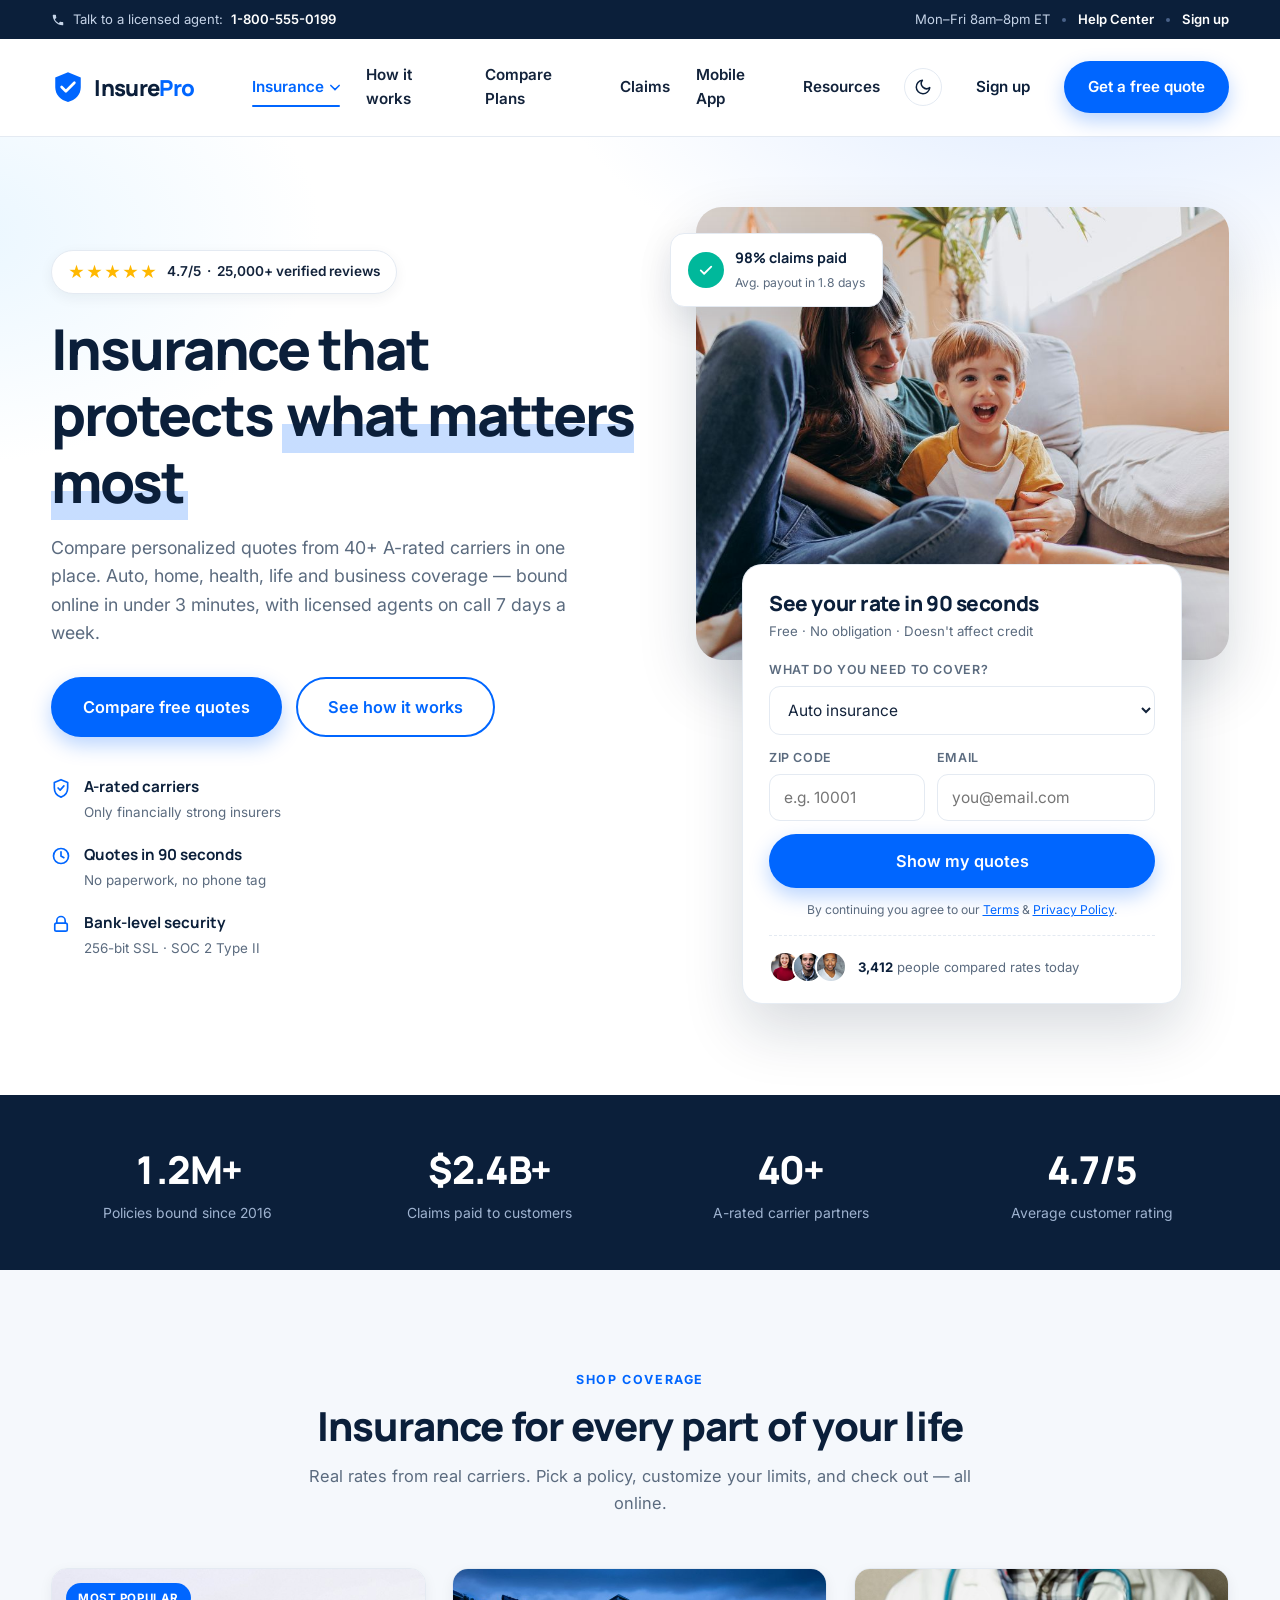
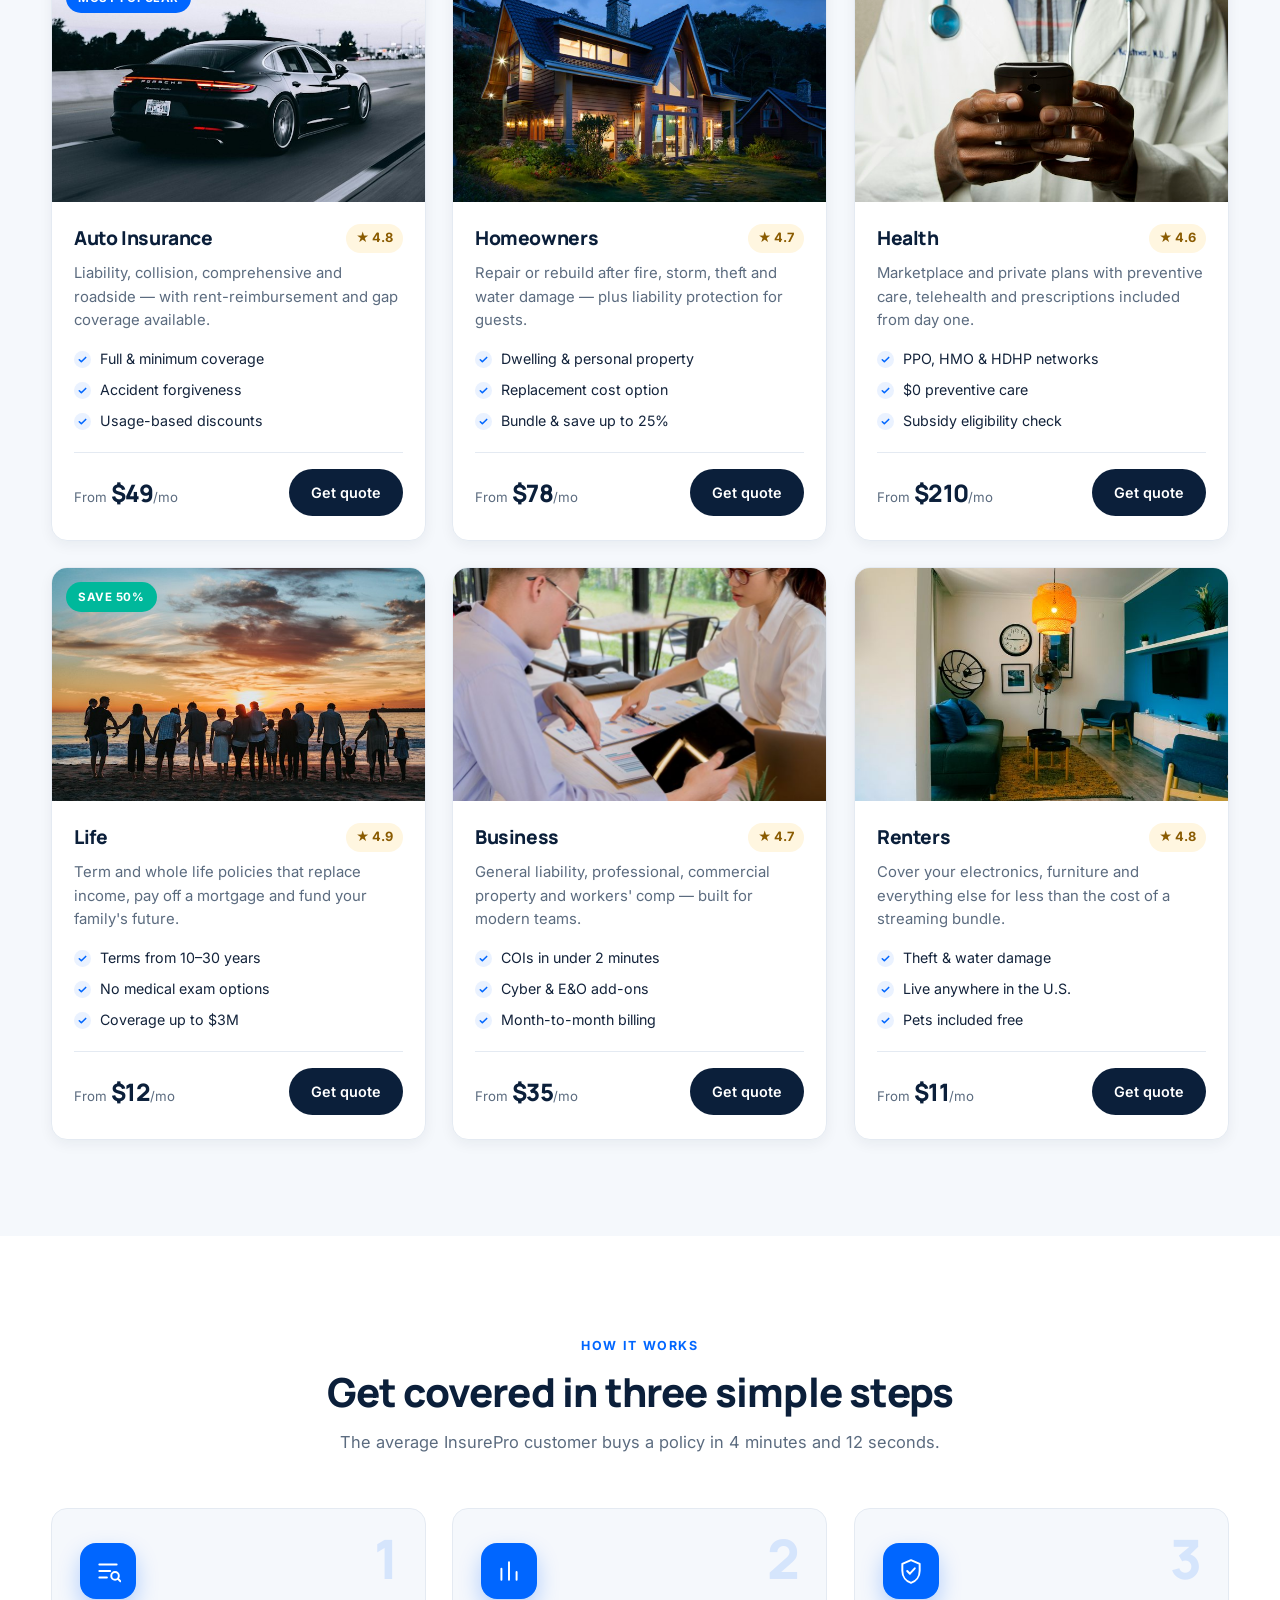
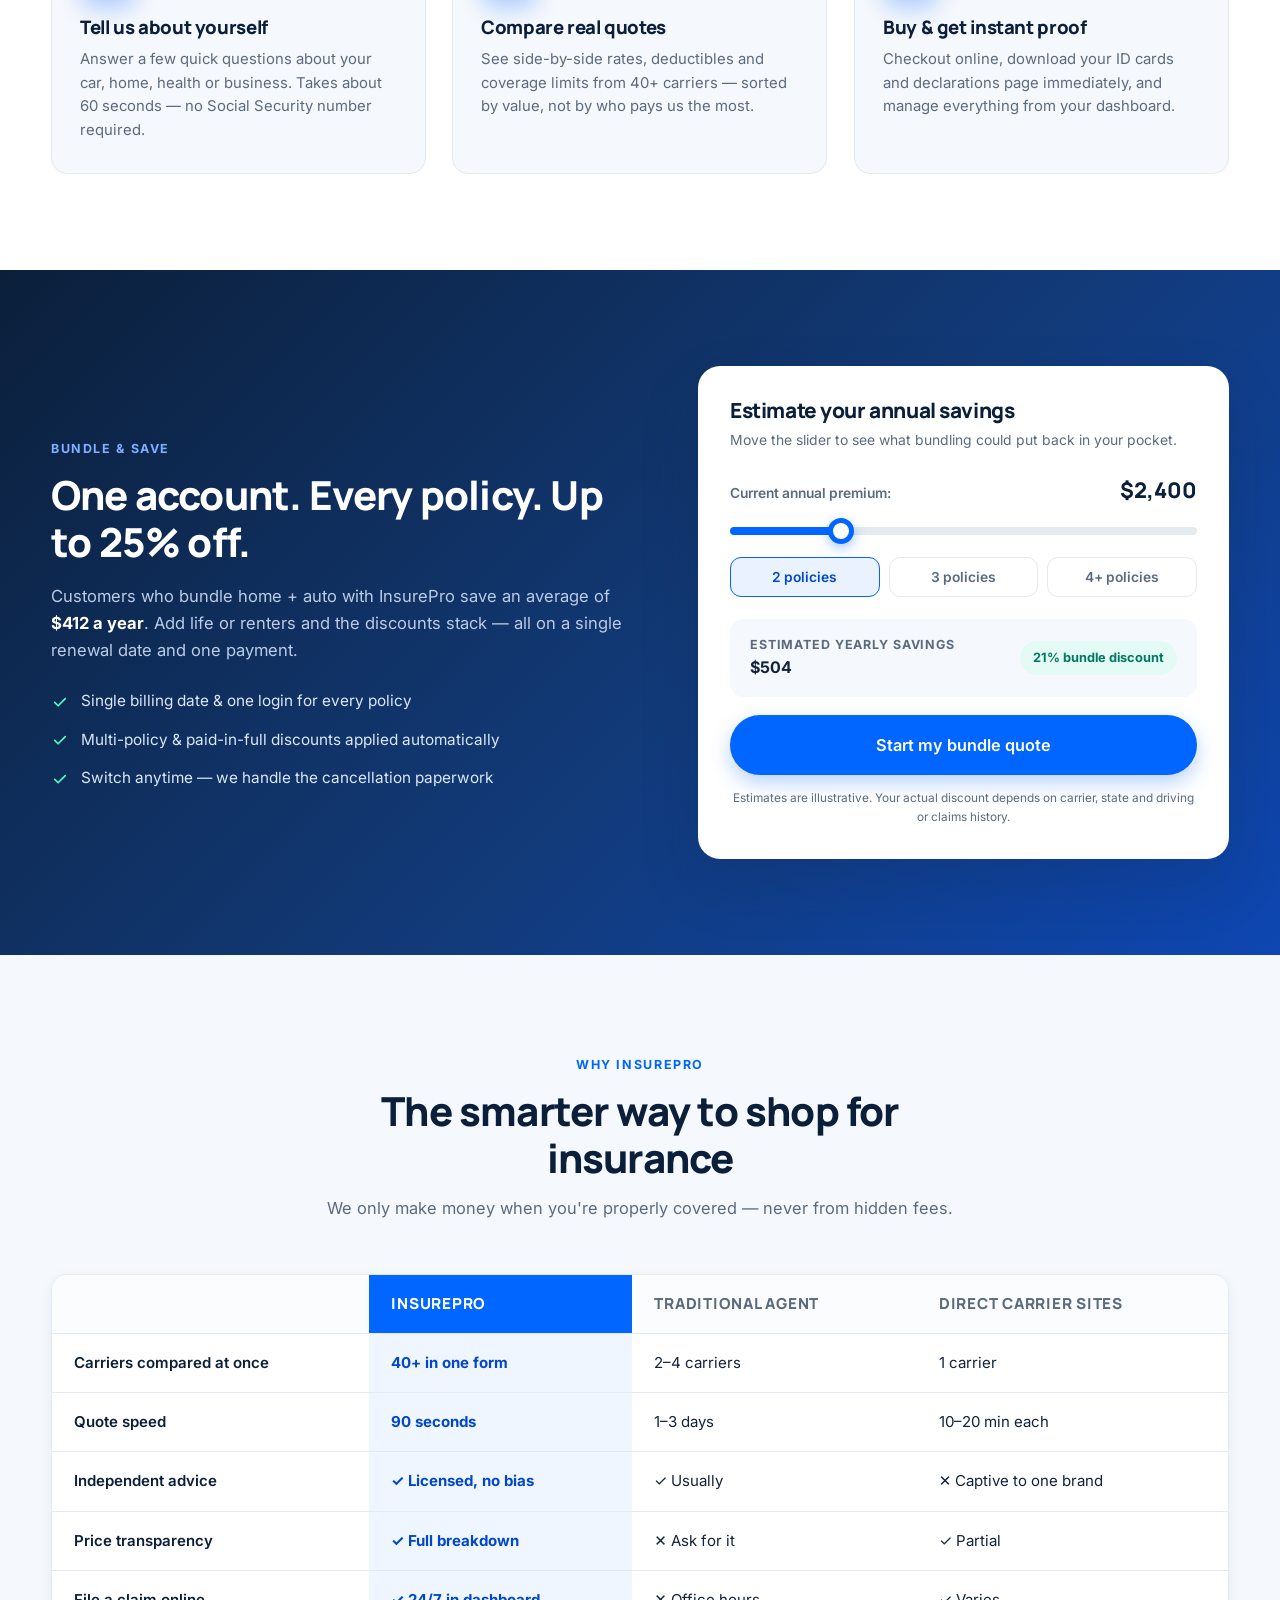
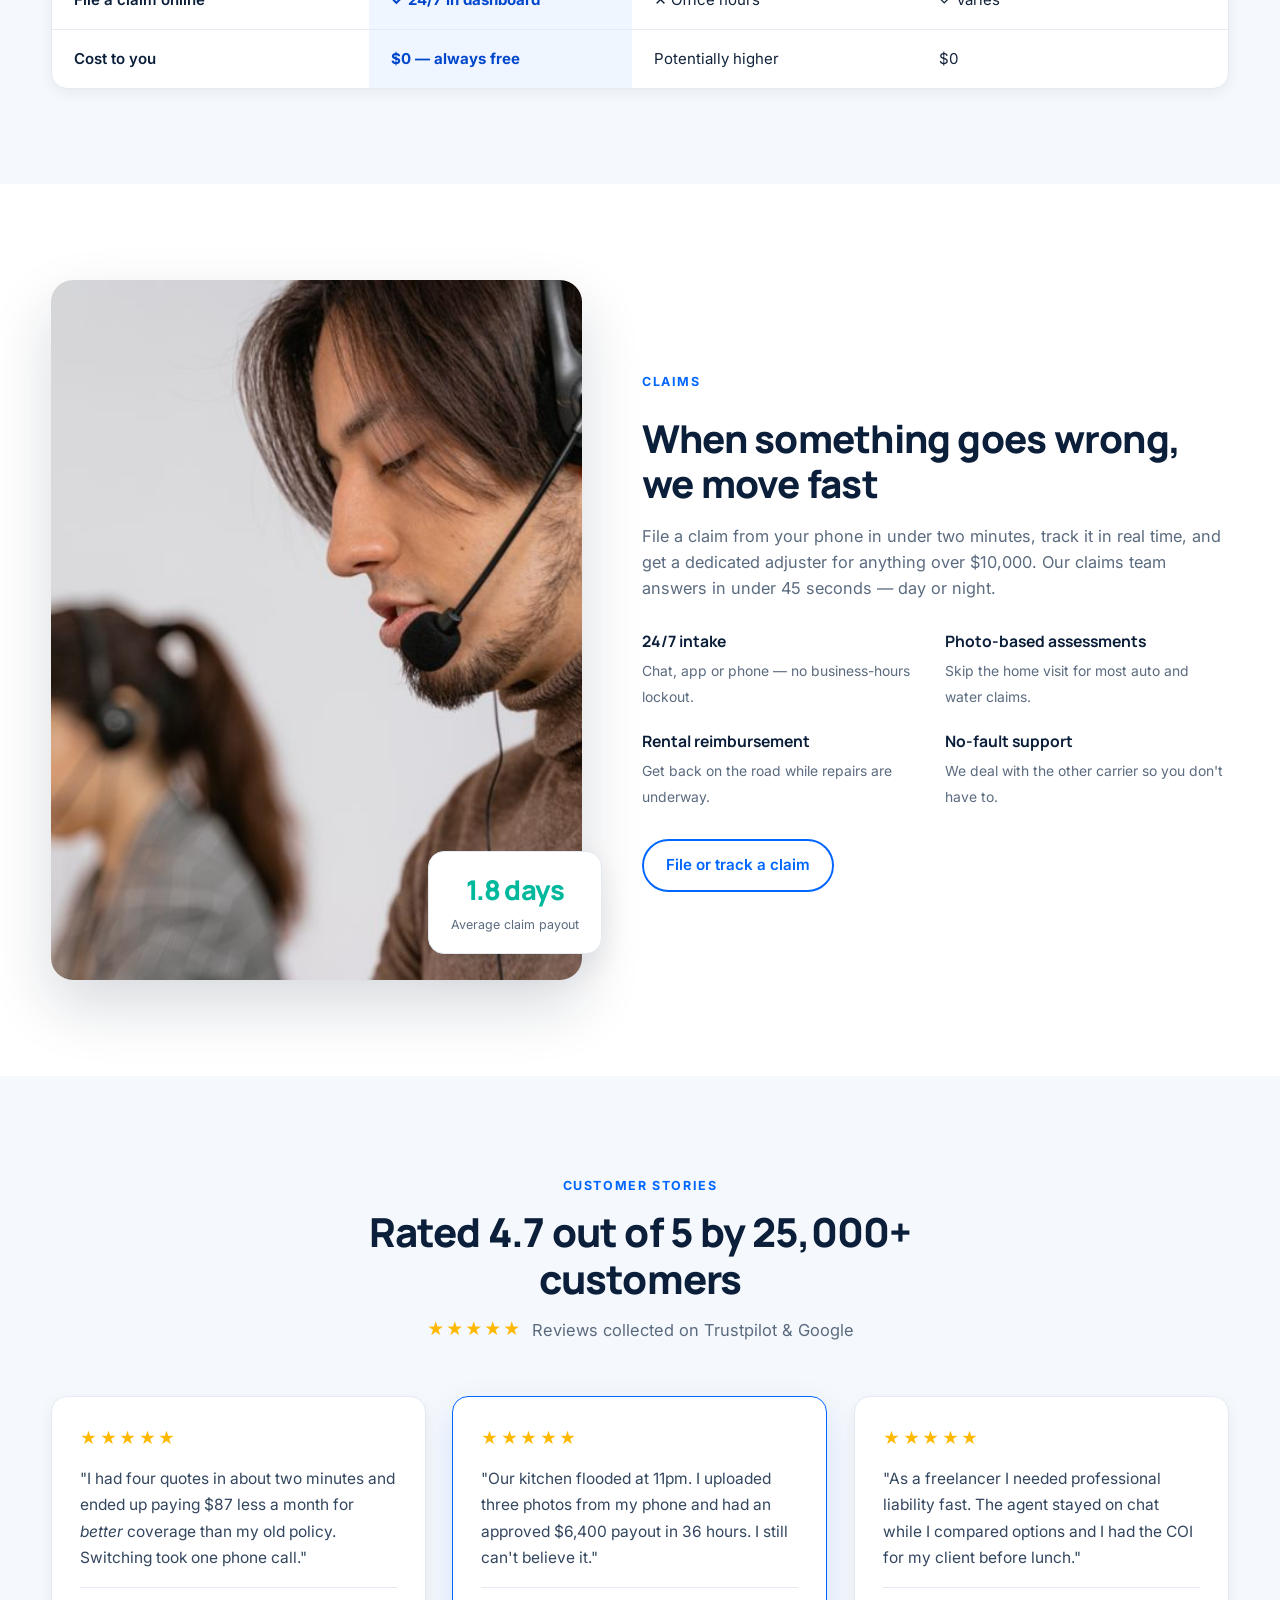
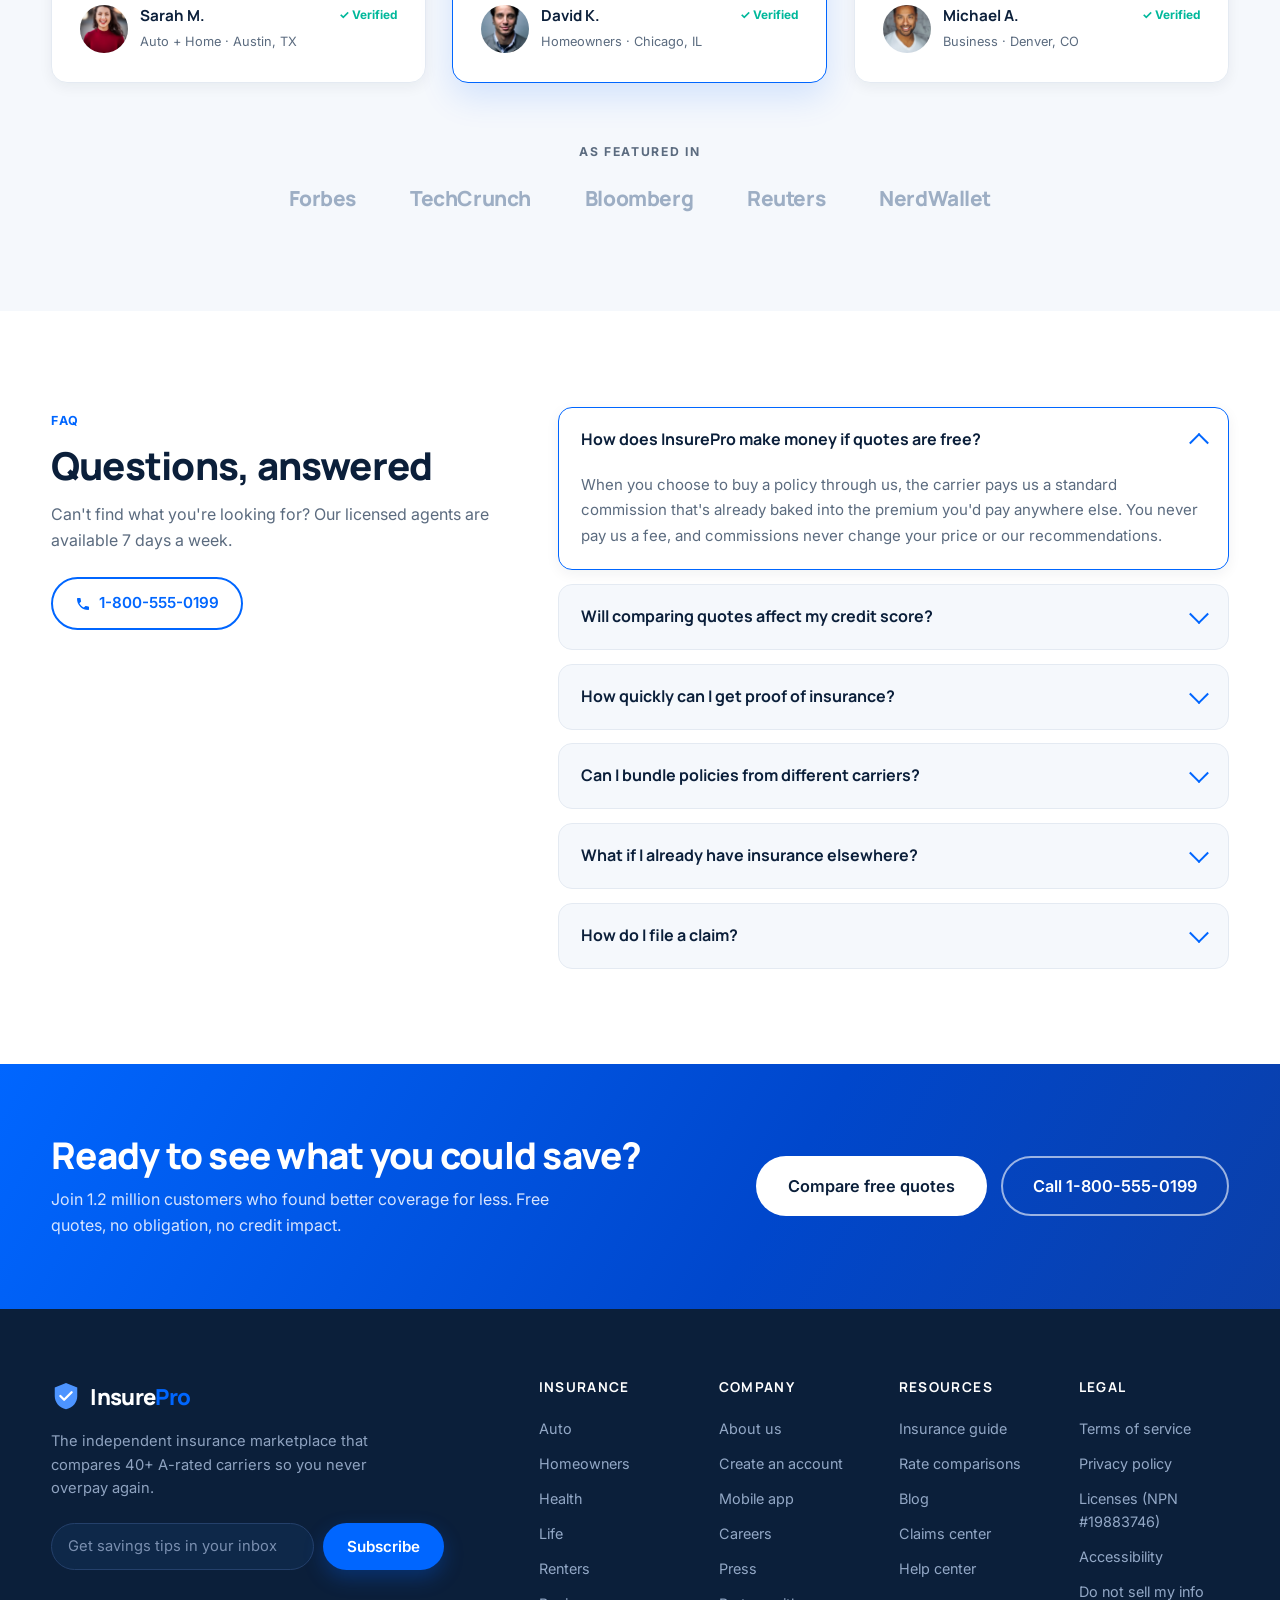
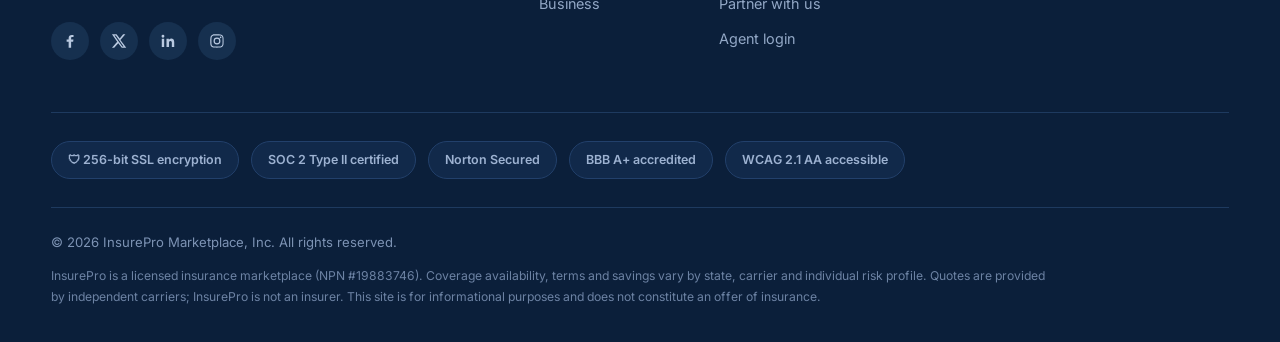
<file: index.html>
<!DOCTYPE html>
<html lang="en">
<head>
    <meta charset="UTF-8">
    <meta name="viewport" content="width=device-width, initial-scale=1.0">

    <!-- SEO -->
    <title>InsurePro | Compare &amp; Buy Insurance Online in Minutes</title>
    <meta name="description" content="Compare personalized quotes from 40+ A-rated insurance carriers. Auto, home, health, life, renters and business insurance — bound online in minutes with licensed agent support.">
    <meta name="theme-color" content="#0B1F3A">
    <meta property="og:title" content="InsurePro | Compare &amp; Buy Insurance Online in Minutes">
    <meta property="og:description" content="One marketplace. 40+ top-rated carriers. Get covered in under 3 minutes.">
    <meta property="og:type" content="website">

    <!-- Favicon (inline shield) -->
    <link rel="icon" href="data:image/svg+xml,%3Csvg xmlns='http://www.w3.org/2000/svg' viewBox='0 0 32 32'%3E%3Cpath d='M16 2 4 7v9c0 7.5 5.1 12.4 12 14 6.9-1.6 12-6.5 12-14V7L16 2z' fill='%230066FF'/%3E%3Cpath d='m10 16 4 4 8-8' stroke='white' stroke-width='2.5' fill='none' stroke-linecap='round' stroke-linejoin='round'/%3E%3C/svg%3E">

    <!-- Fonts -->
    <link rel="preconnect" href="https://fonts.googleapis.com">
    <link rel="preconnect" href="https://fonts.gstatic.com" crossorigin>
    <link href="https://fonts.googleapis.com/css2?family=Inter:wght@400;500;600;700&family=Manrope:wght@600;700;800&display=swap" rel="stylesheet">

    <link rel="stylesheet" href="main.css">
    <script>
        document.documentElement.classList.add('js');
        // Apply saved theme before first paint (no flash)
        try {
            var t = localStorage.getItem('ip-theme');
            if (!t) t = window.matchMedia('(prefers-color-scheme: dark)').matches ? 'dark' : 'light';
            document.documentElement.setAttribute('data-theme', t);
        } catch (e) { document.documentElement.setAttribute('data-theme', 'light'); }
    </script>
</head>
<body>

<a class="skip-link" href="#main">Skip to main content</a>

<!-- ============ TOP UTILITY BAR ============ -->
<div class="topbar">
    <div class="container topbar-inner">
        <p class="topbar-item">
            <svg viewBox="0 0 24 24" width="14" height="14" aria-hidden="true"><path fill="currentColor" d="M6.6 10.8c1.4 2.8 3.8 5.1 6.6 6.6l2.2-2.2c.3-.3.7-.4 1-.2 1.1.4 2.3.6 3.6.6.6 0 1 .4 1 1V20c0 .6-.4 1-1 1C10.6 21 3 13.4 3 4c0-.6.4-1 1-1h3.5c.6 0 1 .4 1 1 0 1.2.2 2.4.6 3.6.1.3 0 .7-.2 1l-2.3 2.2z"/></svg>
            Talk to a licensed agent: <a href="tel:18005550199">1-800-555-0199</a>
        </p>
        <p class="topbar-item topbar-right">
            <span>Mon–Fri 8am–8pm ET</span>
            <span class="dot" aria-hidden="true"></span>
            <a href="#faq">Help Center</a>
            <span class="dot" aria-hidden="true"></span>
            <a href="signup.html">Sign up</a>
        </p>
    </div>
</div>

<!-- ============ HEADER ============ -->
<header class="site-header" id="top">
    <nav class="navbar container" aria-label="Main navigation">
        <a class="logo" href="#top" aria-label="InsurePro home">
            <svg class="logo-mark" viewBox="0 0 32 32" width="34" height="34" aria-hidden="true">
                <path d="M16 2 4 7v9c0 7.5 5.1 12.4 12 14 6.9-1.6 12-6.5 12-14V7L16 2z" fill="#0066FF"/>
                <path d="m10 16 4 4 8-8" stroke="#fff" stroke-width="2.5" fill="none" stroke-linecap="round" stroke-linejoin="round"/>
            </svg>
            <span>Insure<em>Pro</em></span>
        </a>

        <button
            class="nav-toggle"
            id="nav-toggle"
            type="button"
            aria-expanded="false"
            aria-controls="nav-menu"
            aria-label="Open menu">
            <span class="nav-toggle-bar"></span>
            <span class="nav-toggle-bar"></span>
            <span class="nav-toggle-bar"></span>
        </button>

        <div class="nav-menu" id="nav-menu">
            <ul class="nav-links">
                <li class="has-dropdown">
                    <a href="#products">Insurance <svg class="chev" viewBox="0 0 12 8" width="10" height="7" aria-hidden="true"><path d="M1 1.5 6 6.5l5-5" stroke="currentColor" stroke-width="1.8" fill="none" stroke-linecap="round"/></svg></a>
                    <ul class="dropdown">
                        <li><a href="#products">Auto Insurance</a></li>
                        <li><a href="#products">Homeowners Insurance</a></li>
                        <li><a href="#products">Health Insurance</a></li>
                        <li><a href="#products">Life Insurance</a></li>
                        <li><a href="#products">Renters Insurance</a></li>
                        <li><a href="#products">Business Insurance</a></li>
                    </ul>
                </li>
                <li><a href="#how">How it works</a></li>
                <li><a href="#compare">Compare Plans</a></li>
                <li><a href="#claims">Claims</a></li>
                <li><a href="app.html">Mobile App</a></li>
                <li><a href="#faq">Resources</a></li>
            </ul>

            <div class="nav-actions">
                <button class="theme-toggle" id="theme-toggle" type="button" aria-label="Switch to dark mode" title="Toggle dark mode">
                    <svg class="theme-icon-moon" viewBox="0 0 24 24" fill="none" stroke="currentColor" stroke-width="2" stroke-linecap="round" stroke-linejoin="round" aria-hidden="true"><path d="M21 12.8A9 9 0 1 1 11.2 3a7 7 0 0 0 9.8 9.8z"/></svg>
                    <svg class="theme-icon-sun" viewBox="0 0 24 24" fill="none" stroke="currentColor" stroke-width="2" stroke-linecap="round" stroke-linejoin="round" aria-hidden="true"><circle cx="12" cy="12" r="4"/><path d="M12 2v2m0 16v2M4.9 4.9l1.4 1.4m11.4 11.4 1.4 1.4M2 12h2m16 0h2M4.9 19.1l1.4-1.4m11.4-11.4 1.4-1.4"/></svg>
                </button>
                <a href="signup.html" class="btn btn-ghost">Sign up</a>
                <a href="#quote" class="btn btn-primary">Get a free quote</a>
            </div>
        </div>
    </nav>
    <div class="nav-backdrop" id="nav-backdrop" hidden></div>
</header>

<main id="main">

<!-- ============ HERO ============ -->
<section class="hero">
    <div class="container hero-grid">
        <div class="hero-copy">
            <span class="pill" data-reveal>
                <span class="stars" aria-hidden="true">★★★★★</span>
                4.7/5 &nbsp;·&nbsp; 25,000+ verified reviews
            </span>

            <h1 data-reveal>Insurance that protects <span class="hl">what matters most</span></h1>

            <p class="lead" data-reveal>
                Compare personalized quotes from 40+ A-rated carriers in one place.
                Auto, home, health, life and business coverage — bound online in under
                3 minutes, with licensed agents on call 7 days a week.
            </p>

            <div class="hero-cta" data-reveal>
                <a href="#quote" class="btn btn-primary btn-lg">Compare free quotes</a>
                <a href="#how" class="btn btn-outline btn-lg">See how it works</a>
            </div>

            <ul class="hero-proof" data-reveal>
                <li>
                    <svg viewBox="0 0 24 24" width="20" height="20" aria-hidden="true"><path fill="none" stroke="#0066FF" stroke-width="2" stroke-linecap="round" stroke-linejoin="round" d="M12 2 4 5.5v6.2C4 17.4 7.5 21.6 12 23c4.5-1.4 8-5.6 8-11.3V5.5L12 2z"/><path fill="none" stroke="#0066FF" stroke-width="2" stroke-linecap="round" stroke-linejoin="round" d="m8.5 12 2.5 2.5 4.5-5"/></svg>
                    <div><strong>A-rated carriers</strong><span>Only financially strong insurers</span></div>
                </li>
                <li>
                    <svg viewBox="0 0 24 24" width="20" height="20" aria-hidden="true"><circle cx="12" cy="12" r="9" fill="none" stroke="#0066FF" stroke-width="2"/><path fill="none" stroke="#0066FF" stroke-width="2" stroke-linecap="round" d="M12 7v5l3.5 2"/></svg>
                    <div><strong>Quotes in 90 seconds</strong><span>No paperwork, no phone tag</span></div>
                </li>
                <li>
                    <svg viewBox="0 0 24 24" width="20" height="20" aria-hidden="true"><path fill="none" stroke="#0066FF" stroke-width="2" stroke-linecap="round" stroke-linejoin="round" d="M7 11V8a5 5 0 0 1 10 0v3"/><rect x="4.5" y="11" width="15" height="9.5" rx="2" fill="none" stroke="#0066FF" stroke-width="2"/></svg>
                    <div><strong>Bank-level security</strong><span>256-bit SSL · SOC 2 Type II</span></div>
                </li>
            </ul>
        </div>

        <!-- Hero visual + floating quote card -->
        <div class="hero-visual">
            <div class="hero-img-wrap" data-reveal>
                <img src="images/hero-family.jpg"
                     alt="Mother and young child laughing together on the sofa at home"
                     width="1100" height="733" fetchpriority="high"
                     onerror="this.onerror=null;this.src='https://picsum.photos/seed/insurepro-family/1100/733';">
            </div>

            <div class="quote-card" id="quote" data-reveal>
                <h2>See your rate in 90 seconds</h2>
                <p class="quote-sub">Free · No obligation · Doesn't affect credit</p>

                <form id="quote-form" novalidate>
                    <label class="field">
                        <span>What do you need to cover?</span>
                        <select name="coverage">
                            <option value="auto">Auto insurance</option>
                            <option value="home">Homeowners insurance</option>
                            <option value="health">Health insurance</option>
                            <option value="life">Life insurance</option>
                            <option value="renters">Renters insurance</option>
                            <option value="business">Business insurance</option>
                        </select>
                    </label>

                    <div class="field-row">
                        <label class="field">
                            <span>ZIP code</span>
                            <input type="text" name="zip" inputmode="numeric" maxlength="5"
                                   placeholder="e.g. 10001" autocomplete="postal-code" aria-label="ZIP code">
                        </label>
                        <label class="field">
                            <span>Email</span>
                            <input id="quote-email" name="email" type="email"
                                   placeholder="you@email.com" autocomplete="email"
                                   aria-describedby="quote-status" required>
                        </label>
                    </div>

                    <button type="submit" class="btn btn-primary btn-block btn-lg">Show my quotes</button>
                    <p class="form-status" id="quote-status" role="status" aria-live="polite" hidden></p>
                    <p class="form-note">By continuing you agree to our <a href="#">Terms</a> &amp; <a href="#">Privacy Policy</a>.</p>
                </form>

                <div class="quote-card-foot">
                    <span class="avatar-stack" aria-hidden="true">
                        <img src="images/avatar1.jpg" alt="" width="32" height="32">
                        <img src="images/avatar2.jpg" alt="" width="32" height="32">
                        <img src="images/avatar3.jpg" alt="" width="32" height="32">
                    </span>
                    <span><strong>3,412</strong> people compared rates today</span>
                </div>
            </div>

            <div class="float-badge float-badge-claims">
                <span class="badge-icon badge-icon-green" aria-hidden="true">
                    <svg viewBox="0 0 24 24" width="18" height="18"><path fill="none" stroke="#fff" stroke-width="2.4" stroke-linecap="round" stroke-linejoin="round" d="m5 12.5 4.5 4.5L19 7.5"/></svg>
                </span>
                <div><strong>98% claims paid</strong><span>Avg. payout in 1.8 days</span></div>
            </div>
        </div>
    </div>
</section>

<!-- ============ STATS ============ -->
<section class="stats">
    <div class="container stats-grid">
        <div data-reveal><strong data-count="1200000" data-suffix="+">1.2M+</strong><span>Policies bound since 2016</span></div>
        <div data-reveal><strong>$2.4B+</strong><span>Claims paid to customers</span></div>
        <div data-reveal><strong data-count="40" data-suffix="+">40+</strong><span>A-rated carrier partners</span></div>
        <div data-reveal><strong>4.7/5</strong><span>Average customer rating</span></div>
    </div>
</section>

<!-- ============ PRODUCTS ============ -->
<section class="products" id="products">
    <div class="container">
        <div class="section-head" data-reveal>
            <span class="eyebrow">Shop coverage</span>
            <h2>Insurance for every part of your life</h2>
            <p>Real rates from real carriers. Pick a policy, customize your limits, and check out — all online.</p>
        </div>

        <div class="product-grid">

            <article class="product-card" data-reveal>
                <div class="product-media">
                    <img src="images/auto.jpg"
                         alt="Black sports car driving on an open highway" width="700" height="440" loading="lazy"
                         onerror="this.onerror=null;this.src='https://picsum.photos/seed/insurepro-auto/700/440';">
                    <span class="tag">Most popular</span>
                </div>
                <div class="product-body">
                    <div class="product-top">
                        <h3>Auto Insurance</h3>
                        <span class="rating" aria-label="Rated 4.8 out of 5">★ 4.8</span>
                    </div>
                    <p>Liability, collision, comprehensive and roadside — with rent-reimbursement and gap coverage available.</p>
                    <ul class="ticks">
                        <li>Full &amp; minimum coverage</li>
                        <li>Accident forgiveness</li>
                        <li>Usage-based discounts</li>
                    </ul>
                    <div class="price-row">
                        <span class="price">From <strong>$49</strong>/mo</span>
                        <a href="#quote" class="btn btn-dark">Get quote</a>
                    </div>
                </div>
            </article>

            <article class="product-card" data-reveal>
                <div class="product-media">
                    <img src="images/home.jpg"
                         alt="Family house glowing warmly at dusk" width="700" height="440" loading="lazy"
                         onerror="this.onerror=null;this.src='https://picsum.photos/seed/insurepro-home/700/440';">
                </div>
                <div class="product-body">
                    <div class="product-top">
                        <h3>Homeowners</h3>
                        <span class="rating" aria-label="Rated 4.7 out of 5">★ 4.7</span>
                    </div>
                    <p>Repair or rebuild after fire, storm, theft and water damage — plus liability protection for guests.</p>
                    <ul class="ticks">
                        <li>Dwelling &amp; personal property</li>
                        <li>Replacement cost option</li>
                        <li>Bundle &amp; save up to 25%</li>
                    </ul>
                    <div class="price-row">
                        <span class="price">From <strong>$78</strong>/mo</span>
                        <a href="#quote" class="btn btn-dark">Get quote</a>
                    </div>
                </div>
            </article>

            <article class="product-card" data-reveal>
                <div class="product-media">
                    <img src="images/health.jpg"
                         alt="Doctor in a white coat using a smartphone" width="700" height="440" loading="lazy"
                         onerror="this.onerror=null;this.src='https://picsum.photos/seed/insurepro-health/700/440';">
                </div>
                <div class="product-body">
                    <div class="product-top">
                        <h3>Health</h3>
                        <span class="rating" aria-label="Rated 4.6 out of 5">★ 4.6</span>
                    </div>
                    <p>Marketplace and private plans with preventive care, telehealth and prescriptions included from day one.</p>
                    <ul class="ticks">
                        <li>PPO, HMO &amp; HDHP networks</li>
                        <li>$0 preventive care</li>
                        <li>Subsidy eligibility check</li>
                    </ul>
                    <div class="price-row">
                        <span class="price">From <strong>$210</strong>/mo</span>
                        <a href="#quote" class="btn btn-dark">Get quote</a>
                    </div>
                </div>
            </article>

            <article class="product-card" data-reveal>
                <div class="product-media">
                    <img src="images/life.jpg"
                         alt="Extended family holding hands together at sunset" width="700" height="440" loading="lazy"
                         onerror="this.onerror=null;this.src='https://picsum.photos/seed/insurepro-life/700/440';">
                    <span class="tag tag-teal">Save 50%</span>
                </div>
                <div class="product-body">
                    <div class="product-top">
                        <h3>Life</h3>
                        <span class="rating" aria-label="Rated 4.9 out of 5">★ 4.9</span>
                    </div>
                    <p>Term and whole life policies that replace income, pay off a mortgage and fund your family's future.</p>
                    <ul class="ticks">
                        <li>Terms from 10–30 years</li>
                        <li>No medical exam options</li>
                        <li>Coverage up to $3M</li>
                    </ul>
                    <div class="price-row">
                        <span class="price">From <strong>$12</strong>/mo</span>
                        <a href="#quote" class="btn btn-dark">Get quote</a>
                    </div>
                </div>
            </article>

            <article class="product-card" data-reveal>
                <div class="product-media">
                    <img src="images/business.jpg"
                         alt="Two colleagues reviewing business finances and charts" width="700" height="440" loading="lazy"
                         onerror="this.onerror=null;this.src='https://picsum.photos/seed/insurepro-biz/700/440';">
                </div>
                <div class="product-body">
                    <div class="product-top">
                        <h3>Business</h3>
                        <span class="rating" aria-label="Rated 4.7 out of 5">★ 4.7</span>
                    </div>
                    <p>General liability, professional, commercial property and workers' comp — built for modern teams.</p>
                    <ul class="ticks">
                        <li>COIs in under 2 minutes</li>
                        <li>Cyber &amp; E&amp;O add-ons</li>
                        <li>Month-to-month billing</li>
                    </ul>
                    <div class="price-row">
                        <span class="price">From <strong>$35</strong>/mo</span>
                        <a href="#quote" class="btn btn-dark">Get quote</a>
                    </div>
                </div>
            </article>

            <article class="product-card" data-reveal>
                <div class="product-media">
                    <img src="images/renters.jpg"
                         alt="Bright, furnished apartment living room" width="700" height="440" loading="lazy"
                         onerror="this.onerror=null;this.src='https://picsum.photos/seed/insurepro-renters/700/440';">
                </div>
                <div class="product-body">
                    <div class="product-top">
                        <h3>Renters</h3>
                        <span class="rating" aria-label="Rated 4.8 out of 5">★ 4.8</span>
                    </div>
                    <p>Cover your electronics, furniture and everything else for less than the cost of a streaming bundle.</p>
                    <ul class="ticks">
                        <li>Theft &amp; water damage</li>
                        <li>Live anywhere in the U.S.</li>
                        <li>Pets included free</li>
                    </ul>
                    <div class="price-row">
                        <span class="price">From <strong>$11</strong>/mo</span>
                        <a href="#quote" class="btn btn-dark">Get quote</a>
                    </div>
                </div>
            </article>

        </div>
    </div>
</section>

<!-- ============ HOW IT WORKS ============ -->
<section class="how" id="how">
    <div class="container">
        <div class="section-head" data-reveal>
            <span class="eyebrow">How it works</span>
            <h2>Get covered in three simple steps</h2>
            <p>The average InsurePro customer buys a policy in 4 minutes and 12 seconds.</p>
        </div>

        <ol class="steps">
            <li class="step" data-reveal>
                <span class="step-num">1</span>
                <span class="step-icon" aria-hidden="true">
                    <svg viewBox="0 0 24 24" width="26" height="26"><path fill="none" stroke="currentColor" stroke-width="1.8" stroke-linecap="round" stroke-linejoin="round" d="M4 6h16M4 12h10M4 18h7"/><circle cx="18.5" cy="16.5" r="3.5" fill="none" stroke="currentColor" stroke-width="1.8"/><path fill="none" stroke="currentColor" stroke-width="1.8" stroke-linecap="round" d="m21.2 19.2 2.3 2.3"/></svg>
                </span>
                <h3>Tell us about yourself</h3>
                <p>Answer a few quick questions about your car, home, health or business. Takes about 60 seconds — no Social Security number required.</p>
            </li>
            <li class="step" data-reveal>
                <span class="step-num">2</span>
                <span class="step-icon" aria-hidden="true">
                    <svg viewBox="0 0 24 24" width="26" height="26"><path fill="none" stroke="currentColor" stroke-width="1.8" stroke-linecap="round" stroke-linejoin="round" d="M5 20V10M12 20V4M19 20v-7"/></svg>
                </span>
                <h3>Compare real quotes</h3>
                <p>See side-by-side rates, deductibles and coverage limits from 40+ carriers — sorted by value, not by who pays us the most.</p>
            </li>
            <li class="step" data-reveal>
                <span class="step-num">3</span>
                <span class="step-icon" aria-hidden="true">
                    <svg viewBox="0 0 24 24" width="26" height="26"><path fill="none" stroke="currentColor" stroke-width="1.8" stroke-linecap="round" stroke-linejoin="round" d="M12 2 4 5.5v6.2C4 17.4 7.5 21.6 12 23c4.5-1.4 8-5.6 8-11.3V5.5L12 2z"/><path fill="none" stroke="currentColor" stroke-width="1.8" stroke-linecap="round" stroke-linejoin="round" d="m8.5 12 2.5 2.5 4.5-5"/></svg>
                </span>
                <h3>Buy &amp; get instant proof</h3>
                <p>Checkout online, download your ID cards and declarations page immediately, and manage everything from your dashboard.</p>
            </li>
        </ol>
    </div>
</section>

<!-- ============ BUNDLE & SAVE ============ -->
<section class="bundle" id="bundle">
    <div class="container bundle-grid">
        <div class="bundle-copy" data-reveal>
            <span class="eyebrow eyebrow-light">Bundle &amp; save</span>
            <h2>One account. Every policy. Up to 25% off.</h2>
            <p>Customers who bundle home + auto with InsurePro save an average of <strong>$412 a year</strong>. Add life or renters and the discounts stack — all on a single renewal date and one payment.</p>

            <ul class="bundle-perks">
                <li>
                    <svg viewBox="0 0 24 24" width="18" height="18" aria-hidden="true"><path fill="none" stroke="currentColor" stroke-width="2.2" stroke-linecap="round" stroke-linejoin="round" d="m5 12.5 4.5 4.5L19 7.5"/></svg>
                    Single billing date &amp; one login for every policy
                </li>
                <li>
                    <svg viewBox="0 0 24 24" width="18" height="18" aria-hidden="true"><path fill="none" stroke="currentColor" stroke-width="2.2" stroke-linecap="round" stroke-linejoin="round" d="m5 12.5 4.5 4.5L19 7.5"/></svg>
                    Multi-policy &amp; paid-in-full discounts applied automatically
                </li>
                <li>
                    <svg viewBox="0 0 24 24" width="18" height="18" aria-hidden="true"><path fill="none" stroke="currentColor" stroke-width="2.2" stroke-linecap="round" stroke-linejoin="round" d="m5 12.5 4.5 4.5L19 7.5"/></svg>
                    Switch anytime — we handle the cancellation paperwork
                </li>
            </ul>
        </div>

        <div class="calculator" data-reveal>
            <h3>Estimate your annual savings</h3>
            <p class="calc-sub">Move the slider to see what bundling could put back in your pocket.</p>

            <label class="calc-label" for="bundle-premium">
                Current annual premium: <output id="premium-out" for="bundle-premium">$2,400</output>
            </label>
            <input type="range" id="bundle-premium" min="800" max="8000" step="100" value="2400"
                   aria-label="Current annual premium in dollars">

            <div class="calc-toggle" role="group" aria-label="Policies in your bundle">
                <button type="button" class="toggle-btn is-active" data-policies="2" aria-pressed="true">2 policies</button>
                <button type="button" class="toggle-btn" data-policies="3" aria-pressed="false">3 policies</button>
                <button type="button" class="toggle-btn" data-policies="4" aria-pressed="false">4+ policies</button>
            </div>

            <div class="calc-result">
                <div>
                    <span class="calc-label-sm">Estimated yearly savings</span>
                    <strong id="savings-out">$504</strong>
                </div>
                <span class="calc-rate" id="rate-out">21% bundle discount</span>
            </div>

            <a href="#quote" class="btn btn-primary btn-block btn-lg">Start my bundle quote</a>
            <p class="calc-note">Estimates are illustrative. Your actual discount depends on carrier, state and driving or claims history.</p>
        </div>
    </div>
</section>

<!-- ============ COMPARE ============ -->
<section class="compare" id="compare">
    <div class="container">
        <div class="section-head" data-reveal>
            <span class="eyebrow">Why InsurePro</span>
            <h2>The smarter way to shop for insurance</h2>
            <p>We only make money when you're properly covered — never from hidden fees.</p>
        </div>

        <div class="table-wrap" data-reveal>
            <table class="compare-table">
                <caption class="sr-only">Comparison of InsurePro, traditional agents and direct carriers</caption>
                <thead>
                    <tr>
                        <th scope="col" class="col-feature">&nbsp;</th>
                        <th scope="col" class="col-brand">InsurePro</th>
                        <th scope="col">Traditional agent</th>
                        <th scope="col">Direct carrier sites</th>
                    </tr>
                </thead>
                <tbody>
                    <tr>
                        <th scope="row">Carriers compared at once</th>
                        <td class="col-brand"><span class="yes">40+ in one form</span></td>
                        <td>2–4 carriers</td>
                        <td>1 carrier</td>
                    </tr>
                    <tr>
                        <th scope="row">Quote speed</th>
                        <td class="col-brand"><span class="yes">90 seconds</span></td>
                        <td>1–3 days</td>
                        <td>10–20 min each</td>
                    </tr>
                    <tr>
                        <th scope="row">Independent advice</th>
                        <td class="col-brand"><span class="yes">✓ Licensed, no bias</span></td>
                        <td>✓ Usually</td>
                        <td>✕ Captive to one brand</td>
                    </tr>
                    <tr>
                        <th scope="row">Price transparency</th>
                        <td class="col-brand"><span class="yes">✓ Full breakdown</span></td>
                        <td>✕ Ask for it</td>
                        <td>✓ Partial</td>
                    </tr>
                    <tr>
                        <th scope="row">File a claim online</th>
                        <td class="col-brand"><span class="yes">✓ 24/7 in dashboard</span></td>
                        <td>✕ Office hours</td>
                        <td>✓ Varies</td>
                    </tr>
                    <tr>
                        <th scope="row">Cost to you</th>
                        <td class="col-brand"><span class="yes">$0 — always free</span></td>
                        <td>Potentially higher</td>
                        <td>$0</td>
                    </tr>
                </tbody>
            </table>
        </div>
    </div>
</section>

<!-- ============ CLAIMS ============ -->
<section class="claims" id="claims">
    <div class="container claims-grid">
        <div class="claims-media" data-reveal>
            <img src="images/claims.jpg"
                 alt="Licensed insurance specialists answering claims calls" width="900" height="700" loading="lazy"
                 onerror="this.onerror=null;this.src='https://picsum.photos/seed/insurepro-claims/900/700';">
            <div class="claims-stat">
                <strong>1.8 days</strong>
                <span>Average claim payout</span>
            </div>
        </div>

        <div class="claims-copy" data-reveal>
            <span class="eyebrow">Claims</span>
            <h2>When something goes wrong, we move fast</h2>
            <p>File a claim from your phone in under two minutes, track it in real time, and get a dedicated adjuster for anything over $10,000. Our claims team answers in under 45 seconds — day or night.</p>

            <div class="claim-features">
                <div>
                    <strong>24/7 intake</strong>
                    <span>Chat, app or phone — no business-hours lockout.</span>
                </div>
                <div>
                    <strong>Photo-based assessments</strong>
                    <span>Skip the home visit for most auto and water claims.</span>
                </div>
                <div>
                    <strong>Rental reimbursement</strong>
                    <span>Get back on the road while repairs are underway.</span>
                </div>
                <div>
                    <strong>No-fault support</strong>
                    <span>We deal with the other carrier so you don't have to.</span>
                </div>
            </div>

            <a href="#quote" class="btn btn-outline">File or track a claim</a>
        </div>
    </div>
</section>

<!-- ============ TESTIMONIALS ============ -->
<section class="testimonials" id="testimonials">
    <div class="container">
        <div class="section-head" data-reveal>
            <span class="eyebrow">Customer stories</span>
            <h2>Rated 4.7 out of 5 by 25,000+ customers</h2>
            <p class="tp-line"><span class="tp-stars" aria-hidden="true">★★★★★</span> Reviews collected on Trustpilot &amp; Google</p>
        </div>

        <div class="testimonial-grid">
            <figure class="testimonial-card" data-reveal>
                <div class="stars" aria-label="5 out of 5 stars">★★★★★</div>
                <blockquote>
                    "I had four quotes in about two minutes and ended up paying $87 less a month for
                    <em>better</em> coverage than my old policy. Switching took one phone call."
                </blockquote>
                <figcaption>
                    <img src="images/avatar1.jpg" alt="" width="48" height="48" loading="lazy">
                    <div>
                        <strong>Sarah M.</strong>
                        <span>Auto + Home · Austin, TX</span>
                    </div>
                    <span class="verified">✓ Verified</span>
                </figcaption>
            </figure>

            <figure class="testimonial-card featured" data-reveal>
                <div class="stars" aria-label="5 out of 5 stars">★★★★★</div>
                <blockquote>
                    "Our kitchen flooded at 11pm. I uploaded three photos from my phone and had an
                    approved $6,400 payout in 36 hours. I still can't believe it."
                </blockquote>
                <figcaption>
                    <img src="images/avatar2.jpg" alt="" width="48" height="48" loading="lazy">
                    <div>
                        <strong>David K.</strong>
                        <span>Homeowners · Chicago, IL</span>
                    </div>
                    <span class="verified">✓ Verified</span>
                </figcaption>
            </figure>

            <figure class="testimonial-card" data-reveal>
                <div class="stars" aria-label="5 out of 5 stars">★★★★★</div>
                <blockquote>
                    "As a freelancer I needed professional liability fast. The agent stayed on chat
                    while I compared options and I had the COI for my client before lunch."
                </blockquote>
                <figcaption>
                    <img src="images/avatar3.jpg" alt="" width="48" height="48" loading="lazy">
                    <div>
                        <strong>Michael A.</strong>
                        <span>Business · Denver, CO</span>
                    </div>
                    <span class="verified">✓ Verified</span>
                </figcaption>
            </figure>
        </div>

        <div class="press" data-reveal>
            <span class="press-label">As featured in</span>
            <ul>
                <li>Forbes</li>
                <li>TechCrunch</li>
                <li>Bloomberg</li>
                <li>Reuters</li>
                <li>NerdWallet</li>
            </ul>
        </div>
    </div>
</section>

<!-- ============ FAQ ============ -->
<section class="faq" id="faq">
    <div class="container faq-grid">
        <div class="faq-intro" data-reveal>
            <span class="eyebrow">FAQ</span>
            <h2>Questions, answered</h2>
            <p>Can't find what you're looking for? Our licensed agents are available 7 days a week.</p>
            <a href="tel:18005550199" class="btn btn-outline">
                <svg viewBox="0 0 24 24" width="16" height="16" aria-hidden="true"><path fill="currentColor" d="M6.6 10.8c1.4 2.8 3.8 5.1 6.6 6.6l2.2-2.2c.3-.3.7-.4 1-.2 1.1.4 2.3.6 3.6.6.6 0 1 .4 1 1V20c0 .6-.4 1-1 1C10.6 21 3 13.4 3 4c0-.6.4-1 1-1h3.5c.6 0 1 .4 1 1 0 1.2.2 2.4.6 3.6.1.3 0 .7-.2 1l-2.3 2.2z"/></svg>
                1-800-555-0199
            </a>
        </div>

        <div class="faq-list">
            <details open data-reveal>
                <summary>How does InsurePro make money if quotes are free?</summary>
                <p>When you choose to buy a policy through us, the carrier pays us a standard commission that's already baked into the premium you'd pay anywhere else. You never pay us a fee, and commissions never change your price or our recommendations.</p>
            </details>
            <details data-reveal>
                <summary>Will comparing quotes affect my credit score?</summary>
                <p>No. Browsing and running quotes uses a soft inquiry only. A hard credit check happens later — and only in states where insurers are permitted to use credit as a rating factor — right before you purchase.</p>
            </details>
            <details data-reveal>
                <summary>How quickly can I get proof of insurance?</summary>
                <p>Immediately. The moment your payment is approved, your ID cards and declarations page appear in your dashboard and land in your email. Digital cards are accepted by police and lenders in all 50 states.</p>
            </details>
            <details data-reveal>
                <summary>Can I bundle policies from different carriers?</summary>
                <p>Yes. Bundle discounts usually require policies with the same carrier, so we first show you matched bundles — and if another carrier beats the bundled price, we'll show you that too.</p>
            </details>
            <details data-reveal>
                <summary>What if I already have insurance elsewhere?</summary>
                <p>We'll pull your current coverage details, flag gaps and over-insured areas, and calculate your cancellation date so you never pay for overlapping days. Most switches take under 10 minutes.</p>
            </details>
            <details data-reveal>
                <summary>How do I file a claim?</summary>
                <p>Sign in, pick the policy, describe what happened and upload photos — most auto and property claims need nothing more. You'll get a claim number, an adjuster assignment and status updates in real time.</p>
            </details>
        </div>
    </div>
</section>

<!-- ============ FINAL CTA ============ -->
<section class="final-cta">
    <div class="container final-inner" data-reveal>
        <div>
            <h2>Ready to see what you could save?</h2>
            <p>Join 1.2 million customers who found better coverage for less. Free quotes, no obligation, no credit impact.</p>
        </div>
        <div class="final-actions">
            <a href="#quote" class="btn btn-light btn-lg">Compare free quotes</a>
            <a href="tel:18005550199" class="btn btn-outline-light btn-lg">Call 1-800-555-0199</a>
        </div>
    </div>
</section>

</main>

<!-- ============ FOOTER ============ -->
<footer id="footer">
    <div class="container">
        <div class="footer-top">
            <div class="footer-brand">
                <a class="logo logo-light" href="#top" aria-label="InsurePro home">
                    <svg class="logo-mark" viewBox="0 0 32 32" width="30" height="30" aria-hidden="true">
                        <path d="M16 2 4 7v9c0 7.5 5.1 12.4 12 14 6.9-1.6 12-6.5 12-14V7L16 2z" fill="#4D94FF"/>
                        <path d="m10 16 4 4 8-8" stroke="#fff" stroke-width="2.5" fill="none" stroke-linecap="round" stroke-linejoin="round"/>
                    </svg>
                    <span>Insure<em>Pro</em></span>
                </a>
                <p>The independent insurance marketplace that compares 40+ A-rated carriers so you never overpay again.</p>

                <form class="newsletter" id="newsletter-form" novalidate>
                    <label class="sr-only" for="newsletter-email">Email address</label>
                    <input type="email" id="newsletter-email" name="email"
                           placeholder="Get savings tips in your inbox" autocomplete="email" required>
                    <button type="submit" class="btn btn-primary">Subscribe</button>
                </form>
                <p class="nl-note" id="newsletter-note" role="status" aria-live="polite"></p>

                <ul class="social">
                    <li><a href="#" aria-label="Facebook"><svg viewBox="0 0 24 24" width="18" height="18"><path fill="currentColor" d="M13.5 21v-8h2.7l.4-3h-3.1V8.1c0-.9.3-1.5 1.6-1.5H16.7V4c-.3 0-1.3-.1-2.4-.1-2.4 0-4.1 1.5-4.1 4.2V10H7.5v3h2.7v8h3.3z"/></svg></a></li>
                    <li><a href="#" aria-label="X"><svg viewBox="0 0 24 24" width="18" height="18"><path fill="currentColor" d="M17.5 3h3l-6.6 7.5L21.7 21h-6l-4.7-6.1L5.6 21h-3l7-8L2.6 3h6.1l4.3 5.6L17.5 3zm-1.1 16.2h1.7L7.7 4.7H5.9l10.5 14.5z"/></svg></a></li>
                    <li><a href="#" aria-label="LinkedIn"><svg viewBox="0 0 24 24" width="18" height="18"><path fill="currentColor" d="M6.9 20H3.7V9h3.2v11zM5.3 7.6A1.9 1.9 0 1 1 5.3 3.8a1.9 1.9 0 0 1 0 3.8zM20.3 20h-3.2v-5.6c0-1.5-.5-2.5-1.8-2.5-1 0-1.6.7-1.8 1.3-.1.2-.1.6-.1.9V20H10V9h3.2v1.5c.4-.7 1.2-1.8 3.1-1.8 2.3 0 4 1.5 4 4.7V20z"/></svg></a></li>
                    <li><a href="#" aria-label="Instagram"><svg viewBox="0 0 24 24" width="18" height="18"><path fill="currentColor" d="M12 4.6c2.4 0 2.7 0 3.6.1.9 0 1.4.2 1.7.3.4.2.7.4 1 .7.3.3.5.6.7 1 .1.3.3.8.3 1.7.1.9.1 1.2.1 3.6s0 2.7-.1 3.6c0 .9-.2 1.4-.3 1.7-.2.4-.4.7-.7 1-.3.3-.6.5-1 .7-.3.1-.8.3-1.7.3-.9.1-1.2.1-3.6.1s-2.7 0-3.6-.1c-.9 0-1.4-.2-1.7-.3-.4-.2-.7-.4-1-.7-.3-.3-.5-.6-.7-1-.1-.3-.3-.8-.3-1.7-.1-.9-.1-1.2-.1-3.6s0-2.7.1-3.6c0-.9.2-1.4.3-1.7.2-.4.4-.7.7-1 .3-.3.6-.5 1-.7.3-.1.8-.3 1.7-.3.9-.1 1.2-.1 3.6-.1M12 3c-2.4 0-2.8 0-3.7.1-.9 0-1.6.2-2.1.4-.6.2-1.1.5-1.6 1-.5.5-.8 1-1 1.6-.2.5-.4 1.2-.4 2.1C3 9.2 3 9.6 3 12s0 2.8.1 3.7c0 .9.2 1.6.4 2.1.2.6.5 1.1 1 1.6.5.5 1 .8 1.6 1 .5.2 1.2.4 2.1.4.9.1 1.3.1 3.7.1s2.8 0 3.7-.1c.9 0 1.6-.2 2.1-.4.6-.2 1.1-.5 1.6-1 .5-.5.8-1 1-1.6.2-.5.4-1.2.4-2.1.1-.9.1-1.3.1-3.7s0-2.8-.1-3.7c0-.9-.2-1.6-.4-2.1-.2-.6-.5-1.1-1-1.6-.5-.5-1-.8-1.6-1-.5-.2-1.2-.4-2.1-.4C14.8 3 14.4 3 12 3zm0 4.4a4.6 4.6 0 1 0 0 9.2 4.6 4.6 0 0 0 0-9.2zm0 7.6a3 3 0 1 1 0-6 3 3 0 0 1 0 6zm5.9-7.8a1.1 1.1 0 1 1-2.2 0 1.1 1.1 0 0 1 2.2 0z"/></svg></a></li>
                </ul>
            </div>

            <nav class="footer-cols" aria-label="Footer">
                <div>
                    <h4>Insurance</h4>
                    <a href="#products">Auto</a>
                    <a href="#products">Homeowners</a>
                    <a href="#products">Health</a>
                    <a href="#products">Life</a>
                    <a href="#products">Renters</a>
                    <a href="#products">Business</a>
                </div>
                <div>
                    <h4>Company</h4>
                    <a href="#">About us</a>
                    <a href="signup.html">Create an account</a>
                    <a href="app.html">Mobile app</a>
                    <a href="#">Careers</a>
                    <a href="#">Press</a>
                    <a href="#">Partner with us</a>
                    <a href="login.html?role=admin">Agent login</a>
                </div>
                <div>
                    <h4>Resources</h4>
                    <a href="#">Insurance guide</a>
                    <a href="#">Rate comparisons</a>
                    <a href="#">Blog</a>
                    <a href="#claims">Claims center</a>
                    <a href="#faq">Help center</a>
                </div>
                <div>
                    <h4>Legal</h4>
                    <a href="#">Terms of service</a>
                    <a href="#">Privacy policy</a>
                    <a href="#">Licenses (NPN #19883746)</a>
                    <a href="#">Accessibility</a>
                    <a href="#">Do not sell my info</a>
                </div>
            </nav>
        </div>

        <div class="footer-badges">
            <span>🛡 256-bit SSL encryption</span>
            <span>SOC 2 Type II certified</span>
            <span>Norton Secured</span>
            <span>BBB A+ accredited</span>
            <span>WCAG 2.1 AA accessible</span>
        </div>

        <div class="footer-bottom">
            <p>© <span id="footer-year">2026</span> InsurePro Marketplace, Inc. All rights reserved.</p>
            <p class="disclaimer">
                InsurePro is a licensed insurance marketplace (NPN #19883746). Coverage availability, terms and
                savings vary by state, carrier and individual risk profile. Quotes are provided by independent
                carriers; InsurePro is not an insurer. This site is for informational purposes and does not
                constitute an offer of insurance.
            </p>
        </div>
    </div>
</footer>

<!-- ============ QUOTE PRINT MODAL ============ -->
<div class="quote-modal" id="quote-modal" role="dialog" aria-modal="true" aria-labelledby="quote-modal-title" hidden>
    <div class="quote-modal-card">
        <button class="quote-modal-close" id="quote-modal-close" type="button" aria-label="Close">&times;</button>
        <h2 id="quote-modal-title">Your quotes are ready</h2>
        <p class="quote-modal-sub" id="quote-modal-sub">Personalized rates based on your details.</p>

        <div class="quote-sent">
            <svg viewBox="0 0 24 24" width="17" height="17" fill="none" stroke="currentColor" stroke-width="2" stroke-linecap="round" stroke-linejoin="round" aria-hidden="true"><path d="M4 6h16v12H4z"/><path d="m4 7 8 6 8-6"/></svg>
            <span id="quote-sent-text">A copy has been sent to your email.</span>
        </div>

        <div id="quote-lines"></div>

        <div class="quote-total">
            <span>Estimated annual savings</span>
            <strong id="quote-savings">$0</strong>
        </div>

        <div class="quote-modal-actions">
            <button class="btn btn-primary" id="quote-print" type="button">
                <svg viewBox="0 0 24 24" width="16" height="16" fill="none" stroke="currentColor" stroke-width="2" stroke-linecap="round" stroke-linejoin="round" aria-hidden="true"><path d="M6 9V3h12v6"/><path d="M6 18H4a2 2 0 0 1-2-2v-4a2 2 0 0 1 2-2h16a2 2 0 0 1 2 2v4a2 2 0 0 1-2 2h-2"/><path d="M6 14h12v7H6z"/></svg>
                Print this quote
            </button>
            <button class="btn btn-outline" id="quote-done" type="button">Done</button>
        </div>
        <p class="quote-modal-fine">Rates are estimates from licensed carriers and are not a contract of insurance. Final price is confirmed after underwriting.</p>
    </div>
</div>

<script src="script.js" defer></script>
</body>
</html>
</file>
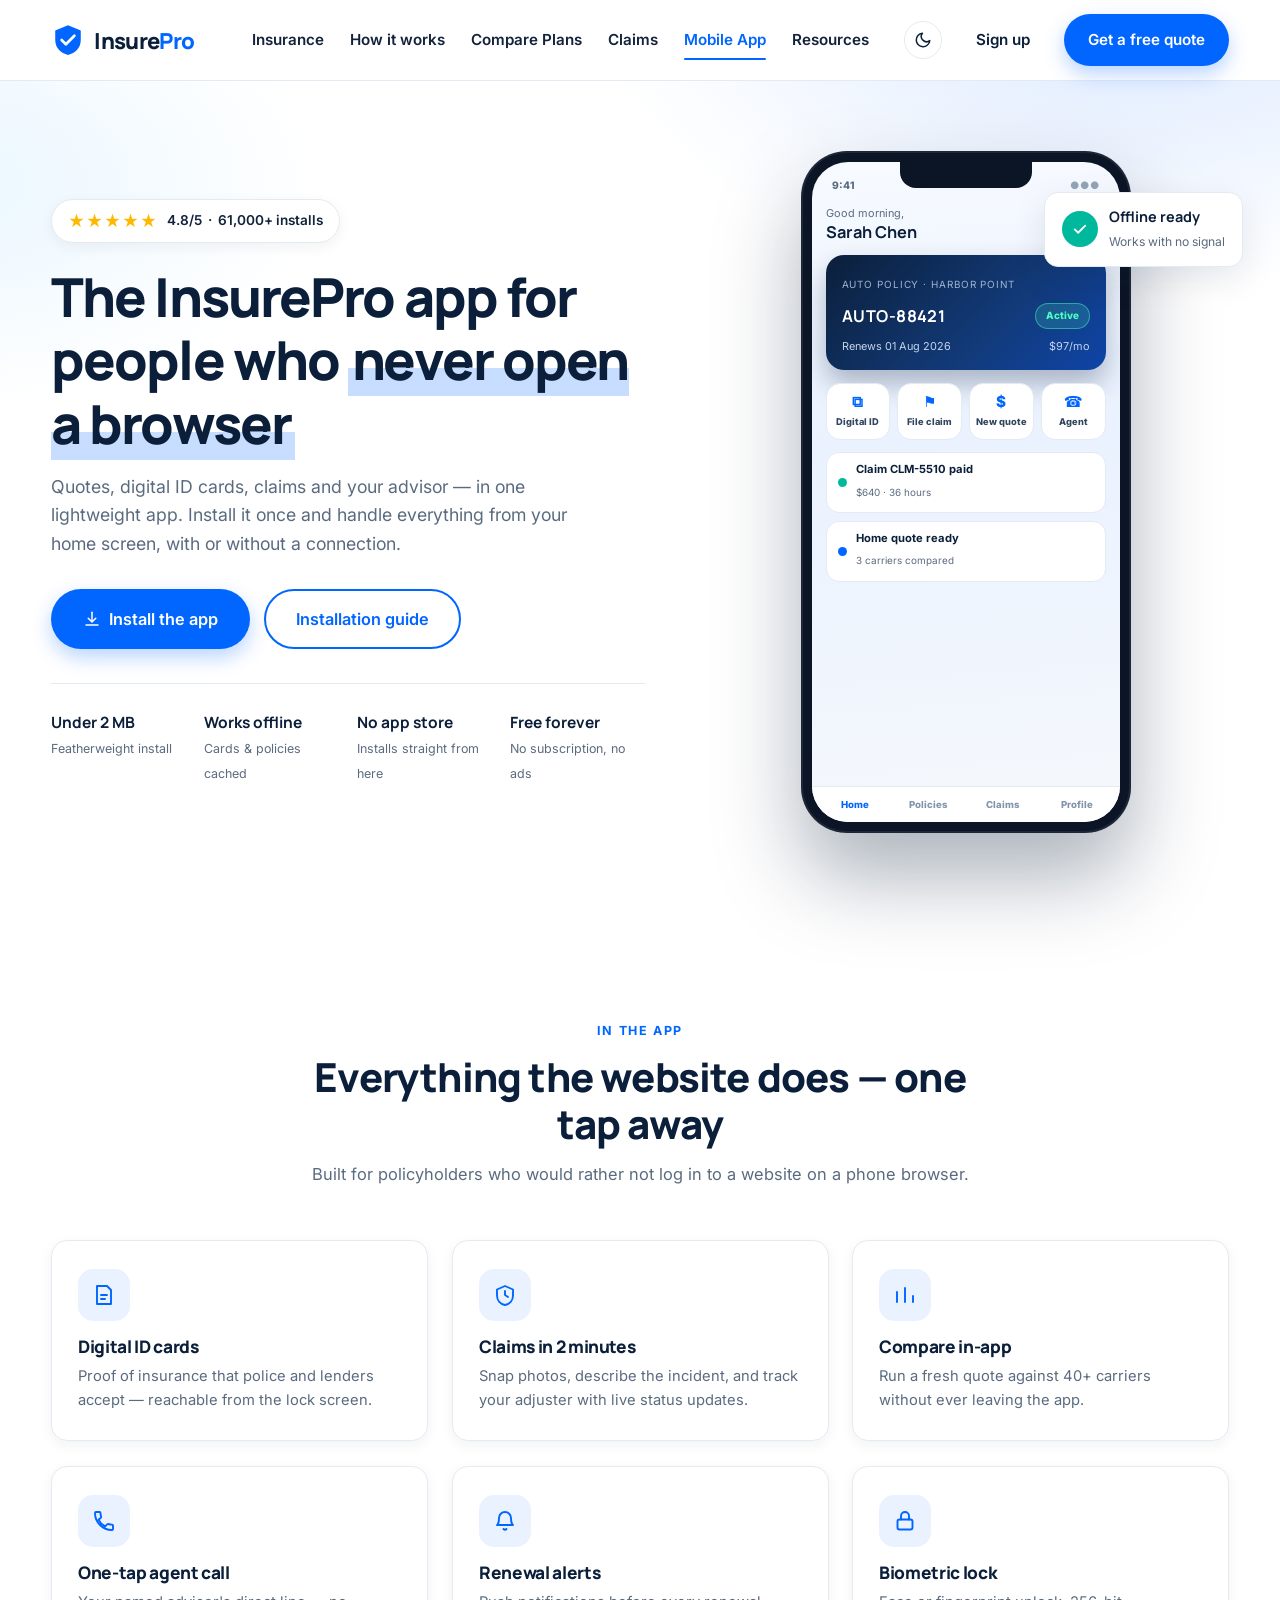
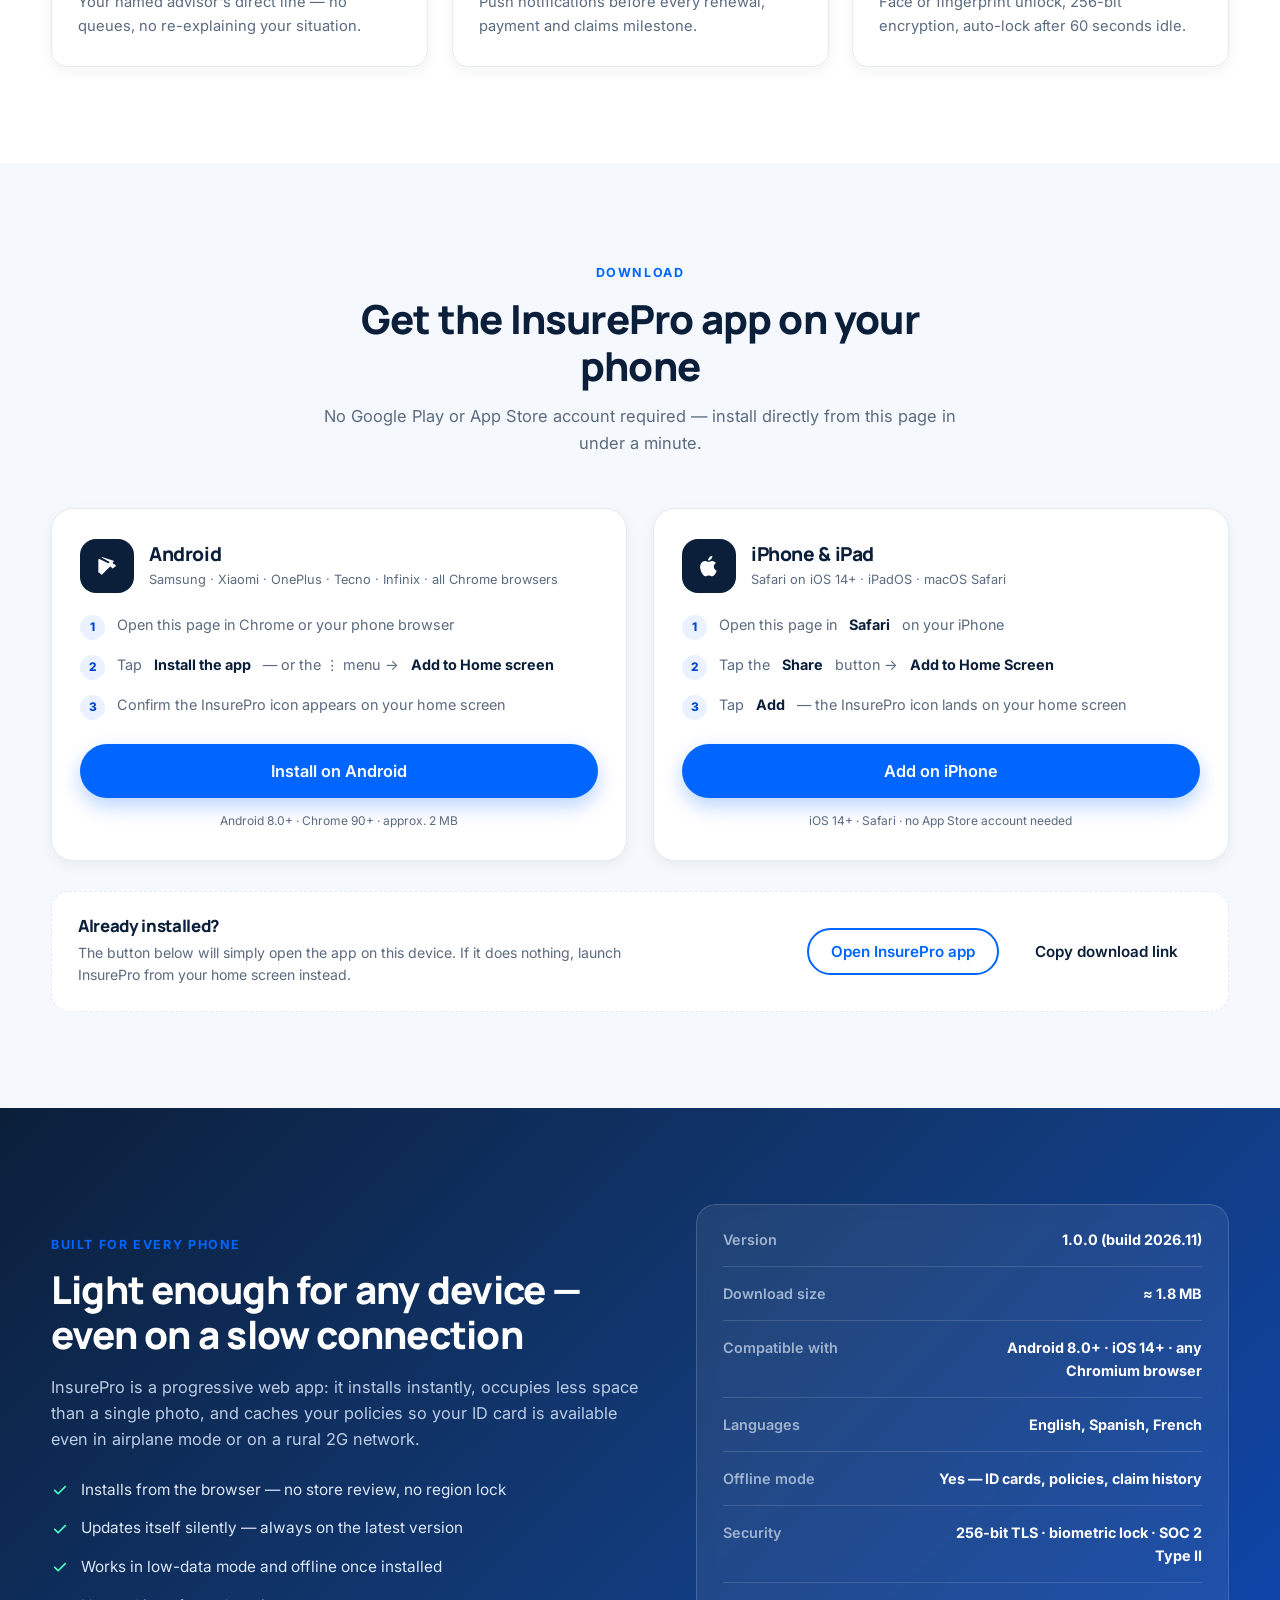
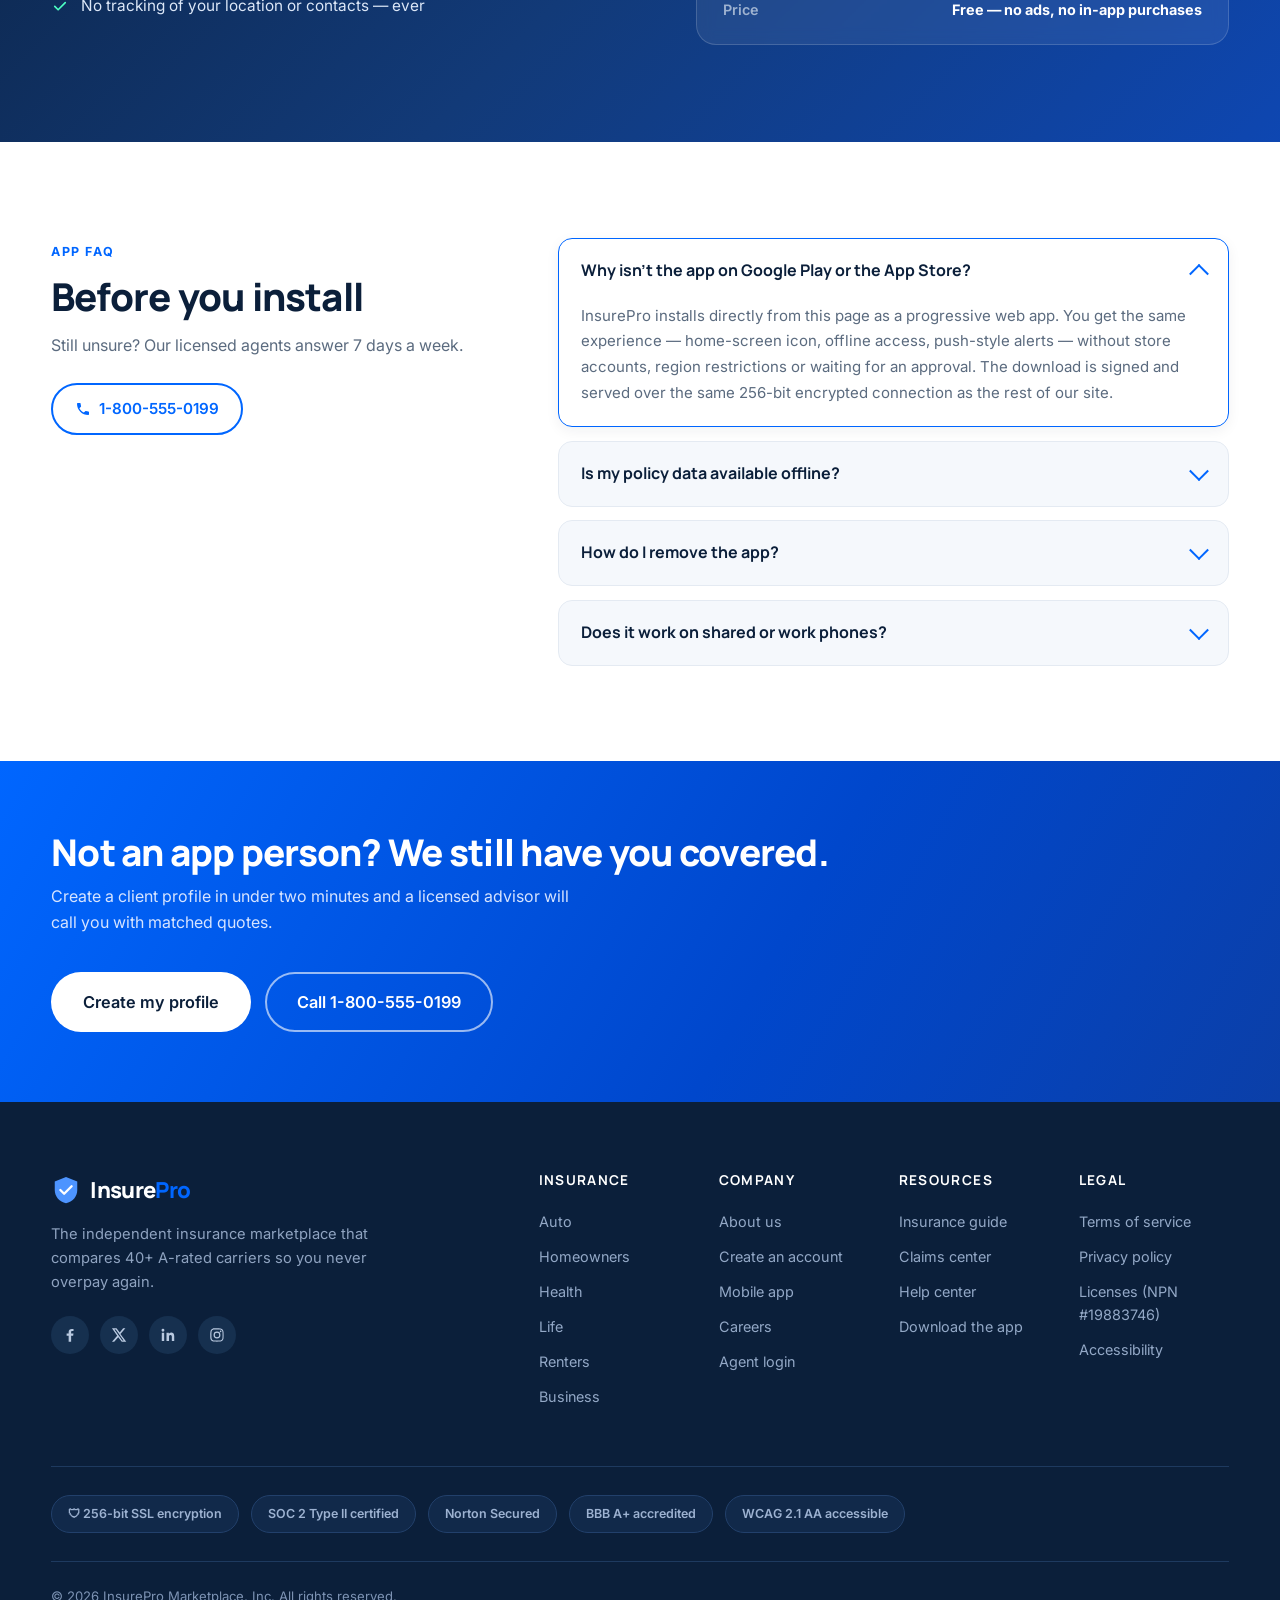
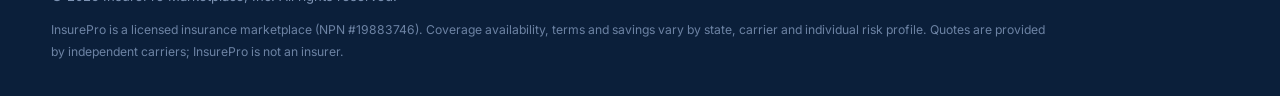
<file: app.html>
<!DOCTYPE html>
<html lang="en">
<head>
    <meta charset="UTF-8">
    <meta name="viewport" content="width=device-width, initial-scale=1.0">

    <!-- SEO -->
    <title>Mobile App | InsurePro — Download the Insurance App</title>
    <meta name="description" content="Install the InsurePro mobile app on Android or iPhone. File claims in under 2 minutes, carry digital ID cards, get renewal alerts and talk to a licensed agent — even offline.">
    <meta name="theme-color" content="#0B1F3A">

    <!-- Favicon (inline shield) -->
    <link rel="icon" href="data:image/svg+xml,%3Csvg xmlns='http://www.w3.org/2000/svg' viewBox='0 0 32 32'%3E%3Cpath d='M16 2 4 7v9c0 7.5 5.1 12.4 12 14 6.9-1.6 12-6.5 12-14V7L16 2z' fill='%230066FF'/%3E%3Cpath d='m10 16 4 4 8-8' stroke='white' stroke-width='2.5' fill='none' stroke-linecap='round' stroke-linejoin='round'/%3E%3C/svg%3E">

    <!-- PWA -->
    <link rel="manifest" href="manifest.json">
    <link rel="apple-touch-icon" href="images/apple-touch-icon.png">
    <meta name="apple-mobile-web-app-capable" content="yes">
    <meta name="mobile-web-app-capable" content="yes">
    <meta name="apple-mobile-web-app-status-bar-style" content="black-translucent">
    <meta name="apple-mobile-web-app-title" content="InsurePro">

    <!-- Fonts -->
    <link rel="preconnect" href="https://fonts.googleapis.com">
    <link rel="preconnect" href="https://fonts.gstatic.com" crossorigin>
    <link href="https://fonts.googleapis.com/css2?family=Inter:wght@400;500;600;700&family=Manrope:wght@600;700;800&display=swap" rel="stylesheet">

    <link rel="stylesheet" href="main.css">
    <script>
        document.documentElement.classList.add('js');
        try {
            var t = localStorage.getItem('ip-theme');
            if (!t) t = window.matchMedia('(prefers-color-scheme: dark)').matches ? 'dark' : 'light';
            document.documentElement.setAttribute('data-theme', t);
        } catch (e) { document.documentElement.setAttribute('data-theme', 'light'); }
    </script>
</head>
<body class="page-app">

<a class="skip-link" href="#main">Skip to main content</a>

<!-- ============ HEADER ============ -->
<header class="site-header" id="top">
    <nav class="navbar container" aria-label="Main navigation">
        <a class="logo" href="index.html" aria-label="InsurePro home">
            <svg class="logo-mark" viewBox="0 0 32 32" width="34" height="34" aria-hidden="true">
                <path d="M16 2 4 7v9c0 7.5 5.1 12.4 12 14 6.9-1.6 12-6.5 12-14V7L16 2z" fill="#0066FF"/>
                <path d="m10 16 4 4 8-8" stroke="#fff" stroke-width="2.5" fill="none" stroke-linecap="round" stroke-linejoin="round"/>
            </svg>
            <span>Insure<em>Pro</em></span>
        </a>

        <button
            class="nav-toggle"
            id="nav-toggle"
            type="button"
            aria-expanded="false"
            aria-controls="nav-menu"
            aria-label="Open menu">
            <span class="nav-toggle-bar"></span>
            <span class="nav-toggle-bar"></span>
            <span class="nav-toggle-bar"></span>
        </button>

        <div class="nav-menu" id="nav-menu">
            <ul class="nav-links">
                <li><a href="index.html#products">Insurance</a></li>
                <li><a href="index.html#how">How it works</a></li>
                <li><a href="index.html#compare">Compare Plans</a></li>
                <li><a href="index.html#claims">Claims</a></li>
                <li><a href="app.html" class="is-active" aria-current="page">Mobile App</a></li>
                <li><a href="index.html#faq">Resources</a></li>
            </ul>

            <div class="nav-actions">
                <button class="theme-toggle" id="theme-toggle" type="button" aria-label="Switch to dark mode" title="Toggle dark mode">
                    <svg class="theme-icon-moon" viewBox="0 0 24 24" fill="none" stroke="currentColor" stroke-width="2" stroke-linecap="round" stroke-linejoin="round" aria-hidden="true"><path d="M21 12.8A9 9 0 1 1 11.2 3a7 7 0 0 0 9.8 9.8z"/></svg>
                    <svg class="theme-icon-sun" viewBox="0 0 24 24" fill="none" stroke="currentColor" stroke-width="2" stroke-linecap="round" stroke-linejoin="round" aria-hidden="true"><circle cx="12" cy="12" r="4"/><path d="M12 2v2m0 16v2M4.9 4.9l1.4 1.4m11.4 11.4 1.4 1.4M2 12h2m16 0h2M4.9 19.1l1.4-1.4m11.4-11.4 1.4-1.4"/></svg>
                </button>
                <a href="signup.html" class="btn btn-ghost">Sign up</a>
                <a href="index.html#quote" class="btn btn-primary">Get a free quote</a>
            </div>
        </div>
    </nav>
    <div class="nav-backdrop" id="nav-backdrop" hidden></div>
</header>

<main id="main">

<!-- ============ APP HERO ============ -->
<section class="app-hero">
    <div class="container app-hero-grid">
        <div class="app-hero-copy">
            <span class="pill" data-reveal>
                <span class="stars" aria-hidden="true">★★★★★</span>
                4.8/5 &nbsp;·&nbsp; 61,000+ installs
            </span>

            <h1 data-reveal>The InsurePro app for people who <span class="hl">never open a browser</span></h1>

            <p class="lead" data-reveal>
                Quotes, digital ID cards, claims and your advisor — in one lightweight app.
                Install it once and handle everything from your home screen, with or without a connection.
            </p>

            <div class="app-cta" data-reveal>
                <button type="button" class="btn btn-primary btn-lg" id="btn-install">
                    <svg viewBox="0 0 24 24" width="18" height="18" fill="none" stroke="currentColor" stroke-width="2" stroke-linecap="round" stroke-linejoin="round" aria-hidden="true"><path d="M12 3v12"/><path d="m7 11 5 5 5-5"/><path d="M4 20h16"/></svg>
                    Install the app
                </button>
                <a href="#download" class="btn btn-outline btn-lg">Installation guide</a>
            </div>

            <p class="app-installed" id="app-installed" hidden>
                <svg viewBox="0 0 24 24" width="16" height="16" fill="none" stroke="currentColor" stroke-width="2.4" stroke-linecap="round" stroke-linejoin="round" aria-hidden="true"><path d="m5 12.5 4.5 4.5L19 7.5"/></svg>
                InsurePro is installed on this device — open it from your home screen.
            </p>

            <ul class="app-meta" data-reveal>
                <li>
                    <strong>Under 2 MB</strong>
                    <span>Featherweight install</span>
                </li>
                <li>
                    <strong>Works offline</strong>
                    <span>Cards &amp; policies cached</span>
                </li>
                <li>
                    <strong>No app store</strong>
                    <span>Installs straight from here</span>
                </li>
                <li>
                    <strong>Free forever</strong>
                    <span>No subscription, no ads</span>
                </li>
            </ul>
        </div>

        <!-- Phone mockup -->
        <div class="app-visual" data-reveal aria-hidden="true">
            <div class="phone">
                <div class="phone-notch"></div>
                <div class="phone-screen">
                    <div class="mock-status"><span>9:41</span><span class="mock-signal">●●●</span></div>

                    <div class="mock-head">
                        <div>
                            <span class="mock-hello">Good morning,</span>
                            <strong>Sarah Chen</strong>
                        </div>
                        <span class="mock-avatar">SC</span>
                    </div>

                    <div class="mock-card">
                        <span class="mock-card-label">Auto policy · Harbor Point</span>
                        <div class="mock-card-row">
                            <strong>AUTO-88421</strong>
                            <span class="mock-chip">Active</span>
                        </div>
                        <div class="mock-card-meta">
                            <span>Renews 01 Aug 2026</span>
                            <span>$97/mo</span>
                        </div>
                    </div>

                    <div class="mock-actions">
                        <div><span class="mock-ico">⧉</span>Digital ID</div>
                        <div><span class="mock-ico">⚑</span>File claim</div>
                        <div><span class="mock-ico">$</span>New quote</div>
                        <div><span class="mock-ico">☎</span>Agent</div>
                    </div>

                    <div class="mock-list">
                        <div class="mock-list-item">
                            <span class="mock-dot mock-dot-green"></span>
                            <div><strong>Claim CLM-5510 paid</strong><span>$640 · 36 hours</span></div>
                        </div>
                        <div class="mock-list-item">
                            <span class="mock-dot"></span>
                            <div><strong>Home quote ready</strong><span>3 carriers compared</span></div>
                        </div>
                    </div>

                    <div class="mock-tabs">
                        <span class="is-on">Home</span>
                        <span>Policies</span>
                        <span>Claims</span>
                        <span>Profile</span>
                    </div>
                </div>
            </div>

            <div class="float-badge float-badge-offline">
                <span class="badge-icon badge-icon-green">
                    <svg viewBox="0 0 24 24" width="18" height="18"><path fill="none" stroke="#fff" stroke-width="2.4" stroke-linecap="round" stroke-linejoin="round" d="m5 12.5 4.5 4.5L19 7.5"/></svg>
                </span>
                <div><strong>Offline ready</strong><span>Works with no signal</span></div>
            </div>
        </div>
    </div>
</section>

<!-- ============ FEATURES ============ -->
<section class="app-features" id="features">
    <div class="container">
        <div class="section-head" data-reveal>
            <span class="eyebrow">In the app</span>
            <h2>Everything the website does — one tap away</h2>
            <p>Built for policyholders who would rather not log in to a website on a phone browser.</p>
        </div>

        <div class="feature-grid">
            <article class="feature-card" data-reveal>
                <span class="feature-ico">
                    <svg viewBox="0 0 24 24" width="24" height="24" fill="none" stroke="currentColor" stroke-width="1.9" stroke-linecap="round" stroke-linejoin="round"><path d="M9 3h6l4 4v14H5V3z"/><path d="M9 12h6M9 16h4"/></svg>
                </span>
                <h3>Digital ID cards</h3>
                <p>Proof of insurance that police and lenders accept — reachable from the lock screen.</p>
            </article>

            <article class="feature-card" data-reveal>
                <span class="feature-ico">
                    <svg viewBox="0 0 24 24" width="24" height="24" fill="none" stroke="currentColor" stroke-width="1.9" stroke-linecap="round" stroke-linejoin="round"><path d="M12 3 4 6.5v6c0 5 3.4 8.6 8 9.5 4.6-.9 8-4.5 8-9.5v-6z"/><path d="M12 8v4l3 2"/></svg>
                </span>
                <h3>Claims in 2 minutes</h3>
                <p>Snap photos, describe the incident, and track your adjuster with live status updates.</p>
            </article>

            <article class="feature-card" data-reveal>
                <span class="feature-ico">
                    <svg viewBox="0 0 24 24" width="24" height="24" fill="none" stroke="currentColor" stroke-width="1.9" stroke-linecap="round" stroke-linejoin="round"><path d="M4 19V9M12 19V5M20 19v-6"/></svg>
                </span>
                <h3>Compare in-app</h3>
                <p>Run a fresh quote against 40+ carriers without ever leaving the app.</p>
            </article>

            <article class="feature-card" data-reveal>
                <span class="feature-ico">
                    <svg viewBox="0 0 24 24" width="24" height="24" fill="none" stroke="currentColor" stroke-width="1.9" stroke-linecap="round" stroke-linejoin="round"><path d="M6.6 10.8c1.4 2.8 3.8 5.1 6.6 6.6l2.2-2.2c.3-.3.7-.4 1-.2 1.1.4 2.3.6 3.6.6.6 0 1 .4 1 1V20c0 .6-.4 1-1 1C10.6 21 3 13.4 3 4c0-.6.4-1 1-1h3.5c.6 0 1 .4 1 1 0 1.2.2 2.4.6 3.6.1.3 0 .7-.2 1z"/></svg>
                </span>
                <h3>One-tap agent call</h3>
                <p>Your named advisor's direct line — no queues, no re-explaining your situation.</p>
            </article>

            <article class="feature-card" data-reveal>
                <span class="feature-ico">
                    <svg viewBox="0 0 24 24" width="24" height="24" fill="none" stroke="currentColor" stroke-width="1.9" stroke-linecap="round" stroke-linejoin="round"><path d="M18 9a6 6 0 1 0-12 0c0 6-2 7-2 7h16s-2-1-2-7"/><path d="M10.5 20a2 2 0 0 0 3 0"/></svg>
                </span>
                <h3>Renewal alerts</h3>
                <p>Push notifications before every renewal, payment and claims milestone.</p>
            </article>

            <article class="feature-card" data-reveal>
                <span class="feature-ico">
                    <svg viewBox="0 0 24 24" width="24" height="24" fill="none" stroke="currentColor" stroke-width="1.9" stroke-linecap="round" stroke-linejoin="round"><rect x="4.5" y="10.5" width="15" height="10" rx="2"/><path d="M8 10.5V7a4 4 0 0 1 8 0v3.5"/></svg>
                </span>
                <h3>Biometric lock</h3>
                <p>Face or fingerprint unlock, 256-bit encryption, auto-lock after 60 seconds idle.</p>
            </article>
        </div>
    </div>
</section>

<!-- ============ DOWNLOAD ============ -->
<section class="app-download" id="download">
    <div class="container">
        <div class="section-head" data-reveal>
            <span class="eyebrow">Download</span>
            <h2>Get the InsurePro app on your phone</h2>
            <p>No Google Play or App Store account required — install directly from this page in under a minute.</p>
        </div>

        <div class="store-grid">
            <article class="store-card" data-reveal>
                <div class="store-head">
                    <span class="store-logo" aria-hidden="true">
                        <svg viewBox="0 0 24 24" width="26" height="26" fill="currentColor"><path d="M17.6 9.5 15.4 7.3 5.9 16.8a1.7 1.7 0 0 0 0 2.4l1.1 1.1 9.6-9.5zM4.6 5.4A1.7 1.7 0 0 0 4 6.6v10.8c0 .5.2 1 .6 1.3l9-9zM19.6 10.9l-2.6-1.5-2.4 2.4 2.4 2.4 2.6-1.5c.7-.4.7-1.4 0-1.8zM7 4.1l9.5 5.4 2.1-2.1L7.5 3.7A1.7 1.7 0 0 0 7 4.1z"/></svg>
                    </span>
                    <div>
                        <h3>Android</h3>
                        <p>Samsung · Xiaomi · OnePlus · Tecno · Infinix · all Chrome browsers</p>
                    </div>
                </div>

                <ol class="store-steps">
                    <li><span>1</span>Open this page in Chrome or your phone browser</li>
                    <li><span>2</span>Tap <strong>Install the app</strong> — or the ⋮ menu → <strong>Add to Home screen</strong></li>
                    <li><span>3</span>Confirm the InsurePro icon appears on your home screen</li>
                </ol>

                <button type="button" class="btn btn-primary btn-block btn-lg" data-install>Install on Android</button>
                <p class="store-note">Android 8.0+ · Chrome 90+ · approx. 2 MB</p>
            </article>

            <article class="store-card" data-reveal>
                <div class="store-head">
                    <span class="store-logo" aria-hidden="true">
                        <svg viewBox="0 0 24 24" width="26" height="26" fill="currentColor"><path d="M16.4 12.7c0-2.3 1.9-3.4 2-3.5-1.1-1.6-2.8-1.8-3.4-1.9-1.4-.1-2.8.9-3.5.9-.7 0-1.9-.9-3.1-.8-1.6 0-3 .9-3.8 2.4-1.6 2.8-.4 7 1.2 9.3.8 1.1 1.7 2.4 2.9 2.3 1.2 0 1.6-.7 3.1-.7 1.4 0 1.8.7 3.1.7 1.3 0 2.1-1.1 2.9-2.3.9-1.3 1.3-2.6 1.3-2.7 0 0-2.6-1-2.7-3.7zM14.1 5.6c.6-.8 1.1-1.9 1-3-1 0-2.2.7-2.9 1.5-.6.7-1.2 1.8-1 2.9 1.1.1 2.2-.6 2.9-1.4z"/></svg>
                    </span>
                    <div>
                        <h3>iPhone &amp; iPad</h3>
                        <p>Safari on iOS 14+ · iPadOS · macOS Safari</p>
                    </div>
                </div>

                <ol class="store-steps">
                    <li><span>1</span>Open this page in <strong>Safari</strong> on your iPhone</li>
                    <li><span>2</span>Tap the <strong>Share</strong> button → <strong>Add to Home Screen</strong></li>
                    <li><span>3</span>Tap <strong>Add</strong> — the InsurePro icon lands on your home screen</li>
                </ol>

                <button type="button" class="btn btn-primary btn-block btn-lg" data-install>Add on iPhone</button>
                <p class="store-note">iOS 14+ · Safari · no App Store account needed</p>
            </article>
        </div>

        <div class="install-help" data-reveal>
            <div>
                <h3>Already installed?</h3>
                <p>The button below will simply open the app on this device. If it does nothing, launch InsurePro from your home screen instead.</p>
            </div>
            <div class="install-help-actions">
                <button type="button" class="btn btn-outline" data-open-app>Open InsurePro app</button>
                <button type="button" class="btn btn-ghost" id="btn-copy-link">Copy download link</button>
            </div>
        </div>
    </div>
</section>

<!-- ============ OFFLINE / TECH SPECS ============ -->
<section class="app-specs" id="specs">
    <div class="container specs-grid">
        <div class="specs-copy" data-reveal>
            <span class="eyebrow">Built for every phone</span>
            <h2>Light enough for any device — even on a slow connection</h2>
            <p>InsurePro is a progressive web app: it installs instantly, occupies less space than a single photo, and caches your policies so your ID card is available even in airplane mode or on a rural 2G network.</p>

            <ul class="bundle-perks specs-list">
                <li>
                    <svg viewBox="0 0 24 24" width="18" height="18" aria-hidden="true"><path fill="none" stroke="currentColor" stroke-width="2.2" stroke-linecap="round" stroke-linejoin="round" d="m5 12.5 4.5 4.5L19 7.5"/></svg>
                    Installs from the browser — no store review, no region lock
                </li>
                <li>
                    <svg viewBox="0 0 24 24" width="18" height="18" aria-hidden="true"><path fill="none" stroke="currentColor" stroke-width="2.2" stroke-linecap="round" stroke-linejoin="round" d="m5 12.5 4.5 4.5L19 7.5"/></svg>
                    Updates itself silently — always on the latest version
                </li>
                <li>
                    <svg viewBox="0 0 24 24" width="18" height="18" aria-hidden="true"><path fill="none" stroke="currentColor" stroke-width="2.2" stroke-linecap="round" stroke-linejoin="round" d="m5 12.5 4.5 4.5L19 7.5"/></svg>
                    Works in low-data mode and offline once installed
                </li>
                <li>
                    <svg viewBox="0 0 24 24" width="18" height="18" aria-hidden="true"><path fill="none" stroke="currentColor" stroke-width="2.2" stroke-linecap="round" stroke-linejoin="round" d="m5 12.5 4.5 4.5L19 7.5"/></svg>
                    No tracking of your location or contacts — ever
                </li>
            </ul>
        </div>

        <div class="specs-table-wrap" data-reveal>
            <table class="specs-table">
                <caption class="sr-only">InsurePro mobile app technical specifications</caption>
                <tbody>
                    <tr><th scope="row">Version</th><td>1.0.0 (build 2026.11)</td></tr>
                    <tr><th scope="row">Download size</th><td>≈ 1.8 MB</td></tr>
                    <tr><th scope="row">Compatible with</th><td>Android 8.0+ · iOS 14+ · any Chromium browser</td></tr>
                    <tr><th scope="row">Languages</th><td>English, Spanish, French</td></tr>
                    <tr><th scope="row">Offline mode</th><td>Yes — ID cards, policies, claim history</td></tr>
                    <tr><th scope="row">Security</th><td>256-bit TLS · biometric lock · SOC 2 Type II</td></tr>
                    <tr><th scope="row">Price</th><td>Free — no ads, no in-app purchases</td></tr>
                </tbody>
            </table>
        </div>
    </div>
</section>

<!-- ============ APP FAQ ============ -->
<section class="faq" id="app-faq">
    <div class="container faq-grid">
        <div class="faq-intro" data-reveal>
            <span class="eyebrow">App FAQ</span>
            <h2>Before you install</h2>
            <p>Still unsure? Our licensed agents answer 7 days a week.</p>
            <a href="tel:18005550199" class="btn btn-outline">
                <svg viewBox="0 0 24 24" width="16" height="16" aria-hidden="true"><path fill="currentColor" d="M6.6 10.8c1.4 2.8 3.8 5.1 6.6 6.6l2.2-2.2c.3-.3.7-.4 1-.2 1.1.4 2.3.6 3.6.6.6 0 1 .4 1 1V20c0 .6-.4 1-1 1C10.6 21 3 13.4 3 4c0-.6.4-1 1-1h3.5c.6 0 1 .4 1 1 0 1.2.2 2.4.6 3.6.1.3 0 .7-.2 1z"/></svg>
                1-800-555-0199
            </a>
        </div>

        <div class="faq-list">
            <details open data-reveal>
                <summary>Why isn't the app on Google Play or the App Store?</summary>
                <p>InsurePro installs directly from this page as a progressive web app. You get the same experience — home-screen icon, offline access, push-style alerts — without store accounts, region restrictions or waiting for an approval. The download is signed and served over the same 256-bit encrypted connection as the rest of our site.</p>
            </details>
            <details data-reveal>
                <summary>Is my policy data available offline?</summary>
                <p>Yes. Once installed, your declarations pages, digital ID cards and claim history are cached on the device, so you can show proof of insurance with no signal at all. Live actions such as new quotes or filing a claim reconnect automatically when you are back online.</p>
            </details>
            <details data-reveal>
                <summary>How do I remove the app?</summary>
                <p>Delete it exactly like any other app: hold the InsurePro icon and choose remove/delete. No account is closed and no data is lost — everything stays in your InsurePro account, and you can reinstall at any time from this page.</p>
            </details>
            <details data-reveal>
                <summary>Does it work on shared or work phones?</summary>
                <p>Yes. The app is locked behind your InsurePro credentials or biometrics, auto-locks after 60 seconds idle, and never stores your payment details on the device.</p>
            </details>
        </div>
    </div>
</section>

<!-- ============ FINAL CTA ============ -->
<section class="final-cta">
    <div class="container final-inner" data-reveal>
        <div>
            <h2>Not an app person? We still have you covered.</h2>
            <p>Create a client profile in under two minutes and a licensed advisor will call you with matched quotes.</p>
        </div>
        <div class="final-actions">
            <a href="signup.html" class="btn btn-light btn-lg">Create my profile</a>
            <a href="tel:18005550199" class="btn btn-outline-light btn-lg">Call 1-800-555-0199</a>
        </div>
    </div>
</section>

</main>

<!-- ============ FOOTER ============ -->
<footer id="footer">
    <div class="container">
        <div class="footer-top">
            <div class="footer-brand">
                <a class="logo logo-light" href="index.html" aria-label="InsurePro home">
                    <svg class="logo-mark" viewBox="0 0 32 32" width="30" height="30" aria-hidden="true">
                        <path d="M16 2 4 7v9c0 7.5 5.1 12.4 12 14 6.9-1.6 12-6.5 12-14V7L16 2z" fill="#4D94FF"/>
                        <path d="m10 16 4 4 8-8" stroke="#fff" stroke-width="2.5" fill="none" stroke-linecap="round" stroke-linejoin="round"/>
                    </svg>
                    <span>Insure<em>Pro</em></span>
                </a>
                <p>The independent insurance marketplace that compares 40+ A-rated carriers so you never overpay again.</p>

                <ul class="social">
                    <li><a href="#" aria-label="Facebook"><svg viewBox="0 0 24 24" width="18" height="18"><path fill="currentColor" d="M13.5 21v-8h2.7l.4-3h-3.1V8.1c0-.9.3-1.5 1.6-1.5H16.7V4c-.3 0-1.3-.1-2.4-.1-2.4 0-4.1 1.5-4.1 4.2V10H7.5v3h2.7v8h3.3z"/></svg></a></li>
                    <li><a href="#" aria-label="X"><svg viewBox="0 0 24 24" width="18" height="18"><path fill="currentColor" d="M17.5 3h3l-6.6 7.5L21.7 21h-6l-4.7-6.1L5.6 21h-3l7-8L2.6 3h6.1l4.3 5.6L17.5 3zm-1.1 16.2h1.7L7.7 4.7H5.9l10.5 14.5z"/></svg></a></li>
                    <li><a href="#" aria-label="LinkedIn"><svg viewBox="0 0 24 24" width="18" height="18"><path fill="currentColor" d="M6.9 20H3.7V9h3.2v11zM5.3 7.6A1.9 1.9 0 1 1 5.3 3.8a1.9 1.9 0 0 1 0 3.8zM20.3 20h-3.2v-5.6c0-1.5-.5-2.5-1.8-2.5-1 0-1.6.7-1.8 1.3-.1.2-.1.6-.1.9V20H10V9h3.2v1.5c.4-.7 1.2-1.8 3.1-1.8 2.3 0 4 1.5 4 4.7V20z"/></svg></a></li>
                    <li><a href="#" aria-label="Instagram"><svg viewBox="0 0 24 24" width="18" height="18"><path fill="currentColor" d="M12 4.6c2.4 0 2.7 0 3.6.1.9 0 1.4.2 1.7.3.4.2.7.4 1 .7.3.3.5.6.7 1 .1.3.3.8.3 1.7.1.9.1 1.2.1 3.6s0 2.7-.1 3.6c0 .9-.2 1.4-.3 1.7-.2.4-.4.7-.7 1-.3.3-.6.5-1 .7-.3.1-.8.3-1.7.3-.9.1-1.2.1-3.6.1s-2.7 0-3.6-.1c-.9 0-1.4-.2-1.7-.3-.4-.2-.7-.4-1-.7-.3-.3-.5-.6-.7-1-.1-.3-.3-.8-.3-1.7-.1-.9-.1-1.2-.1-3.6s0-2.7.1-3.6c0-.9.2-1.4.3-1.7.2-.4.4-.7.7-1 .3-.3.6-.5 1-.7.3-.1.8-.3 1.7-.3.9-.1 1.2-.1 3.6-.1M12 3c-2.4 0-2.8 0-3.7.1-.9 0-1.6.2-2.1.4-.6.2-1.1.5-1.6 1-.5.5-.8 1-1 1.6-.2.5-.4 1.2-.4 2.1C3 9.2 3 9.6 3 12s0 2.8.1 3.7c0 .9.2 1.6.4 2.1.2.6.5 1.1 1 1.6.5.5 1 .8 1.6 1 .5.2 1.2.4 2.1.4.9.1 1.3.1 3.7.1s2.8 0 3.7-.1c.9 0 1.6-.2 2.1-.4.6-.2 1.1-.5 1.6-1 .5-.5.8-1 1-1.6.2-.5.4-1.2.4-2.1.1-.9.1-1.3.1-3.7s0-2.8-.1-3.7c0-.9-.2-1.6-.4-2.1-.2-.6-.5-1.1-1-1.6-.5-.5-1-.8-1.6-1-.5-.2-1.2-.4-2.1-.4C14.8 3 14.4 3 12 3zm0 4.4a4.6 4.6 0 1 0 0 9.2 4.6 4.6 0 0 0 0-9.2zm0 7.6a3 3 0 1 1 0-6 3 3 0 0 1 0 6zm5.9-7.8a1.1 1.1 0 1 1-2.2 0 1.1 1.1 0 0 1 2.2 0z"/></svg></a></li>
                </ul>
            </div>

            <nav class="footer-cols" aria-label="Footer">
                <div>
                    <h4>Insurance</h4>
                    <a href="index.html#products">Auto</a>
                    <a href="index.html#products">Homeowners</a>
                    <a href="index.html#products">Health</a>
                    <a href="index.html#products">Life</a>
                    <a href="index.html#products">Renters</a>
                    <a href="index.html#products">Business</a>
                </div>
                <div>
                    <h4>Company</h4>
                    <a href="#">About us</a>
                    <a href="signup.html">Create an account</a>
                    <a href="app.html">Mobile app</a>
                    <a href="#">Careers</a>
                    <a href="login.html?role=admin">Agent login</a>
                </div>
                <div>
                    <h4>Resources</h4>
                    <a href="#">Insurance guide</a>
                    <a href="index.html#claims">Claims center</a>
                    <a href="index.html#faq">Help center</a>
                    <a href="#download">Download the app</a>
                </div>
                <div>
                    <h4>Legal</h4>
                    <a href="#">Terms of service</a>
                    <a href="#">Privacy policy</a>
                    <a href="#">Licenses (NPN #19883746)</a>
                    <a href="#">Accessibility</a>
                </div>
            </nav>
        </div>

        <div class="footer-badges">
            <span>🛡 256-bit SSL encryption</span>
            <span>SOC 2 Type II certified</span>
            <span>Norton Secured</span>
            <span>BBB A+ accredited</span>
            <span>WCAG 2.1 AA accessible</span>
        </div>

        <div class="footer-bottom">
            <p>© <span id="footer-year">2026</span> InsurePro Marketplace, Inc. All rights reserved.</p>
            <p class="disclaimer">
                InsurePro is a licensed insurance marketplace (NPN #19883746). Coverage availability, terms and
                savings vary by state, carrier and individual risk profile. Quotes are provided by independent
                carriers; InsurePro is not an insurer.
            </p>
        </div>
    </div>
</footer>

<!-- Toast -->
<div class="toast" id="toast" role="status" aria-live="polite" hidden></div>

<script src="script.js" defer></script>
<script src="app.js" defer></script>
</body>
</html>
</file>
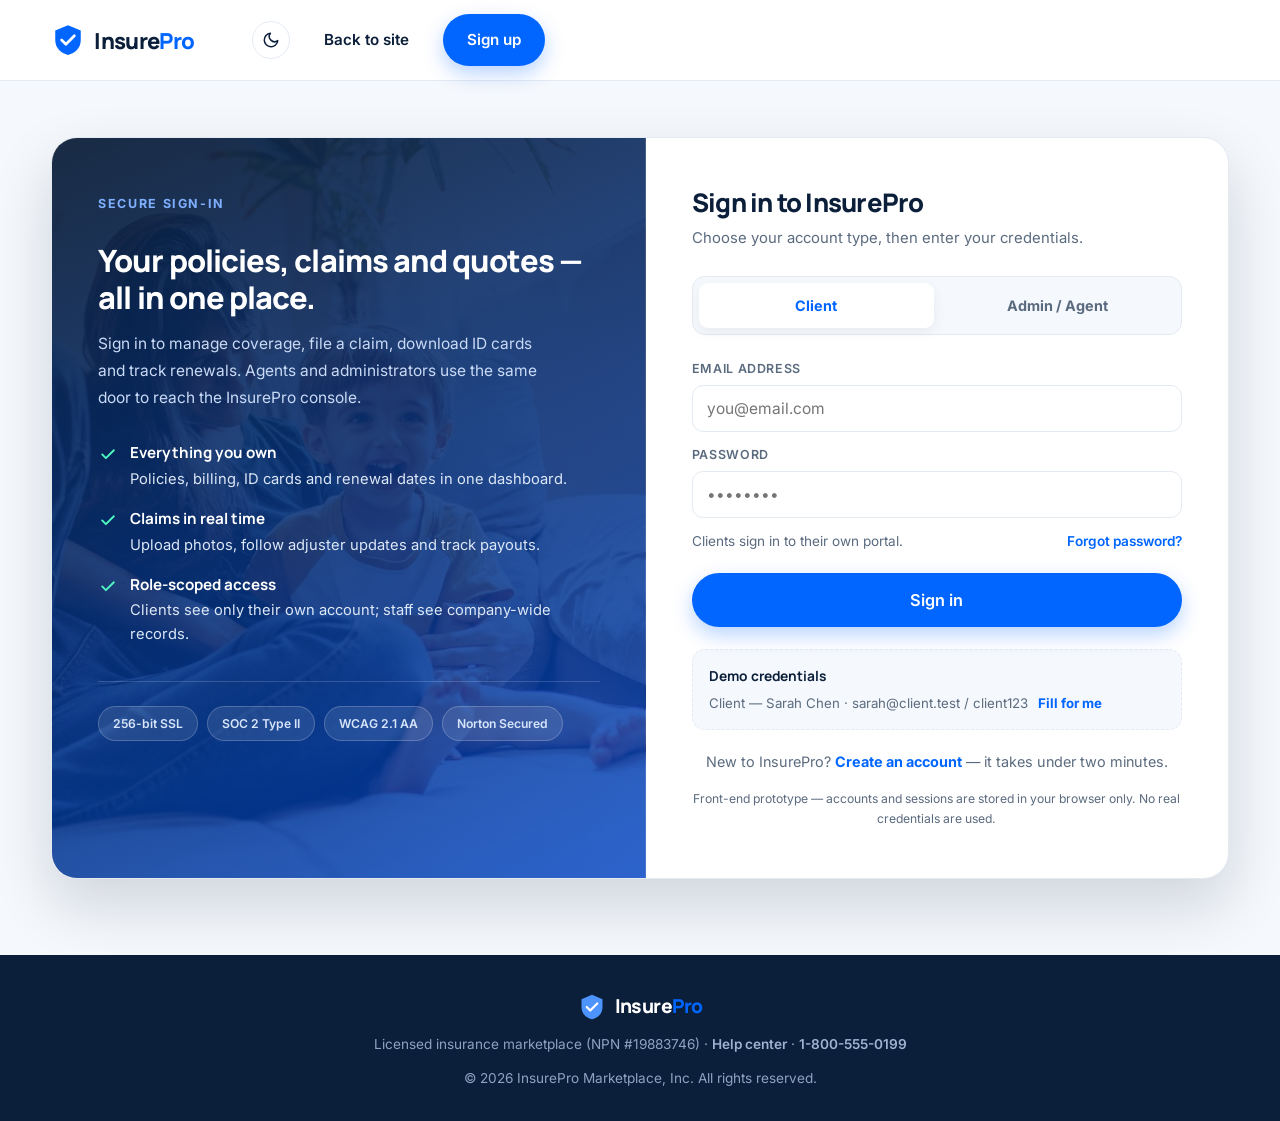
<file: dashboard.html>
<!DOCTYPE html>
<html lang="en">
<head>
    <meta charset="UTF-8">
    <meta name="viewport" content="width=device-width, initial-scale=1.0">

    <!-- SEO -->
    <title>Dashboard | InsurePro</title>
    <meta name="description" content="InsurePro account dashboard — policies, claims, quotes for clients; company-wide records and every client file for administrators.">
    <meta name="theme-color" content="#0B1F3A">
    <meta name="robots" content="noindex">

    <!-- Favicon (inline shield) -->
    <link rel="icon" href="data:image/svg+xml,%3Csvg xmlns='http://www.w3.org/2000/svg' viewBox='0 0 32 32'%3E%3Cpath d='M16 2 4 7v9c0 7.5 5.1 12.4 12 14 6.9-1.6 12-6.5 12-14V7L16 2z' fill='%230066FF'/%3E%3Cpath d='m10 16 4 4 8-8' stroke='white' stroke-width='2.5' fill='none' stroke-linecap='round' stroke-linejoin='round'/%3E%3C/svg%3E">

    <!-- Fonts -->
    <link rel="preconnect" href="https://fonts.googleapis.com">
    <link rel="preconnect" href="https://fonts.gstatic.com" crossorigin>
    <link href="https://fonts.googleapis.com/css2?family=Inter:wght@400;500;600;700&family=Manrope:wght@600;700;800&display=swap" rel="stylesheet">

    <link rel="stylesheet" href="main.css">
    <script>
        document.documentElement.classList.add('js');
        // Apply saved theme before first paint (no flash)
        try {
            var t = localStorage.getItem('ip-theme');
            if (!t) t = window.matchMedia('(prefers-color-scheme: dark)').matches ? 'dark' : 'light';
            document.documentElement.setAttribute('data-theme', t);
        } catch (e) { document.documentElement.setAttribute('data-theme', 'light'); }
    </script>
</head>
<body class="page-dash">

<a class="skip-link" href="#main">Skip to main content</a>

<!-- ============ HEADER ============ -->
<header class="site-header" id="top">
    <nav class="navbar container" aria-label="Main navigation">
        <a class="logo" href="index.html" aria-label="InsurePro home">
            <svg class="logo-mark" viewBox="0 0 32 32" width="34" height="34" aria-hidden="true">
                <path d="M16 2 4 7v9c0 7.5 5.1 12.4 12 14 6.9-1.6 12-6.5 12-14V7L16 2z" fill="#0066FF"/>
                <path d="m10 16 4 4 8-8" stroke="#fff" stroke-width="2.5" fill="none" stroke-linecap="round" stroke-linejoin="round"/>
            </svg>
            <span>Insure<em>Pro</em></span>
        </a>

        <button
            class="nav-toggle"
            id="nav-toggle"
            type="button"
            aria-expanded="false"
            aria-controls="nav-menu"
            aria-label="Open menu">
            <span class="nav-toggle-bar"></span>
            <span class="nav-toggle-bar"></span>
            <span class="nav-toggle-bar"></span>
        </button>

        <div class="nav-menu" id="nav-menu">
            <div class="nav-actions">
                <button class="theme-toggle" id="theme-toggle" type="button" aria-label="Switch to dark mode" title="Toggle dark mode">
                    <svg class="theme-icon-moon" viewBox="0 0 24 24" fill="none" stroke="currentColor" stroke-width="2" stroke-linecap="round" stroke-linejoin="round" aria-hidden="true"><path d="M21 12.8A9 9 0 1 1 11.2 3a7 7 0 0 0 9.8 9.8z"/></svg>
                    <svg class="theme-icon-sun" viewBox="0 0 24 24" fill="none" stroke="currentColor" stroke-width="2" stroke-linecap="round" stroke-linejoin="round" aria-hidden="true"><circle cx="12" cy="12" r="4"/><path d="M12 2v2m0 16v2M4.9 4.9l1.4 1.4m11.4 11.4 1.4 1.4M2 12h2m16 0h2M4.9 19.1l1.4-1.4m11.4-11.4 1.4-1.4"/></svg>
                </button>
                <a href="index.html" class="btn btn-ghost">Back to site</a>
                <a href="index.html#quote" class="btn btn-primary">Get a free quote</a>
            </div>
        </div>
    </nav>
    <div class="nav-backdrop" id="nav-backdrop" hidden></div>
</header>

<!-- ============ DASHBOARD (rendered by auth.js) ============ -->
<main id="main" class="dash-main">
    <div class="container">
        <div id="dash-body">
            <p class="dash-loading">Loading your dashboard…</p>
        </div>
    </div>
</main>

<!-- ============ FOOTER ============ -->
<footer id="footer" class="footer-min">
    <div class="container footer-min-inner">
        <a class="logo logo-light" href="index.html" aria-label="InsurePro home">
            <svg class="logo-mark" viewBox="0 0 32 32" width="28" height="28" aria-hidden="true">
                <path d="M16 2 4 7v9c0 7.5 5.1 12.4 12 14 6.9-1.6 12-6.5 12-14V7L16 2z" fill="#4D94FF"/>
                <path d="m10 16 4 4 8-8" stroke="#fff" stroke-width="2.5" fill="none" stroke-linecap="round" stroke-linejoin="round"/>
            </svg>
            <span>Insure<em>Pro</em></span>
        </a>
        <p>Licensed insurance marketplace (NPN #19883746) · <a href="index.html#faq">Help center</a> · <a href="tel:18005550199">1-800-555-0199</a></p>
        <p>© <span id="footer-year">2026</span> InsurePro Marketplace, Inc. All rights reserved.</p>
    </div>
</footer>

<script src="script.js" defer></script>
<script src="auth.js" defer></script>
</body>
</html>
</file>
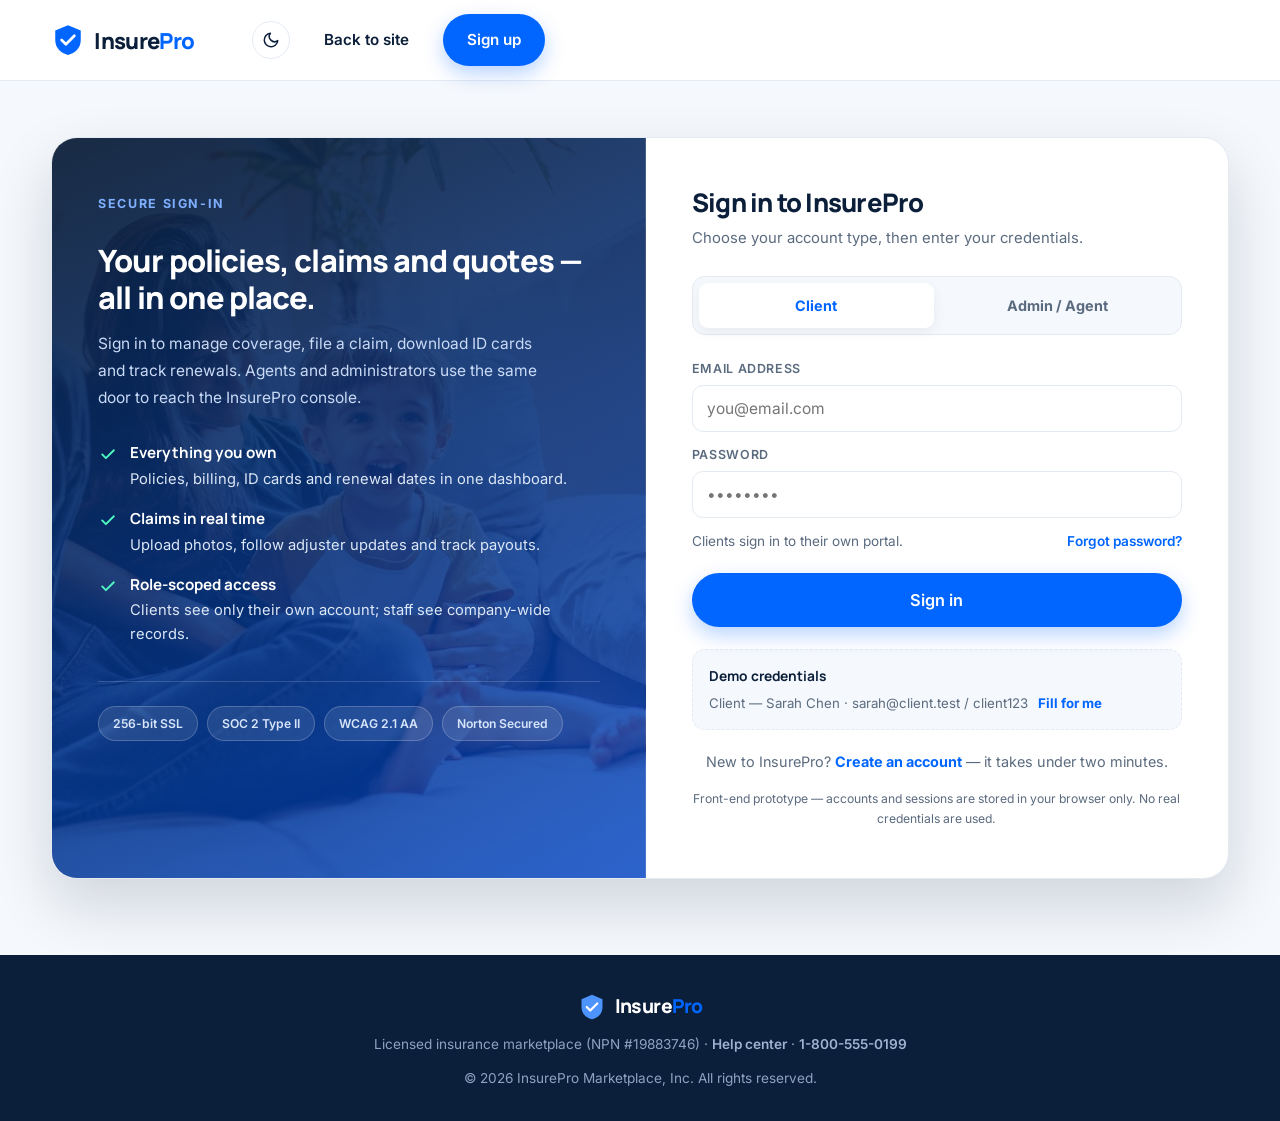
<file: login.html>
<!DOCTYPE html>
<html lang="en">
<head>
    <meta charset="UTF-8">
    <meta name="viewport" content="width=device-width, initial-scale=1.0">

    <!-- SEO -->
    <title>Sign In | InsurePro — Client &amp; Admin Portal</title>
    <meta name="description" content="Sign in to your InsurePro account to manage policies, file claims, download ID cards — or enter the admin console.">
    <meta name="theme-color" content="#0B1F3A">
    <meta name="robots" content="noindex">

    <!-- Favicon (inline shield) -->
    <link rel="icon" href="data:image/svg+xml,%3Csvg xmlns='http://www.w3.org/2000/svg' viewBox='0 0 32 32'%3E%3Cpath d='M16 2 4 7v9c0 7.5 5.1 12.4 12 14 6.9-1.6 12-6.5 12-14V7L16 2z' fill='%230066FF'/%3E%3Cpath d='m10 16 4 4 8-8' stroke='white' stroke-width='2.5' fill='none' stroke-linecap='round' stroke-linejoin='round'/%3E%3C/svg%3E">

    <!-- Fonts -->
    <link rel="preconnect" href="https://fonts.googleapis.com">
    <link rel="preconnect" href="https://fonts.gstatic.com" crossorigin>
    <link href="https://fonts.googleapis.com/css2?family=Inter:wght@400;500;600;700&family=Manrope:wght@600;700;800&display=swap" rel="stylesheet">

    <link rel="stylesheet" href="main.css">
    <script>
        document.documentElement.classList.add('js');
        // Apply saved theme before first paint (no flash)
        try {
            var t = localStorage.getItem('ip-theme');
            if (!t) t = window.matchMedia('(prefers-color-scheme: dark)').matches ? 'dark' : 'light';
            document.documentElement.setAttribute('data-theme', t);
        } catch (e) { document.documentElement.setAttribute('data-theme', 'light'); }
    </script>
</head>
<body class="page-auth">

<a class="skip-link" href="#main">Skip to main content</a>

<!-- ============ HEADER ============ -->
<header class="site-header" id="top">
    <nav class="navbar container" aria-label="Main navigation">
        <a class="logo" href="index.html" aria-label="InsurePro home">
            <svg class="logo-mark" viewBox="0 0 32 32" width="34" height="34" aria-hidden="true">
                <path d="M16 2 4 7v9c0 7.5 5.1 12.4 12 14 6.9-1.6 12-6.5 12-14V7L16 2z" fill="#0066FF"/>
                <path d="m10 16 4 4 8-8" stroke="#fff" stroke-width="2.5" fill="none" stroke-linecap="round" stroke-linejoin="round"/>
            </svg>
            <span>Insure<em>Pro</em></span>
        </a>

        <button
            class="nav-toggle"
            id="nav-toggle"
            type="button"
            aria-expanded="false"
            aria-controls="nav-menu"
            aria-label="Open menu">
            <span class="nav-toggle-bar"></span>
            <span class="nav-toggle-bar"></span>
            <span class="nav-toggle-bar"></span>
        </button>

        <div class="nav-menu" id="nav-menu">
            <div class="nav-actions">
                <button class="theme-toggle" id="theme-toggle" type="button" aria-label="Switch to dark mode" title="Toggle dark mode">
                    <svg class="theme-icon-moon" viewBox="0 0 24 24" fill="none" stroke="currentColor" stroke-width="2" stroke-linecap="round" stroke-linejoin="round" aria-hidden="true"><path d="M21 12.8A9 9 0 1 1 11.2 3a7 7 0 0 0 9.8 9.8z"/></svg>
                    <svg class="theme-icon-sun" viewBox="0 0 24 24" fill="none" stroke="currentColor" stroke-width="2" stroke-linecap="round" stroke-linejoin="round" aria-hidden="true"><circle cx="12" cy="12" r="4"/><path d="M12 2v2m0 16v2M4.9 4.9l1.4 1.4m11.4 11.4 1.4 1.4M2 12h2m16 0h2M4.9 19.1l1.4-1.4m11.4-11.4 1.4-1.4"/></svg>
                </button>
                <a href="index.html" class="btn btn-ghost">Back to site</a>
                <a href="signup.html" class="btn btn-primary">Sign up</a>
            </div>
        </div>
    </nav>
    <div class="nav-backdrop" id="nav-backdrop" hidden></div>
</header>

<!-- ============ SIGN IN ============ -->
<main id="main" class="auth-main">
    <div class="container">
        <div class="auth-grid">

            <aside class="auth-aside">
                <span class="eyebrow eyebrow-light">Secure sign-in</span>
                <h1>Your policies, claims and quotes — all in one place.</h1>
                <p>Sign in to manage coverage, file a claim, download ID cards and track renewals. Agents and administrators use the same door to reach the InsurePro console.</p>

                <ul class="auth-points">
                    <li>
                        <svg viewBox="0 0 24 24" width="20" height="20" aria-hidden="true"><path fill="none" stroke="currentColor" stroke-width="2.2" stroke-linecap="round" stroke-linejoin="round" d="m5 12.5 4.5 4.5L19 7.5"/></svg>
                        <div><strong>Everything you own</strong>Policies, billing, ID cards and renewal dates in one dashboard.</div>
                    </li>
                    <li>
                        <svg viewBox="0 0 24 24" width="20" height="20" aria-hidden="true"><path fill="none" stroke="currentColor" stroke-width="2.2" stroke-linecap="round" stroke-linejoin="round" d="m5 12.5 4.5 4.5L19 7.5"/></svg>
                        <div><strong>Claims in real time</strong>Upload photos, follow adjuster updates and track payouts.</div>
                    </li>
                    <li>
                        <svg viewBox="0 0 24 24" width="20" height="20" aria-hidden="true"><path fill="none" stroke="currentColor" stroke-width="2.2" stroke-linecap="round" stroke-linejoin="round" d="m5 12.5 4.5 4.5L19 7.5"/></svg>
                        <div><strong>Role-scoped access</strong>Clients see only their own account; staff see company-wide records.</div>
                    </li>
                </ul>

                <div class="auth-badges">
                    <span>256-bit SSL</span>
                    <span>SOC 2 Type II</span>
                    <span>WCAG 2.1 AA</span>
                    <span>Norton Secured</span>
                </div>
            </aside>

            <div class="auth-card">
                <h2>Sign in to InsurePro</h2>
                <p class="auth-sub">Choose your account type, then enter your credentials.</p>

                <div class="auth-tabs" role="tablist" aria-label="Account type">
                    <button type="button" class="auth-tab" id="tab-client" role="tab" aria-selected="true" aria-controls="login-form" data-role="client">Client</button>
                    <button type="button" class="auth-tab" id="tab-admin" role="tab" aria-selected="false" aria-controls="login-form" data-role="admin">Admin / Agent</button>
                </div>

                <form id="login-form" novalidate>
                    <label class="field">
                        <span>Email address</span>
                        <input id="login-email" name="email" type="email" placeholder="you@email.com"
                               autocomplete="username" aria-describedby="login-status" required>
                    </label>

                    <label class="field">
                        <span>Password</span>
                        <input id="login-password" name="password" type="password" placeholder="••••••••"
                               autocomplete="current-password" aria-describedby="login-status" required>
                    </label>

                    <div class="auth-row">
                        <span id="auth-hint">Clients sign in to their own portal.</span>
                        <a href="index.html#faq">Forgot password?</a>
                    </div>

                    <button type="submit" class="btn btn-primary btn-block btn-lg">Sign in</button>
                    <p class="form-status" id="login-status" role="status" aria-live="polite" hidden></p>
                </form>

                <div class="auth-demo">
                    <strong>Demo credentials</strong>
                    <span id="demo-creds">Client — Sarah Chen · sarah@client.test / client123</span>
                    <button type="button" class="link-btn" id="demo-fill">Fill for me</button>
                </div>

                <p class="auth-alt">New to InsurePro? <a href="signup.html">Create an account</a> — it takes under two minutes.</p>

                <p class="auth-note">Front-end prototype — accounts and sessions are stored in your browser only. No real credentials are used.</p>
            </div>

        </div>
    </div>
</main>

<!-- ============ FOOTER ============ -->
<footer id="footer" class="footer-min">
    <div class="container footer-min-inner">
        <a class="logo logo-light" href="index.html" aria-label="InsurePro home">
            <svg class="logo-mark" viewBox="0 0 32 32" width="28" height="28" aria-hidden="true">
                <path d="M16 2 4 7v9c0 7.5 5.1 12.4 12 14 6.9-1.6 12-6.5 12-14V7L16 2z" fill="#4D94FF"/>
                <path d="m10 16 4 4 8-8" stroke="#fff" stroke-width="2.5" fill="none" stroke-linecap="round" stroke-linejoin="round"/>
            </svg>
            <span>Insure<em>Pro</em></span>
        </a>
        <p>Licensed insurance marketplace (NPN #19883746) · <a href="index.html#faq">Help center</a> · <a href="tel:18005550199">1-800-555-0199</a></p>
        <p>© <span id="footer-year">2026</span> InsurePro Marketplace, Inc. All rights reserved.</p>
    </div>
</footer>

<script src="script.js" defer></script>
<script src="auth.js" defer></script>
</body>
</html>
</file>
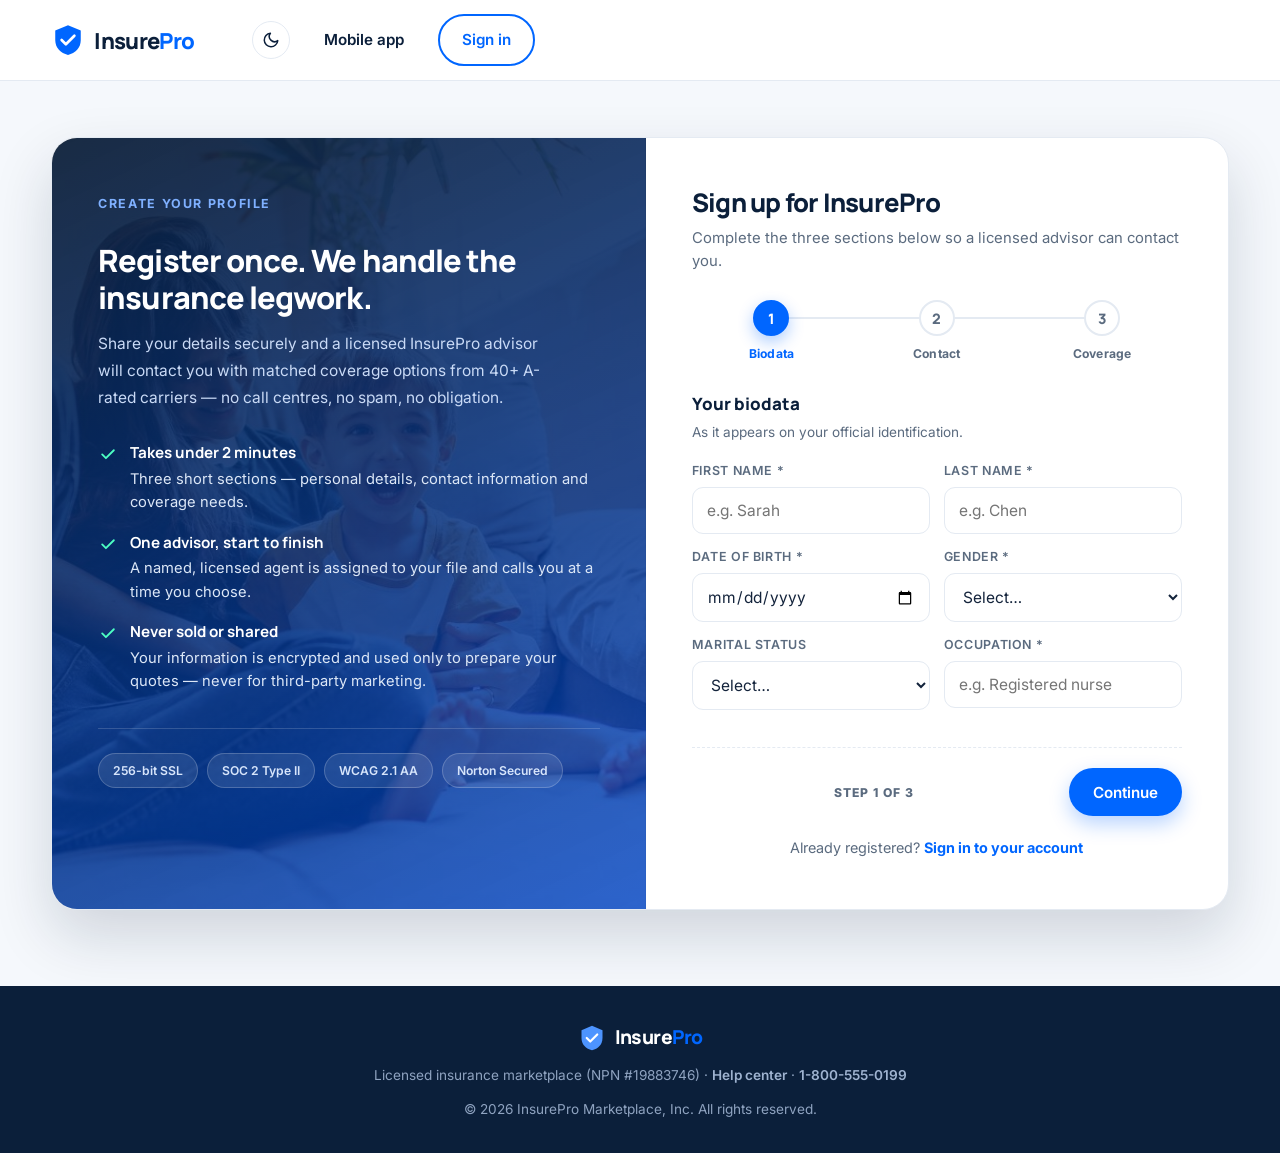
<file: signup.html>
<!DOCTYPE html>
<html lang="en">
<head>
    <meta charset="UTF-8">
    <meta name="viewport" content="width=device-width, initial-scale=1.0">

    <!-- SEO -->
    <title>Sign Up | InsurePro — Create Your Client Profile</title>
    <meta name="description" content="Create your InsurePro client profile in under two minutes. Share your details once and a licensed advisor will contact you with matched, no-obligation quotes.">
    <meta name="theme-color" content="#0B1F3A">
    <meta name="robots" content="noindex">

    <!-- Favicon (inline shield) -->
    <link rel="icon" href="data:image/svg+xml,%3Csvg xmlns='http://www.w3.org/2000/svg' viewBox='0 0 32 32'%3E%3Cpath d='M16 2 4 7v9c0 7.5 5.1 12.4 12 14 6.9-1.6 12-6.5 12-14V7L16 2z' fill='%230066FF'/%3E%3Cpath d='m10 16 4 4 8-8' stroke='white' stroke-width='2.5' fill='none' stroke-linecap='round' stroke-linejoin='round'/%3E%3C/svg%3E">

    <!-- Fonts -->
    <link rel="preconnect" href="https://fonts.googleapis.com">
    <link rel="preconnect" href="https://fonts.gstatic.com" crossorigin>
    <link href="https://fonts.googleapis.com/css2?family=Inter:wght@400;500;600;700&family=Manrope:wght@600;700;800&display=swap" rel="stylesheet">

    <link rel="stylesheet" href="main.css">
    <script>
        document.documentElement.classList.add('js');
        // Apply saved theme before first paint (no flash)
        try {
            var t = localStorage.getItem('ip-theme');
            if (!t) t = window.matchMedia('(prefers-color-scheme: dark)').matches ? 'dark' : 'light';
            document.documentElement.setAttribute('data-theme', t);
        } catch (e) { document.documentElement.setAttribute('data-theme', 'light'); }
    </script>
</head>
<body class="page-auth page-signup">

<a class="skip-link" href="#main">Skip to main content</a>

<!-- ============ HEADER ============ -->
<header class="site-header" id="top">
    <nav class="navbar container" aria-label="Main navigation">
        <a class="logo" href="index.html" aria-label="InsurePro home">
            <svg class="logo-mark" viewBox="0 0 32 32" width="34" height="34" aria-hidden="true">
                <path d="M16 2 4 7v9c0 7.5 5.1 12.4 12 14 6.9-1.6 12-6.5 12-14V7L16 2z" fill="#0066FF"/>
                <path d="m10 16 4 4 8-8" stroke="#fff" stroke-width="2.5" fill="none" stroke-linecap="round" stroke-linejoin="round"/>
            </svg>
            <span>Insure<em>Pro</em></span>
        </a>

        <button
            class="nav-toggle"
            id="nav-toggle"
            type="button"
            aria-expanded="false"
            aria-controls="nav-menu"
            aria-label="Open menu">
            <span class="nav-toggle-bar"></span>
            <span class="nav-toggle-bar"></span>
            <span class="nav-toggle-bar"></span>
        </button>

        <div class="nav-menu" id="nav-menu">
            <div class="nav-actions">
                <button class="theme-toggle" id="theme-toggle" type="button" aria-label="Switch to dark mode" title="Toggle dark mode">
                    <svg class="theme-icon-moon" viewBox="0 0 24 24" fill="none" stroke="currentColor" stroke-width="2" stroke-linecap="round" stroke-linejoin="round" aria-hidden="true"><path d="M21 12.8A9 9 0 1 1 11.2 3a7 7 0 0 0 9.8 9.8z"/></svg>
                    <svg class="theme-icon-sun" viewBox="0 0 24 24" fill="none" stroke="currentColor" stroke-width="2" stroke-linecap="round" stroke-linejoin="round" aria-hidden="true"><circle cx="12" cy="12" r="4"/><path d="M12 2v2m0 16v2M4.9 4.9l1.4 1.4m11.4 11.4 1.4 1.4M2 12h2m16 0h2M4.9 19.1l1.4-1.4m11.4-11.4 1.4-1.4"/></svg>
                </button>
                <a href="app.html" class="btn btn-ghost">Mobile app</a>
                <a href="login.html" class="btn btn-outline">Sign in</a>
            </div>
        </div>
    </nav>
    <div class="nav-backdrop" id="nav-backdrop" hidden></div>
</header>

<!-- ============ SIGN UP ============ -->
<main id="main" class="auth-main">
    <div class="container">
        <div class="auth-grid">

            <aside class="auth-aside">
                <span class="eyebrow eyebrow-light">Create your profile</span>
                <h1>Register once. We handle the insurance legwork.</h1>
                <p>Share your details securely and a licensed InsurePro advisor will contact you with matched coverage options from 40+ A-rated carriers — no call centres, no spam, no obligation.</p>

                <ul class="auth-points">
                    <li>
                        <svg viewBox="0 0 24 24" width="20" height="20" aria-hidden="true"><path fill="none" stroke="currentColor" stroke-width="2.2" stroke-linecap="round" stroke-linejoin="round" d="m5 12.5 4.5 4.5L19 7.5"/></svg>
                        <div><strong>Takes under 2 minutes</strong>Three short sections — personal details, contact information and coverage needs.</div>
                    </li>
                    <li>
                        <svg viewBox="0 0 24 24" width="20" height="20" aria-hidden="true"><path fill="none" stroke="currentColor" stroke-width="2.2" stroke-linecap="round" stroke-linejoin="round" d="m5 12.5 4.5 4.5L19 7.5"/></svg>
                        <div><strong>One advisor, start to finish</strong>A named, licensed agent is assigned to your file and calls you at a time you choose.</div>
                    </li>
                    <li>
                        <svg viewBox="0 0 24 24" width="20" height="20" aria-hidden="true"><path fill="none" stroke="currentColor" stroke-width="2.2" stroke-linecap="round" stroke-linejoin="round" d="m5 12.5 4.5 4.5L19 7.5"/></svg>
                        <div><strong>Never sold or shared</strong>Your information is encrypted and used only to prepare your quotes — never for third-party marketing.</div>
                    </li>
                </ul>

                <div class="auth-badges">
                    <span>256-bit SSL</span>
                    <span>SOC 2 Type II</span>
                    <span>WCAG 2.1 AA</span>
                    <span>Norton Secured</span>
                </div>
            </aside>

            <div class="auth-card">
                <div id="signup-panel">
                    <h2>Sign up for InsurePro</h2>
                    <p class="auth-sub">Complete the three sections below so a licensed advisor can contact you.</p>

                    <!-- Progress -->
                    <ol class="wizard-steps" id="wizard-steps" aria-label="Registration progress">
                        <li class="wizard-step is-active" data-step-indicator="1" aria-current="step">
                            <span class="wizard-dot">1</span>
                            <span class="wizard-label">Biodata</span>
                        </li>
                        <li class="wizard-step" data-step-indicator="2">
                            <span class="wizard-dot">2</span>
                            <span class="wizard-label">Contact</span>
                        </li>
                        <li class="wizard-step" data-step-indicator="3">
                            <span class="wizard-dot">3</span>
                            <span class="wizard-label">Coverage</span>
                        </li>
                    </ol>

                    <form id="signup-form" novalidate>

                        <!-- ---------- STEP 1 : BIODATA ---------- -->
                        <fieldset class="wizard-panel is-active" data-step="1">
                            <legend class="wizard-legend">Your biodata</legend>
                            <p class="wizard-hint">As it appears on your official identification.</p>

                            <div class="field-grid">
                                <label class="field">
                                    <span>First name *</span>
                                    <input id="su-first" name="firstName" type="text" placeholder="e.g. Sarah"
                                           autocomplete="given-name" required>
                                    <small class="field-error" hidden>Please enter your first name.</small>
                                </label>

                                <label class="field">
                                    <span>Last name *</span>
                                    <input id="su-last" name="lastName" type="text" placeholder="e.g. Chen"
                                           autocomplete="family-name" required>
                                    <small class="field-error" hidden>Please enter your last name.</small>
                                </label>

                                <label class="field">
                                    <span>Date of birth *</span>
                                    <input id="su-dob" name="dob" type="date" autocomplete="bday" required>
                                    <small class="field-error" hidden>Please enter a valid date of birth (18+).</small>
                                </label>

                                <label class="field">
                                    <span>Gender *</span>
                                    <select id="su-gender" name="gender" required>
                                        <option value="">Select…</option>
                                        <option value="female">Female</option>
                                        <option value="male">Male</option>
                                        <option value="non-binary">Non-binary</option>
                                        <option value="prefer-not">Prefer not to say</option>
                                    </select>
                                    <small class="field-error" hidden>Please select an option.</small>
                                </label>

                                <label class="field">
                                    <span>Marital status</span>
                                    <select id="su-marital" name="marital">
                                        <option value="">Select…</option>
                                        <option value="single">Single</option>
                                        <option value="married">Married / Partnered</option>
                                        <option value="divorced">Divorced</option>
                                        <option value="widowed">Widowed</option>
                                    </select>
                                </label>

                                <label class="field">
                                    <span>Occupation *</span>
                                    <input id="su-occupation" name="occupation" type="text"
                                           placeholder="e.g. Registered nurse" autocomplete="organization-title" required>
                                    <small class="field-error" hidden>Please tell us what you do.</small>
                                </label>
                            </div>

                            <div class="wizard-nav">
                                <span class="wizard-step-count">Step 1 of 3</span>
                                <button type="button" class="btn btn-primary" data-next>Continue</button>
                            </div>
                        </fieldset>

                        <!-- ---------- STEP 2 : CONTACT ---------- -->
                        <fieldset class="wizard-panel" data-step="2" hidden>
                            <legend class="wizard-legend">How we reach you</legend>
                            <p class="wizard-hint">A licensed advisor will contact you within one business hour.</p>

                            <div class="field-grid">
                                <label class="field">
                                    <span>Email address *</span>
                                    <input id="su-email" name="email" type="email" placeholder="you@email.com"
                                           autocomplete="email" required>
                                    <small class="field-error" hidden>Please enter a valid email address.</small>
                                </label>

                                <label class="field">
                                    <span>Mobile number *</span>
                                    <input id="su-phone" name="phone" type="tel" placeholder="(555) 123-4567"
                                           autocomplete="tel" inputmode="tel" required>
                                    <small class="field-error" hidden>Please enter a valid phone number (min. 7 digits).</small>
                                </label>

                                <label class="field field-full">
                                    <span>Street address *</span>
                                    <input id="su-address" name="address" type="text" placeholder="123 Main Street, Apt 4"
                                           autocomplete="street-address" required>
                                    <small class="field-error" hidden>Please enter your street address.</small>
                                </label>

                                <label class="field">
                                    <span>City *</span>
                                    <input id="su-city" name="city" type="text" placeholder="Austin"
                                           autocomplete="address-level2" required>
                                    <small class="field-error" hidden>Please enter your city.</small>
                                </label>

                                <label class="field">
                                    <span>State / Region *</span>
                                    <input id="su-state" name="region" type="text" placeholder="TX"
                                           autocomplete="address-level1" maxlength="40" required>
                                    <small class="field-error" hidden>Please enter your state or region.</small>
                                </label>

                                <label class="field">
                                    <span>ZIP / Postal code *</span>
                                    <input id="su-zip" name="zip" type="text" inputmode="numeric" maxlength="10"
                                           placeholder="e.g. 78701" autocomplete="postal-code" required>
                                    <small class="field-error" hidden>Please enter a valid ZIP / postal code.</small>
                                </label>

                                <label class="field">
                                    <span>Country *</span>
                                    <select id="su-country" name="country" autocomplete="country-name" required>
                                        <option value="">Select…</option>
                                        <option value="US" selected>United States</option>
                                        <option value="CA">Canada</option>
                                        <option value="UK">United Kingdom</option>
                                        <option value="AU">Australia</option>
                                        <option value="OTHER">Other</option>
                                    </select>
                                </label>
                            </div>

                            <div class="field-grid field-grid-1">
                                <div class="field" role="group" aria-labelledby="su-contact-label">
                                    <span id="su-contact-label">Preferred contact method *</span>
                                    <div class="chip-row">
                                        <label class="chip"><input type="radio" name="contactMethod" value="Phone" checked><span>Phone call</span></label>
                                        <label class="chip"><input type="radio" name="contactMethod" value="SMS"><span>SMS / WhatsApp</span></label>
                                        <label class="chip"><input type="radio" name="contactMethod" value="Email"><span>Email</span></label>
                                    </div>
                                </div>

                                <label class="field">
                                    <span>Best time to reach you</span>
                                    <select id="su-time" name="contactTime">
                                        <option value="Any time">Any time</option>
                                        <option value="Morning (8am–12pm)">Morning (8am–12pm)</option>
                                        <option value="Afternoon (12pm–5pm)">Afternoon (12pm–5pm)</option>
                                        <option value="Evening (5pm–8pm)">Evening (5pm–8pm)</option>
                                    </select>
                                </label>
                            </div>

                            <div class="wizard-nav">
                                <button type="button" class="btn btn-outline" data-prev>Back</button>
                                <span class="wizard-step-count">Step 2 of 3</span>
                                <button type="button" class="btn btn-primary" data-next>Continue</button>
                            </div>
                        </fieldset>

                        <!-- ---------- STEP 3 : COVERAGE + CONSENT ---------- -->
                        <fieldset class="wizard-panel" data-step="3" hidden>
                            <legend class="wizard-legend">What should we cover?</legend>
                            <p class="wizard-hint">This tells your advisor where to focus before calling you.</p>

                            <div class="field-grid">
                                <label class="field">
                                    <span>Primary coverage needed *</span>
                                    <select id="su-coverage" name="coverage" required>
                                        <option value="">Select…</option>
                                        <option value="Auto insurance">Auto insurance</option>
                                        <option value="Homeowners insurance">Homeowners insurance</option>
                                        <option value="Health insurance">Health insurance</option>
                                        <option value="Life insurance">Life insurance</option>
                                        <option value="Renters insurance">Renters insurance</option>
                                        <option value="Business insurance">Business insurance</option>
                                        <option value="Not sure yet">Not sure yet — advise me</option>
                                    </select>
                                    <small class="field-error" hidden>Please choose a coverage type.</small>
                                </label>

                                <label class="field">
                                    <span>Who is being covered? *</span>
                                    <select id="su-beneficiaries" name="who" required>
                                        <option value="">Select…</option>
                                        <option value="Myself only">Myself only</option>
                                        <option value="Me and my family">Me and my family</option>
                                        <option value="Me and my spouse">Me and my spouse</option>
                                        <option value="My business / employees">My business / employees</option>
                                    </select>
                                    <small class="field-error" hidden>Please select who we are covering.</small>
                                </label>

                                <label class="field">
                                    <span>Currently insured?</span>
                                    <select id="su-current" name="currentlyInsured">
                                        <option value="No">No — first policy</option>
                                        <option value="Yes, renewing soon">Yes, renewing soon</option>
                                        <option value="Yes, want to switch">Yes, want to switch</option>
                                        <option value="Yes, lapsed">Yes, but coverage lapsed</option>
                                    </select>
                                </label>

                                <label class="field">
                                    <span>Preferred contact date</span>
                                    <input id="su-callback" name="callbackDate" type="date">
                                </label>

                                <label class="field field-full">
                                    <span>Anything we should know?</span>
                                    <textarea id="su-notes" name="notes" rows="3"
                                              placeholder="Vehicles, property details, claims history, deadlines…"></textarea>
                                </label>
                            </div>

                            <div class="consent">
                                <label class="check-row">
                                    <input id="su-consent" name="consent" type="checkbox" required>
                                    <span>I consent to InsurePro contacting me by my preferred method about my insurance enquiry, in line with the <a href="#">Privacy Policy</a>. *</span>
                                </label>
                                <small class="field-error" hidden>Please give your consent so an advisor can contact you.</small>

                                <label class="check-row">
                                    <input id="su-terms" name="terms" type="checkbox" required>
                                    <span>I agree to the <a href="#">Terms of Service</a> and confirm the information provided is accurate. *</span>
                                </label>
                                <small class="field-error" hidden>You must accept the Terms of Service.</small>
                            </div>

                            <p class="form-status" id="signup-status" role="status" aria-live="polite" hidden></p>

                            <div class="wizard-nav">
                                <button type="button" class="btn btn-outline" data-prev>Back</button>
                                <span class="wizard-step-count">Step 3 of 3</span>
                                <button type="submit" class="btn btn-primary btn-lg">Create my profile</button>
                            </div>

                            <p class="form-note">We never sell your data. Quotes and callbacks are free and carry no obligation.</p>
                        </fieldset>
                    </form>

                    <p class="auth-alt">Already registered? <a href="login.html">Sign in to your account</a></p>
                </div>

                <!-- ---------- SUCCESS ---------- -->
                <div class="signup-success" id="signup-success" hidden>
                    <span class="success-icon" aria-hidden="true">
                        <svg viewBox="0 0 24 24" width="30" height="30" fill="none" stroke="currentColor" stroke-width="2.6" stroke-linecap="round" stroke-linejoin="round"><path d="m5 12.5 4.5 4.5L19 7.5"/></svg>
                    </span>
                    <h2>Your profile is registered</h2>
                    <p class="auth-sub" id="success-message">Thank you — a licensed advisor will contact you shortly.</p>

                    <div class="ref-box">
                        <span>Your reference number</span>
                        <strong id="signup-ref">IP-000000</strong>
                    </div>

                    <ul class="ticks success-ticks">
                        <li>A confirmation has been logged for <strong id="success-email">your email</strong></li>
                        <li>Your assigned advisor calls within <strong>1 business hour</strong> of your chosen time</li>
                        <li>Keep your reference number for any follow-up call</li>
                    </ul>

                    <div class="success-actions">
                        <a href="app.html" class="btn btn-primary btn-block">Get the mobile app</a>
                        <a href="index.html" class="btn btn-outline btn-block">Back to homepage</a>
                        <a href="login.html" class="btn btn-ghost btn-block">I already have an account</a>
                    </div>

                    <p class="auth-note">Front-end prototype — submitted details stay in your browser only and are not transmitted to a server.</p>
                </div>
            </div>

        </div>
    </div>
</main>

<!-- ============ FOOTER ============ -->
<footer id="footer" class="footer-min">
    <div class="container footer-min-inner">
        <a class="logo logo-light" href="index.html" aria-label="InsurePro home">
            <svg class="logo-mark" viewBox="0 0 32 32" width="28" height="28" aria-hidden="true">
                <path d="M16 2 4 7v9c0 7.5 5.1 12.4 12 14 6.9-1.6 12-6.5 12-14V7L16 2z" fill="#4D94FF"/>
                <path d="m10 16 4 4 8-8" stroke="#fff" stroke-width="2.5" fill="none" stroke-linecap="round" stroke-linejoin="round"/>
            </svg>
            <span>Insure<em>Pro</em></span>
        </a>
        <p>Licensed insurance marketplace (NPN #19883746) · <a href="index.html#faq">Help center</a> · <a href="tel:18005550199">1-800-555-0199</a></p>
        <p>© <span id="footer-year">2026</span> InsurePro Marketplace, Inc. All rights reserved.</p>
    </div>
</footer>

<script src="script.js" defer></script>
<script src="signup.js" defer></script>
</body>
</html>
</file>
<file: main.css>
﻿/* ============================================================
   InsurePro — main.css
   Professional insurance marketplace design system
   ============================================================ */

:root{
    --navy:#0B1F3A;
    --navy-800:#12294A;
    --blue:#0066FF;
    --blue-dark:#0047CC;
    --blue-soft:#EAF2FF;
    --teal:#00B89B;
    --amber:#FFB800;
    --ink:#13233B;
    --muted:#5B6B7F;
    --line:#E4EAF2;
    --bg:#F5F8FC;
    --white:#fff;
    --radius:16px;
    --radius-sm:10px;
    --shadow-sm:0 4px 14px rgba(11,31,58,.06);
    --shadow-md:0 12px 34px rgba(11,31,58,.10);
    --shadow-lg:0 26px 60px rgba(11,31,58,.16);
    --container:1200px;
    --font-body:"Inter",system-ui,-apple-system,"Segoe UI",sans-serif;
    --font-head:"Manrope","Inter",system-ui,sans-serif;

    /* surfaces & theme-aware tokens */
    --surface:#fff;
    --surface-2:#FBFCFE;
    --surface-3:#F0F6FF;
    --glass:rgba(255,255,255,.94);
    --heading:var(--navy);
    --hero-glow-1:#DDEAFF;
    --hero-glow-2:#E9F6FF;
    --thumb:#fff;
    --amber-soft:#FFF6E0;
    --teal-soft:#E4FBF5;
    --scheme:light;
}

/* ============================================================
   Dark mode — override tokens + light-only surfaces
   ============================================================ */
html[data-theme="dark"]{
    --white:#0B1526;
    --bg:#0E1B30;
    --surface:#132238;
    --surface-2:#162943;
    --surface-3:#1A2E4A;
    --glass:rgba(11,21,38,.94);
    --ink:#E7EEF9;
    --muted:#9FB1CB;
    --line:#243A57;
    --heading:#F2F7FF;
    --blue-soft:#16304F;
    --shadow-sm:0 4px 14px rgba(0,0,0,.32);
    --shadow-md:0 12px 34px rgba(0,0,0,.42);
    --shadow-lg:0 26px 60px rgba(0,0,0,.52);
    --hero-glow-1:#13294D;
    --hero-glow-2:#0F2440;
    --thumb:#132238;
    --amber-soft:#3A2E10;
    --teal-soft:#0E3A31;
    color-scheme:dark;
}
html[data-theme="dark"] body{background:var(--white);color:var(--ink)}
html[data-theme="dark"] h1,
html[data-theme="dark"] h2,
html[data-theme="dark"] h3,
html[data-theme="dark"] h4{color:var(--heading)}
html[data-theme="dark"] .topbar,
html[data-theme="dark"] .stats,
html[data-theme="dark"] .bundle,
html[data-theme="dark"] .final-cta,
html[data-theme="dark"] footer{background:#08101F}
html[data-theme="dark"] .site-header{background:var(--glass)}
html[data-theme="dark"] .btn-outline{background:var(--surface)}
html[data-theme="dark"] .btn-outline:hover{background:var(--blue-soft)}
html[data-theme="dark"] .btn-ghost{color:var(--heading)}
html[data-theme="dark"] .btn-ghost:hover{background:var(--surface-3)}
html[data-theme="dark"] .btn-light{background:#fff;color:#0B1F3A}
html[data-theme="dark"] .logo{color:var(--heading)}
html[data-theme="dark"] .nav-toggle-bar{background:var(--heading)}
html[data-theme="dark"] .hero-proof strong,
html[data-theme="dark"] .quote-card-foot strong,
html[data-theme="dark"] .float-badge strong,
html[data-theme="dark"] .price strong,
html[data-theme="dark"] .calc-label output,
html[data-theme="dark"] .compare-table tbody th,
html[data-theme="dark"] .col-brand,
html[data-theme="dark"] .claim-features strong,
html[data-theme="dark"] .testimonial-card figcaption strong,
html[data-theme="dark"] .faq summary{color:var(--heading)}
html[data-theme="dark"] .hl{background:linear-gradient(180deg,transparent 62%,rgba(0,102,255,.42) 62%)}
html[data-theme="dark"] .table-wrap thead th{background:var(--surface-2)}
html[data-theme="dark"] .compare-table tbody tr:hover td{background:var(--surface-2)}
html[data-theme="dark"] .faq-list details[open]{background:var(--surface)}
html[data-theme="dark"] .faq-list details[open] summary{color:var(--heading)}
html[data-theme="dark"] .step:hover{background:var(--surface)}
html[data-theme="dark"] .calc-card,
html[data-theme="dark"] .quote-card,
html[data-theme="dark"] .pill,
html[data-theme="dark"] .dropdown,
html[data-theme="dark"] .product-card,
html[data-theme="dark"] .testimonial-card,
html[data-theme="dark"] .claims-stat,
html[data-theme="dark"] .float-badge,
html[data-theme="dark"] .table-wrap,
html[data-theme="dark"] .quote-modal-card,
html[data-theme="dark"] .auth-card,
html[data-theme="dark"] .dash-card{background:var(--surface);color:var(--ink)}
html[data-theme="dark"] .field input,
html[data-theme="dark"] .field select,
html[data-theme="dark"] .toggle-btn{background:var(--surface);color:var(--ink);border-color:var(--line)}
html[data-theme="dark"] .site-header.is-scrolled,
html[data-theme="dark"] .site-header.scrolled{box-shadow:0 8px 26px rgba(0,0,0,.4)}
html[data-theme="dark"] .avatar-stack img{border-color:var(--surface)}
html[data-theme="dark"] .skip-link{background:#fff;color:#0B1F3A}
html[data-theme="dark"] .quote-sub,
html[data-theme="dark"] .form-note,
html[data-theme="dark"] .calc-note{color:var(--muted)}
html[data-theme="dark"] .rating{background:var(--amber-soft);color:#FFD98A}
html[data-theme="dark"] .calc-rate{background:var(--teal-soft);color:#4FE3C8}
html[data-theme="dark"] .product-card .card-link:hover{color:#8FBBFF}
html[data-theme="dark"] .newsletter input{background:#0E1B30;border-color:#243A57;color:var(--ink)}
html[data-theme="dark"] .footer-bottom a{color:#8FBBFF}
html[data-theme="dark"] .theme-icon-moon{display:none}
html[data-theme="dark"] .theme-icon-sun{display:block}
.theme-toggle .theme-icon-sun{display:none}

*{margin:0;padding:0;box-sizing:border-box}

/* clip off-canvas nav drawer overflow without breaking position:sticky */
html,body{overflow-x:clip}

html{scroll-behavior:smooth}

body{
    font-family:var(--font-body);
    background:var(--white);
    color:var(--ink);
    line-height:1.6;
    -webkit-font-smoothing:antialiased;
    overflow-x:hidden;
}

img{max-width:100%;display:block}
a{color:inherit}
h1,h2,h3,h4{font-family:var(--font-head);line-height:1.18;color:var(--heading);letter-spacing:-.02em}
ul,ol{list-style:none}

.container{width:min(var(--container),92%);margin-inline:auto}

.sr-only{
    position:absolute;width:1px;height:1px;padding:0;margin:-1px;
    overflow:hidden;clip:rect(0 0 0 0);white-space:nowrap;border:0;
}

.skip-link{
    position:absolute;top:-60px;left:16px;z-index:999;
    background:var(--navy);color:#fff;padding:10px 18px;border-radius:0 0 10px 10px;
    text-decoration:none;font-weight:600;transition:top .2s;
}
.skip-link:focus{top:0}

:focus-visible{outline:3px solid var(--blue);outline-offset:3px;border-radius:6px}

/* ---------- Buttons ---------- */
.btn{
    display:inline-flex;align-items:center;justify-content:center;gap:8px;
    font-family:var(--font-body);font-weight:600;font-size:.95rem;
    padding:12px 22px;border-radius:999px;border:2px solid transparent;
    text-decoration:none;cursor:pointer;transition:.22s ease;white-space:nowrap;
}
.btn-lg{padding:15px 30px;font-size:1.02rem}
.btn-block{width:100%}
.btn-primary{background:var(--blue);color:#fff;box-shadow:0 8px 20px rgba(0,102,255,.28)}
.btn-primary:hover{background:var(--blue-dark);transform:translateY(-2px);box-shadow:0 12px 26px rgba(0,102,255,.34)}
.btn-outline{border-color:var(--blue);color:var(--blue);background:var(--surface)}
.btn-outline:hover{background:var(--blue-soft)}
.btn-ghost{color:var(--heading);background:transparent}
.btn-ghost:hover{background:var(--bg)}
.btn-dark{background:var(--navy);color:#fff;padding:10px 20px;font-size:.9rem}
.btn-dark:hover{background:var(--blue);transform:translateY(-2px)}
.btn-light{background:#fff;color:var(--navy)}
.btn-light:hover{transform:translateY(-2px);box-shadow:var(--shadow-md)}
.btn-outline-light{border-color:rgba(255,255,255,.6);color:#fff}
.btn-outline-light:hover{background:rgba(255,255,255,.14)}

/* ---------- Top bar ---------- */
.topbar{background:var(--navy);color:#C6D4E8;font-size:.82rem}
.topbar-inner{display:flex;justify-content:space-between;align-items:center;gap:16px;padding:9px 0;flex-wrap:wrap}
.topbar-item{display:flex;align-items:center;gap:8px}
.topbar a{color:#fff;text-decoration:none;font-weight:600}
.topbar a:hover{text-decoration:underline}
.topbar-right{gap:12px}
.dot{width:4px;height:4px;border-radius:50%;background:#4A6288}

/* ---------- Header ---------- */
.site-header{
    position:sticky;top:0;z-index:100;
    background:var(--glass);backdrop-filter:blur(12px);
    border-bottom:1px solid var(--line);transition:box-shadow .25s;
}
.site-header.is-scrolled,
.site-header.scrolled{box-shadow:0 8px 26px rgba(11,31,58,.10)}

.navbar,
.nav-wrap{display:flex;align-items:center;justify-content:space-between;gap:24px;padding:14px 0}

.logo{display:flex;align-items:center;gap:9px;text-decoration:none;font-family:var(--font-head);font-weight:800;font-size:1.38rem;color:var(--heading);letter-spacing:-.03em}
.logo em{font-style:normal;color:var(--blue)}

.nav-links{display:flex;align-items:center;gap:26px}
.nav-links>li{position:relative}
.nav-links>li>a{
    display:flex;align-items:center;gap:6px;text-decoration:none;
    color:var(--ink);font-weight:600;font-size:.95rem;padding:10px 0;
}
.nav-links>li>a:hover,
.nav-links>li>a.is-active{color:var(--blue)}
.nav-links>li>a.is-active{position:relative}
.nav-links>li>a.is-active::after{
    content:"";position:absolute;left:0;right:0;bottom:2px;
    height:2px;border-radius:2px;background:var(--blue);
}

.nav-menu{flex:1;display:flex;align-items:center;justify-content:space-between;gap:24px;margin-left:34px}
.chev{transition:transform .25s}
.has-dropdown:hover .chev{transform:rotate(180deg)}

.dropdown{
    position:absolute;top:100%;left:-16px;min-width:250px;
    background:var(--surface);border:1px solid var(--line);border-radius:14px;
    box-shadow:var(--shadow-md);padding:10px;opacity:0;visibility:hidden;
    transform:translateY(10px);transition:.22s ease;
}
.has-dropdown:hover .dropdown,
.has-dropdown:focus-within .dropdown{opacity:1;visibility:visible;transform:translateY(4px)}
.dropdown a{
    display:block;padding:10px 14px;border-radius:9px;text-decoration:none;
    font-size:.92rem;font-weight:500;color:var(--ink);
}
.dropdown a:hover{background:var(--blue-soft);color:var(--blue-dark)}

.nav-actions{display:flex;align-items:center;gap:10px}

/* Hamburger (driven by script.js — #nav-toggle / #nav-menu) */
.nav-toggle{
    display:none;flex-direction:column;justify-content:center;gap:5px;
    background:none;border:0;padding:8px;cursor:pointer;z-index:101;position:relative;
}
.nav-toggle-bar{width:24px;height:2.5px;background:var(--heading);border-radius:2px;transition:.25s}
.nav-toggle.is-active .nav-toggle-bar:nth-child(1){transform:translateY(7.5px) rotate(45deg)}
.nav-toggle.is-active .nav-toggle-bar:nth-child(2){opacity:0}
.nav-toggle.is-active .nav-toggle-bar:nth-child(3){transform:translateY(-7.5px) rotate(-45deg)}

/* ---------- Hero ---------- */
.hero{
    position:relative;padding:70px 0 90px;
    background:
        radial-gradient(900px 480px at 85% -10%, var(--hero-glow-1) 0%, transparent 60%),
        radial-gradient(700px 420px at -5% 10%, var(--hero-glow-2) 0%, transparent 55%),
        var(--white);
}
.hero-grid{display:grid;grid-template-columns:1.05fr .95fr;gap:56px;align-items:center}

.pill{
    display:inline-flex;align-items:center;gap:9px;background:var(--surface);
    border:1px solid var(--line);border-radius:999px;padding:8px 16px;
    font-size:.85rem;font-weight:600;color:var(--ink);box-shadow:var(--shadow-sm);
}
.pill .stars{color:var(--amber);letter-spacing:1px}

.hero-copy h1{
    font-size:clamp(2.3rem,4.4vw,3.55rem);font-weight:800;
    margin:22px 0 18px;letter-spacing:-.035em;
}
.hl{
    background:linear-gradient(180deg,transparent 62%,rgba(0,102,255,.22) 62%);
    padding:0 4px;
}
.lead{font-size:1.11rem;color:var(--muted);max-width:560px;margin-bottom:30px}

.hero-cta{display:flex;gap:14px;flex-wrap:wrap;margin-bottom:38px}

.hero-proof{display:grid;gap:18px}
.hero-proof li{display:flex;gap:13px;align-items:flex-start}
.hero-proof svg{flex:none;margin-top:3px}
.hero-proof strong{display:block;font-size:.95rem;color:var(--heading);font-family:var(--font-head)}
.hero-proof span{font-size:.84rem;color:var(--muted)}

/* Hero visual */
.hero-visual{position:relative}
.hero-img-wrap{
    border-radius:26px;overflow:hidden;box-shadow:var(--shadow-lg);
    aspect-ratio:4/3.4;background:var(--bg);
}
.hero-img-wrap img{width:100%;height:100%;object-fit:cover}

.quote-card{
    position:relative;margin:-95px auto 0;width:min(440px,94%);
    background:var(--surface);border-radius:20px;padding:26px 26px 20px;
    box-shadow:var(--shadow-lg);border:1px solid rgba(228,234,242,.9);z-index:3;
}
.quote-card h2{font-size:1.3rem;font-weight:800}
.quote-sub{font-size:.83rem;color:var(--muted);margin:5px 0 18px}

.field{display:block;margin-bottom:13px}
.field span{display:block;font-size:.78rem;font-weight:600;text-transform:uppercase;letter-spacing:.05em;color:var(--muted);margin-bottom:6px}
.field input,.field select{
    width:100%;padding:13px 14px;border:1.5px solid var(--line);border-radius:11px;
    font-family:var(--font-body);font-size:.97rem;color:var(--ink);background:var(--surface);
    transition:border-color .2s, box-shadow .2s;
}
.field input:focus,.field select:focus{
    outline:none;border-color:var(--blue);box-shadow:0 0 0 4px rgba(0,102,255,.14);
}
.field-row{display:grid;grid-template-columns:1fr 1.4fr;gap:12px}

.form-note{font-size:.76rem;color:var(--muted);text-align:center;margin-top:12px}
.form-note a{color:var(--blue)}
.form-note.error{color:#D93025}
.form-note.success{color:#0A8A4A;font-weight:600}

.quote-card-foot{
    display:flex;align-items:center;gap:11px;margin-top:16px;
    padding-top:15px;border-top:1px dashed var(--line);font-size:.82rem;color:var(--muted);
}
.quote-card-foot strong{color:var(--heading)}
.avatar-stack{display:flex}
.avatar-stack img{
    width:32px;height:32px;border-radius:50%;border:2.5px solid var(--surface);object-fit:cover;margin-left:-9px;
}
.avatar-stack img:first-child{margin-left:0}

.float-badge{
    position:absolute;display:flex;align-items:center;gap:11px;
    background:var(--surface);border-radius:14px;padding:12px 17px;box-shadow:var(--shadow-md);
    border:1px solid var(--line);z-index:4;
}
.float-badge strong{display:block;font-size:.9rem;color:var(--heading);font-family:var(--font-head)}
.float-badge span{font-size:.76rem;color:var(--muted)}
.float-badge-claims{top:26px;left:-26px;animation:floaty 5s ease-in-out infinite}
.badge-icon{
    width:36px;height:36px;border-radius:50%;display:grid;place-items:center;flex:none;
}
.badge-icon-green{background:var(--teal)}

@keyframes floaty{0%,100%{transform:translateY(0)}50%{transform:translateY(-9px)}}

/* ---------- Carriers ---------- */
.carriers{background:var(--white);border-top:1px solid var(--line);padding:34px 0 30px}
.carriers-title{text-align:center;font-size:.83rem;font-weight:600;letter-spacing:.09em;text-transform:uppercase;color:var(--muted);margin-bottom:22px}
.carrier-logos{
    display:flex;flex-wrap:wrap;justify-content:center;align-items:center;gap:14px 44px;
}
.carrier-logos li{
    font-family:var(--font-head);font-weight:800;font-size:1.18rem;
    color:#93A3B8;letter-spacing:-.02em;transition:color .2s;
}
.carrier-logos li:hover{color:var(--navy)}

/* ---------- Stats ---------- */
.stats{background:var(--navy);color:#fff;padding:44px 0}
.stats-grid{display:grid;grid-template-columns:repeat(4,1fr);gap:28px;text-align:center}
.stats-grid strong{
    display:block;font-family:var(--font-head);font-size:clamp(1.9rem,3vw,2.6rem);
    font-weight:800;letter-spacing:-.03em;color:#fff;
}
.stats-grid span{font-size:.87rem;color:#9FB3D0}

/* ---------- Section head ---------- */
.section-head{text-align:center;max-width:680px;margin:0 auto 52px}
.eyebrow{
    display:inline-block;font-size:.78rem;font-weight:700;letter-spacing:.13em;
    text-transform:uppercase;color:var(--blue);margin-bottom:12px;
}
.eyebrow-light{color:#7FB0FF}
.section-head h2{font-size:clamp(1.8rem,3.3vw,2.5rem);font-weight:800}
.section-head p{color:var(--muted);margin-top:14px;font-size:1.03rem}

/* ---------- Products ---------- */
.products{padding:96px 0;background:var(--bg)}
.product-grid{display:grid;grid-template-columns:repeat(3,1fr);gap:26px}

.product-card{
    background:var(--surface);border-radius:var(--radius);overflow:hidden;
    border:1px solid var(--line);box-shadow:var(--shadow-sm);
    display:flex;flex-direction:column;transition:.28s ease;
}
.product-card:hover{transform:translateY(-7px);box-shadow:var(--shadow-md);border-color:#CFE0FF}

.product-media{position:relative;aspect-ratio:16/10;overflow:hidden;background:#DDE7F5}
.product-media img{width:100%;height:100%;object-fit:cover;transition:transform .5s ease}
.product-card:hover .product-media img{transform:scale(1.06)}

.tag{
    position:absolute;top:14px;left:14px;background:var(--blue);color:#fff;
    font-size:.72rem;font-weight:700;letter-spacing:.05em;text-transform:uppercase;
    padding:6px 12px;border-radius:999px;
}
.tag-teal{background:var(--teal)}

.product-body{padding:22px 22px 24px;display:flex;flex-direction:column;flex:1}
.product-top{display:flex;justify-content:space-between;align-items:center;gap:10px;margin-bottom:9px}
.product-top h3{font-size:1.2rem;font-weight:800}
.rating{
    font-size:.8rem;font-weight:700;color:#8A5B00;background:var(--amber-soft);
    padding:4px 10px;border-radius:999px;white-space:nowrap;
}
.product-body>p{font-size:.93rem;color:var(--muted);margin-bottom:15px}

.ticks{display:grid;gap:8px;margin-bottom:20px}
.ticks li{position:relative;padding-left:26px;font-size:.89rem;color:var(--ink)}
.ticks li::before{
    content:"";position:absolute;left:0;top:3px;width:17px;height:17px;border-radius:50%;
    background:var(--blue-soft) url("data:image/svg+xml,%3Csvg xmlns='http://www.w3.org/2000/svg' viewBox='0 0 24 24'%3E%3Cpath fill='none' stroke='%230066FF' stroke-width='3.4' stroke-linecap='round' stroke-linejoin='round' d='m5 12.5 4.5 4.5L19 7.5'/%3E%3C/svg%3E") center/11px no-repeat;
}

.price-row{
    margin-top:auto;display:flex;align-items:center;justify-content:space-between;gap:12px;
    padding-top:16px;border-top:1px solid var(--line);
}
.price{font-size:.83rem;color:var(--muted)}
.price strong{font-family:var(--font-head);font-size:1.5rem;font-weight:800;color:var(--heading);letter-spacing:-.03em}

/* ---------- How it works ---------- */
.how{padding:96px 0;background:var(--white)}
.steps{display:grid;grid-template-columns:repeat(3,1fr);gap:26px;counter-reset:step}
.step{
    position:relative;background:var(--bg);border:1px solid var(--line);
    border-radius:var(--radius);padding:34px 28px 30px;transition:.25s;
}
.step:hover{background:var(--surface);box-shadow:var(--shadow-md);transform:translateY(-5px)}
.step-num{
    position:absolute;top:22px;right:26px;font-family:var(--font-head);
    font-size:3.4rem;font-weight:800;color:rgba(0,102,255,.13);line-height:1;
}
.step-icon{
    display:grid;place-items:center;width:56px;height:56px;border-radius:16px;
    background:var(--blue);color:#fff;margin-bottom:18px;box-shadow:0 10px 22px rgba(0,102,255,.28);
}
.step h3{font-size:1.16rem;font-weight:800;margin-bottom:9px}
.step p{font-size:.93rem;color:var(--muted)}

/* ---------- Bundle / calculator ---------- */
.bundle{
    padding:96px 0;color:#fff;
    background:linear-gradient(135deg,#0B1F3A 0%,#123A78 55%,#0B4FD8 130%);
}
.bundle-grid{display:grid;grid-template-columns:1.05fr .95fr;gap:60px;align-items:center}
.bundle-copy h2{color:#fff;font-size:clamp(1.8rem,3.2vw,2.5rem);font-weight:800;margin-bottom:18px}
.bundle-copy p{color:#BCCCE5;font-size:1.04rem;margin-bottom:26px}
.bundle-copy p strong{color:#fff}
.bundle-perks{display:grid;gap:14px}
.bundle-perks li{display:flex;align-items:center;gap:12px;font-size:.96rem;color:#DCE7F7}
.bundle-perks svg{color:#4DFFC3;flex:none}

.calculator{
    background:var(--surface);color:var(--ink);border-radius:22px;padding:32px;
    box-shadow:var(--shadow-lg);
}
.calculator h3{font-size:1.3rem;font-weight:800}
.calc-sub{font-size:.87rem;color:var(--muted);margin:6px 0 22px}
.calc-label{display:flex;justify-content:space-between;align-items:baseline;font-size:.86rem;font-weight:600;color:var(--muted);margin-bottom:10px}
.calc-label output{font-family:var(--font-head);font-size:1.35rem;font-weight:800;color:var(--heading)}

input[type=range]{
    -webkit-appearance:none;appearance:none;width:100%;height:8px;border-radius:999px;
    background:linear-gradient(90deg,var(--blue) 0%,var(--blue) var(--fill,20%),#E4EAF2 var(--fill,20%));
    outline:none;cursor:pointer;margin-bottom:22px;
}
input[type=range]::-webkit-slider-thumb{
    -webkit-appearance:none;width:26px;height:26px;border-radius:50%;
    background:var(--surface);border:5px solid var(--blue);box-shadow:0 4px 12px rgba(0,102,255,.35);cursor:grab;
}
input[type=range]::-moz-range-thumb{
    width:22px;height:22px;border-radius:50%;background:var(--thumb);
    border:5px solid var(--blue);box-shadow:0 4px 12px rgba(0,102,255,.35);cursor:grab;
}

.calc-toggle{display:grid;grid-template-columns:repeat(3,1fr);gap:9px;margin-bottom:22px}
.toggle-btn{
    padding:11px 8px;border-radius:11px;border:1.5px solid var(--line);background:var(--surface);
    font-family:var(--font-body);font-size:.86rem;font-weight:600;color:var(--muted);cursor:pointer;transition:.2s;
}
.toggle-btn:hover{border-color:var(--blue);color:var(--blue)}
.toggle-btn.is-active{background:var(--blue-soft);border-color:var(--blue);color:var(--blue-dark)}

.calc-result{
    display:flex;justify-content:space-between;align-items:center;gap:14px;
    background:var(--bg);border-radius:14px;padding:16px 20px;margin-bottom:18px;
}
.calc-label-sm{display:block;font-size:.78rem;text-transform:uppercase;letter-spacing:.07em;color:var(--muted);font-weight:700}
#savingsOut{font-family:var(--font-head);font-size:2.1rem;font-weight:800;color:var(--teal);letter-spacing:-.03em}
.calc-rate{background:#E4FBF5;color:#00795F;font-size:.8rem;font-weight:700;padding:7px 13px;border-radius:999px;white-space:nowrap}
.calc-note{font-size:.74rem;color:var(--muted);margin-top:14px;text-align:center}

/* ---------- Comparison table ---------- */
.compare{padding:96px 0;background:var(--bg)}
.table-wrap{
    overflow-x:auto;background:var(--surface);border-radius:var(--radius);
    border:1px solid var(--line);box-shadow:var(--shadow-sm);
}
.compare-table{width:100%;border-collapse:collapse;min-width:720px}
.compare-table th,.compare-table td{padding:17px 22px;text-align:left;font-size:.94rem;border-bottom:1px solid var(--line)}
.compare-table thead th{
    font-family:var(--font-head);font-size:.95rem;font-weight:800;color:var(--muted);
    background:#FBFCFE;text-transform:uppercase;letter-spacing:.05em;
}
.compare-table thead .col-brand{color:#fff;background:var(--blue)}
.compare-table tbody th{font-weight:600;color:var(--heading);width:27%}
.compare-table tbody tr:last-child th,
.compare-table tbody tr:last-child td{border-bottom:0}
.compare-table tbody tr:hover td{background:#FAFCFF}
.col-brand{background:rgba(0,102,255,.05);font-weight:600;color:var(--heading)}
.compare-table thead .col-brand,
.compare-table tbody .col-brand{background:#F0F6FF}
.compare-table thead .col-brand{background:var(--blue)}
.yes{color:var(--blue-dark);font-weight:700}

/* ---------- Claims ---------- */
.claims{padding:96px 0;background:var(--white)}
.claims-grid{display:grid;grid-template-columns:.95fr 1.05fr;gap:60px;align-items:center}
.claims-media{position:relative}
.claims-media img{border-radius:22px;box-shadow:var(--shadow-lg);aspect-ratio:4/3.3;object-fit:cover;width:100%}
.claims-stat{
    position:absolute;right:-20px;bottom:26px;background:var(--surface);border-radius:16px;
    padding:16px 22px;box-shadow:var(--shadow-md);border:1px solid var(--line);text-align:center;
}
.claims-stat strong{display:block;font-family:var(--font-head);font-size:1.7rem;font-weight:800;color:var(--teal);letter-spacing:-.03em}
.claims-stat span{font-size:.78rem;color:var(--muted)}

.claims-copy h2{font-size:clamp(1.8rem,3.2vw,2.4rem);font-weight:800;margin:12px 0 16px}
.claims-copy>p{color:var(--muted);font-size:1.02rem;margin-bottom:28px}
.claim-features{display:grid;grid-template-columns:1fr 1fr;gap:20px;margin-bottom:30px}
.claim-features strong{display:block;font-family:var(--font-head);font-size:.98rem;color:var(--heading);margin-bottom:4px}
.claim-features span{font-size:.87rem;color:var(--muted)}

/* ---------- Testimonials ---------- */
.testimonials{padding:96px 0;background:var(--bg)}
.tp-line{display:flex;align-items:center;justify-content:center;gap:10px;font-size:.9rem;color:var(--muted)}
.tp-stars{color:var(--amber);letter-spacing:2px;font-size:1.05rem}

.testimonial-grid{display:grid;grid-template-columns:repeat(3,1fr);gap:26px;margin-top:14px}
.testimonial-card{
    background:var(--surface);border:1px solid var(--line);border-radius:var(--radius);
    padding:28px;box-shadow:var(--shadow-sm);display:flex;flex-direction:column;gap:15px;transition:.25s;
}
.testimonial-card:hover{transform:translateY(-6px);box-shadow:var(--shadow-md)}
.testimonial-card.featured{border-color:var(--blue);box-shadow:0 14px 34px rgba(0,102,255,.14)}
.stars{color:var(--amber);letter-spacing:2.5px;font-size:1.02rem}
.testimonial-card blockquote{font-size:.97rem;color:#33465F;line-height:1.7;flex:1}
.testimonial-card figcaption{display:flex;align-items:center;gap:12px;border-top:1px solid var(--line);padding-top:16px;position:relative}
.testimonial-card figcaption img{width:48px;height:48px;border-radius:50%;object-fit:cover;flex:none}
.testimonial-card figcaption strong{display:block;font-family:var(--font-head);font-size:.95rem;color:var(--heading)}
.testimonial-card figcaption span{font-size:.8rem;color:var(--muted)}
.verified{position:absolute;right:0;top:18px;font-size:.74rem!important;font-weight:700;color:var(--teal)!important}

.press{margin-top:56px;text-align:center}
.press-label{font-size:.76rem;font-weight:700;letter-spacing:.14em;text-transform:uppercase;color:var(--muted)}
.press ul{display:flex;flex-wrap:wrap;justify-content:center;gap:16px 54px;margin-top:18px}
.press li{font-family:var(--font-head);font-weight:800;font-size:1.3rem;color:#9DAEC4;letter-spacing:-.02em}

/* ---------- FAQ ---------- */
.faq{padding:96px 0;background:var(--white)}
.faq-grid{display:grid;grid-template-columns:.8fr 1.2fr;gap:60px;align-items:start}
.faq-intro h2{font-size:clamp(1.8rem,3.2vw,2.4rem);font-weight:800;margin-bottom:14px}
.faq-intro p{color:var(--muted);margin-bottom:24px}

.faq-list{display:grid;gap:14px}
.faq-list details{
    background:var(--bg);border:1px solid var(--line);border-radius:14px;
    overflow:hidden;transition:.2s;
}
.faq-list details[open]{background:var(--surface);border-color:var(--blue);box-shadow:var(--shadow-sm)}
.faq-list summary{
    list-style:none;cursor:pointer;padding:19px 52px 19px 22px;position:relative;
    font-family:var(--font-head);font-weight:700;font-size:1rem;color:var(--heading);
}
.faq-list summary::-webkit-details-marker{display:none}
.faq-list summary::after{
    content:"";position:absolute;right:22px;top:50%;width:12px;height:12px;
    border-right:2.5px solid var(--blue);border-bottom:2.5px solid var(--blue);
    transform:translateY(-70%) rotate(45deg);transition:.25s;
}
.faq-list details[open] summary::after{transform:translateY(-30%) rotate(-135deg)}
.faq-list summary:hover{color:var(--blue)}
.faq-list p{padding:0 22px 20px;font-size:.94rem;color:var(--muted);line-height:1.72}

/* ---------- Final CTA ---------- */
.final-cta{
    padding:70px 0;
    background:linear-gradient(120deg,var(--blue) 0%,#0047CC 60%,#0B3FA8 100%);
    color:#fff;
}
.final-inner{display:flex;justify-content:space-between;align-items:center;gap:36px;flex-wrap:wrap}
.final-inner h2{color:#fff;font-size:clamp(1.7rem,3vw,2.3rem);font-weight:800;margin-bottom:10px}
.final-inner p{color:#D6E4FF;max-width:520px}
.final-actions{display:flex;gap:14px;flex-wrap:wrap}

/* ---------- Footer ---------- */
footer{background:var(--navy);color:#AFC0D8;padding:70px 0 34px;font-size:.92rem}
.footer-top{display:grid;grid-template-columns:1.25fr 2fr;gap:56px}

.logo-light{color:#fff}
.footer-brand p{margin:16px 0 22px;color:#8FA3C0;max-width:330px}

.newsletter{display:flex;gap:9px;max-width:370px}
.newsletter input{
    flex:1;padding:13px 16px;border-radius:999px;border:1.5px solid #24406B;
    background:#0E2849;color:#fff;font-family:var(--font-body);font-size:.92rem;
}
.newsletter input::placeholder{color:#7A8FB0}
.newsletter input:focus{outline:none;border-color:var(--blue)}
.newsletter .btn{padding:12px 22px}
.nl-note{font-size:.82rem;color:#4DFFC3;margin-top:10px;min-height:1.1em}

.social{display:flex;gap:11px;margin-top:22px}
.social a{
    display:grid;place-items:center;width:38px;height:38px;border-radius:50%;
    background:#16304F;color:#B9C9E0;transition:.22s;
}
.social a:hover{background:var(--blue);color:#fff;transform:translateY(-3px)}

.footer-cols{display:grid;grid-template-columns:repeat(4,1fr);gap:30px}
.footer-cols h4{color:#fff;font-size:.85rem;text-transform:uppercase;letter-spacing:.1em;margin-bottom:16px}
.footer-cols a{display:block;color:#93A8C6;text-decoration:none;padding:6px 0;font-size:.9rem;transition:.18s}
.footer-cols a:hover{color:#fff;transform:translateX(3px)}

.footer-badges{
    display:flex;flex-wrap:wrap;gap:12px;margin-top:52px;padding-top:28px;
    border-top:1px solid #1E3A5F;
}
.footer-badges span{
    background:#11294A;border:1px solid #22406B;border-radius:999px;
    padding:8px 16px;font-size:.78rem;color:#9DB2D1;font-weight:600;
}

.footer-bottom{margin-top:28px;padding-top:24px;border-top:1px solid #1E3A5F;font-size:.82rem;color:#7D93B4}
.disclaimer{margin-top:12px;line-height:1.75;max-width:1000px;color:#6C82A3;font-size:.76rem}

/* ============================================================
   script.js integration
   — scroll reveal, form status, counters, active nav
   ============================================================ */
.js [data-reveal]{
    opacity:0;transform:translateY(26px);
    transition:opacity .65s ease, transform .65s ease;
    will-change:opacity, transform;
}
.js [data-reveal].is-visible{opacity:1;transform:none}

.form-status{
    font-size:.85rem;font-weight:600;text-align:center;
    margin-top:12px;min-height:1.2em;
}
.form-status.is-error{color:#D93025}
.form-status.is-success{color:#0A8A4A}

[data-count]{font-variant-numeric:tabular-nums}

@media (prefers-reduced-motion:reduce){
    html{scroll-behavior:auto}
    .js [data-reveal]{opacity:1;transform:none;transition:none}
    .float-badge-claims{animation:none}
    *{transition-duration:.01ms!important;animation-duration:.01ms!important}
}

/* ============================================================
   Responsive
   ============================================================ */
@media(max-width:1080px){
    .hero-grid{gap:40px}
    .product-grid{grid-template-columns:repeat(2,1fr)}
    .float-badge-claims{left:-10px}
}

@media(max-width:960px){
    .nav-toggle{display:flex}


    .nav-menu{
        position:fixed;top:0;right:0;height:100vh;height:100dvh;width:min(340px,86%);
        display:block;margin-left:0;background:var(--surface);
        box-shadow:-20px 0 60px rgba(11,31,58,.22);
        padding:94px 26px 34px;transform:translateX(105%);
        transition:transform .3s ease;z-index:99;overflow-y:auto;
    }
    .nav-menu.is-open{transform:translateX(0)}
    body.nav-open{overflow:hidden}

    .nav-links{flex-direction:column;align-items:stretch;gap:4px}
    .nav-links>li>a{padding:14px 4px;font-size:1.05rem;border-bottom:1px solid var(--line)}
    .nav-links>li>a.is-active::after{display:none}
    .dropdown{position:static;opacity:1;visibility:visible;transform:none;
        box-shadow:none;border:0;padding:4px 0 8px 14px;min-width:0}
    .nav-actions{flex-direction:column;align-items:stretch;gap:12px;margin-top:26px}
    .nav-actions .btn{width:100%}

    .hero{padding:48px 0 70px}
    .hero-grid{grid-template-columns:1fr}
    .hero-copy{text-align:center}
    .lead{margin-inline:auto}
    .hero-cta,.hero-proof{justify-content:center}
    .hero-proof{display:flex;flex-wrap:wrap;justify-content:center;gap:14px 30px;text-align:left}
    .hero-img-wrap{aspect-ratio:16/11}
    .float-badge-claims{display:none}

    .stats-grid{grid-template-columns:repeat(2,1fr);gap:26px 16px}
    .steps,.testimonial-grid{grid-template-columns:1fr}
    .bundle-grid,.claims-grid,.faq-grid{grid-template-columns:1fr;gap:44px}
    .claims-stat{right:18px}
    .footer-top{grid-template-columns:1fr;gap:44px}
    .footer-cols{grid-template-columns:repeat(2,1fr)}
}

@media(max-width:640px){
    .calc-result{flex-direction:column;align-items:flex-start;gap:8px}
    /* Keep the top-right Sign up CTA reachable on phones */
    .topbar-right{gap:10px}
    .topbar-right .dot,
    .topbar-right span,
    .topbar-right a[href="#faq"]{display:none}

    .product-grid{grid-template-columns:1fr}
    .claim-features{grid-template-columns:1fr}
    .field-row{grid-template-columns:1fr}
    .quote-card{margin-top:-70px;padding:22px 20px 18px}
    .final-inner{flex-direction:column;align-items:flex-start}
    .footer-cols{grid-template-columns:1fr}
    .carrier-logos{gap:12px 26px}
    .carrier-logos li{font-size:1rem}
    .hero-proof{flex-direction:column;align-items:center}
    .products,.how,.bundle,.compare,.claims,.testimonials,.faq{padding:64px 0}
}

/* ============================================================
   Theme toggle
   ============================================================ */
.theme-toggle{
    display:inline-flex;align-items:center;justify-content:center;
    width:38px;height:38px;border-radius:50%;border:1.5px solid var(--line);
    background:var(--surface);color:var(--heading);cursor:pointer;transition:.2s;
    flex:none;padding:0;
}
.theme-toggle:hover{border-color:var(--blue);color:var(--blue);transform:translateY(-2px)}
.theme-toggle svg{width:18px;height:18px;display:block}

/* ============================================================
   Quote print modal
   ============================================================ */
.quote-modal{
    position:fixed;inset:0;z-index:1000;display:flex;align-items:center;justify-content:center;
    padding:24px;background:rgba(11,31,58,.62);backdrop-filter:blur(6px);
    opacity:0;visibility:hidden;transition:opacity .25s;
}
.quote-modal.is-open{opacity:1;visibility:visible}
.quote-modal-card{
    width:min(560px,100%);max-height:88vh;overflow-y:auto;background:var(--surface);
    border-radius:22px;padding:34px 32px 28px;box-shadow:var(--shadow-lg);
    transform:translateY(18px) scale(.98);transition:.25s;position:relative;
}
.quote-modal.is-open .quote-modal-card{transform:none}
.quote-modal-close{
    position:absolute;top:16px;right:16px;width:36px;height:36px;border-radius:50%;
    border:1.5px solid var(--line);background:transparent;color:var(--muted);
    font-size:1.15rem;cursor:pointer;line-height:1;
    transition:background-color .2s,color .2s,border-color .2s;
}
.quote-modal-close:hover{background:var(--bg);color:var(--ink);border-color:var(--blue)}
.quote-modal-card h2{font-size:1.45rem;font-weight:800;margin-bottom:6px;padding-right:36px}
.quote-modal-sub{font-size:.9rem;color:var(--muted);margin-bottom:20px}
.quote-sent{
    display:flex;gap:10px;align-items:flex-start;background:var(--teal-soft);
    border:1px solid rgba(0,184,155,.35);border-radius:12px;padding:12px 14px;
    font-size:.87rem;color:#00795F;margin-bottom:20px;
}
html[data-theme="dark"] .quote-sent{color:#4FE3C8}
.quote-sent svg{flex:none;margin-top:2px}
.quote-line{
    display:flex;justify-content:space-between;gap:14px;align-items:center;
    padding:14px 0;border-bottom:1px dashed var(--line);
}
.quote-line:last-of-type{border-bottom:0}
.quote-line .carrier{font-weight:700;font-size:.98rem;color:var(--heading)}
.quote-line .plan{font-size:.79rem;color:var(--muted);margin-top:2px}
.quote-line .amount{font-family:var(--font-head);font-weight:800;font-size:1.22rem;color:var(--blue);white-space:nowrap}
.quote-line .amount span{font-size:.76rem;font-weight:600;color:var(--muted)}
.quote-total{
    display:flex;justify-content:space-between;background:var(--bg);
    border-radius:12px;padding:13px 16px;margin-top:14px;font-size:.9rem;font-weight:600;
}
.quote-total strong{font-family:var(--font-head);font-size:1.1rem;color:var(--heading)}
.quote-modal-actions{display:flex;gap:12px;margin-top:22px;flex-wrap:wrap}
.quote-modal-actions .btn{flex:1;min-width:150px;transition-property:background-color,color,border-color,transform,box-shadow}
.quote-modal-fine{font-size:.74rem;color:var(--muted);text-align:center;margin-top:14px}

/* Print - only the quote sheet prints (and only when it's open) */
@media print{
    .quote-modal{display:none !important}
    .quote-modal.is-open{
        display:block !important;
        position:absolute;inset:0;background:#fff;padding:0;opacity:1;visibility:visible;
        backdrop-filter:none;z-index:auto;
    }
    .quote-modal.is-open .quote-modal-card{
        width:100%;max-height:none;overflow:visible;box-shadow:none;border-radius:0;
        transform:none;background:#fff;color:#13233B;padding:24px;
    }
    /* collapse the rest of the page so no blank pages are produced */
    body:has(.quote-modal.is-open) > *:not(.quote-modal){display:none !important}
    .quote-modal-close,.quote-modal-actions,.quote-modal-fine{display:none !important}
    .quote-line .carrier,.quote-total strong,.quote-modal-card h2{color:#0B1F3A !important}
    .quote-line .amount{color:#0047CC !important}
    .quote-sent{background:#E4FBF5 !important;color:#00795F !important}
    .quote-total{background:#F5F8FC !important}
}

/* ============================================================
   Auth pages (login.html) & dashboard (dashboard.html)
   ============================================================ */
body.page-auth,
body.page-dash{display:flex;flex-direction:column;min-height:100vh;background:var(--bg)}
body.page-auth main,
body.page-dash main{flex:1}

/* ---------- Sign in ---------- */
.auth-main{display:flex;align-items:center;padding:56px 0 76px}
.auth-grid{
    display:grid;grid-template-columns:1.02fr 1fr;background:var(--surface);
    border:1px solid var(--line);border-radius:26px;overflow:hidden;box-shadow:var(--shadow-lg);
}
.auth-aside{
    position:relative;padding:52px 46px;color:#fff;background-color:#0B1F3A;
    background-image:linear-gradient(155deg,rgba(11,31,58,.93),rgba(0,71,204,.78)),url('images/hero-family.jpg');
    background-size:cover;background-position:center;
}
.auth-aside .eyebrow{color:#7FB0FF}
.auth-aside h1{color:#fff;font-size:clamp(1.65rem,2.4vw,2.15rem);font-weight:800;letter-spacing:-.03em;margin:16px 0 14px;line-height:1.2}
.auth-aside>p{color:#C9DAF6;font-size:.97rem;line-height:1.75;max-width:46ch}
.auth-points{display:grid;gap:16px;margin-top:30px}
.auth-points li{display:flex;gap:12px;align-items:flex-start;list-style:none;font-size:.92rem;color:#DCE7F7;line-height:1.6}
.auth-points svg{color:#4DFFC3;flex:none;margin-top:3px}
.auth-points strong{display:block;color:#fff;font-family:var(--font-head);font-size:.95rem;margin-bottom:2px}
.auth-badges{display:flex;flex-wrap:wrap;gap:9px;margin-top:34px;padding-top:24px;border-top:1px solid rgba(255,255,255,.16)}
.auth-badges span{
    background:rgba(255,255,255,.1);border:1px solid rgba(255,255,255,.2);border-radius:999px;
    padding:7px 14px;font-size:.76rem;font-weight:600;color:#D7E5FB;
}

.auth-card{padding:50px 46px}
.auth-card h2{font-size:1.6rem;font-weight:800;color:var(--heading);letter-spacing:-.03em}
.auth-sub{color:var(--muted);font-size:.93rem;margin:8px 0 26px}
.auth-tabs{
    display:grid;grid-template-columns:1fr 1fr;gap:6px;background:var(--bg);
    border:1px solid var(--line);border-radius:13px;padding:6px;margin-bottom:24px;
}
.auth-tab{
    border:0;background:transparent;border-radius:9px;padding:11px 10px;font:inherit;
    font-size:.9rem;font-weight:700;color:var(--muted);cursor:pointer;transition:.18s;
}
.auth-tab[aria-selected="true"]{background:var(--surface);color:var(--blue);box-shadow:var(--shadow-sm)}
.auth-tab:hover{color:var(--blue)}
.auth-row{display:flex;justify-content:space-between;align-items:center;gap:14px;margin:4px 0 20px;font-size:.85rem;color:var(--muted);flex-wrap:wrap}
.auth-row a{color:var(--blue);font-weight:600;text-decoration:none}
.auth-row a:hover{text-decoration:underline}
.auth-demo{
    margin-top:22px;background:var(--bg);border:1px dashed var(--line);border-radius:13px;
    padding:14px 16px;font-size:.83rem;color:var(--muted);line-height:1.75;
}
.auth-demo strong{display:block;color:var(--heading);font-family:var(--font-head);font-size:.86rem;margin-bottom:4px}
.auth-demo code{
    background:var(--surface-3);border:1px solid var(--line);border-radius:7px;padding:2px 8px;
    font-family:ui-monospace,Consolas,monospace;font-size:.79rem;color:var(--ink);
}
.link-btn{
    background:none;border:0;padding:0;margin-left:6px;font:inherit;font-weight:700;
    color:var(--blue);cursor:pointer;
}
.link-btn:hover{text-decoration:underline}
.auth-note{margin-top:16px;font-size:.76rem;color:var(--muted);text-align:center;line-height:1.6}

/* ---------- Dashboard ---------- */
.dash-main{padding:42px 0 80px}
.dash-loading{color:var(--muted);font-size:.95rem}
.dash-head{display:flex;justify-content:space-between;align-items:flex-end;gap:22px;flex-wrap:wrap;margin-bottom:28px}
.dash-head h1{font-size:clamp(1.65rem,3vw,2.25rem);font-weight:800;color:var(--heading);letter-spacing:-.03em;margin-top:10px}
.dash-sub{color:var(--muted);font-size:.93rem;margin-top:9px}
.dash-user{
    display:flex;align-items:center;gap:13px;background:var(--surface);border:1px solid var(--line);
    border-radius:999px;padding:8px 10px 8px 8px;box-shadow:var(--shadow-sm);
}
.avatar{
    display:grid;place-items:center;width:42px;height:42px;border-radius:50%;flex:none;
    background:linear-gradient(140deg,var(--blue),#4D94FF);color:#fff;
    font-family:var(--font-head);font-weight:800;font-size:.92rem;
}
.dash-user-meta strong{display:block;font-family:var(--font-head);font-size:.92rem;color:var(--heading)}
.dash-user-meta span{
    display:block;font-size:.72rem;color:var(--muted);text-transform:uppercase;
    letter-spacing:.07em;font-weight:700;
}
.dash-user .btn{padding:9px 18px;font-size:.87rem;margin-left:4px}

.kpi-grid{display:grid;grid-template-columns:repeat(auto-fit,minmax(210px,1fr));gap:18px;margin-bottom:24px}
.kpi{background:var(--surface);border:1px solid var(--line);border-radius:var(--radius);padding:20px 22px;box-shadow:var(--shadow-sm)}
.kpi-label{font-size:.74rem;font-weight:700;letter-spacing:.08em;text-transform:uppercase;color:var(--muted)}
.kpi-value{display:block;font-family:var(--font-head);font-size:1.8rem;font-weight:800;color:var(--heading);letter-spacing:-.03em;margin-top:9px}
.kpi-note{display:block;font-size:.79rem;color:var(--muted);margin-top:6px}

.dash-note{
    display:flex;gap:11px;align-items:flex-start;background:var(--blue-soft);
    border:1px solid rgba(0,102,255,.28);border-radius:14px;padding:14px 17px;
    font-size:.87rem;line-height:1.65;color:var(--blue-dark);margin-bottom:24px;
}
.dash-note svg{flex:none;margin-top:3px}
html[data-theme="dark"] .dash-note{background:#16304F;border-color:#24406B;color:#9FC6FF}
html[data-theme="dark"] .dash-note strong{color:#D6E7FF}

.dash-grid{display:grid;grid-template-columns:repeat(auto-fit,minmax(min(430px,100%),1fr));gap:22px;margin-bottom:22px}
.dash-card{background:var(--surface);border:1px solid var(--line);border-radius:var(--radius);padding:24px 24px 26px;box-shadow:var(--shadow-sm)}
.dash-card.full{grid-column:1/-1}
.dash-card-head{display:flex;justify-content:space-between;align-items:flex-start;gap:18px;flex-wrap:wrap;margin-bottom:16px}
.dash-card h3{font-size:1.1rem;font-weight:800;color:var(--heading);letter-spacing:-.02em}
.card-sub{font-size:.84rem;color:var(--muted);margin-top:6px}
.count-chip{
    background:var(--blue-soft);color:var(--blue-dark);border-radius:999px;
    padding:7px 14px;font-size:.78rem;font-weight:700;white-space:nowrap;
}
html[data-theme="dark"] .count-chip{background:#16304F;color:#9FC6FF}

.info-rows{display:grid}
.info-row{display:flex;justify-content:space-between;gap:18px;padding:12px 0;border-bottom:1px dashed var(--line);font-size:.9rem}
.info-row:last-child{border-bottom:0}
.info-row span{color:var(--muted)}
.info-row strong{color:var(--heading);font-weight:600;text-align:right}

.table-scroll{overflow-x:auto;border:1px solid var(--line);border-radius:14px}
.dash-table{width:100%;border-collapse:collapse;min-width:440px}
.dash-table th,.dash-table td{padding:13px 16px;text-align:left;font-size:.89rem;border-bottom:1px solid var(--line);vertical-align:middle}
.dash-table thead th{background:var(--bg);font-size:.72rem;letter-spacing:.07em;text-transform:uppercase;color:var(--muted);font-weight:700}
.dash-table tbody tr:last-child td{border-bottom:0}
.dash-table tbody tr:hover td{background:var(--surface-2)}
.dash-table strong{color:var(--heading)}

.badge{
    display:inline-block;padding:5px 12px;border-radius:999px;font-size:.73rem;font-weight:700;
    background:var(--blue-soft);color:var(--blue-dark);white-space:nowrap;
}
.badge.is-good{background:var(--teal-soft);color:#00795F}
.badge.is-warn{background:var(--amber-soft);color:#8A6100}
.badge.is-muted{background:var(--bg);color:var(--muted);border:1px solid var(--line)}
html[data-theme="dark"] .badge.is-good{color:#4FE3C8}
html[data-theme="dark"] .badge.is-warn{color:#FFD98A}

.client-list{display:grid;gap:14px}
.client-card{border:1px solid var(--line);border-radius:16px;background:var(--surface-2);overflow:hidden;transition:border-color .2s,box-shadow .2s}
.client-card[open]{background:var(--surface);border-color:var(--blue);box-shadow:var(--shadow-sm)}
.client-card summary{display:flex;align-items:center;gap:15px;padding:16px 18px;cursor:pointer;list-style:none}
.client-card summary::-webkit-details-marker{display:none}
.client-card summary:hover{background:var(--surface-3)}
.client-name{flex:1;min-width:0}
.client-name strong{display:block;font-family:var(--font-head);font-size:.99rem;color:var(--heading)}
.client-name span{display:block;font-size:.8rem;color:var(--muted);margin-top:3px}
.client-facts{display:flex;gap:9px;flex-wrap:wrap;justify-content:flex-end}
.fact{
    background:var(--surface);border:1px solid var(--line);border-radius:999px;
    padding:5px 12px;font-size:.75rem;color:var(--muted);font-weight:600;white-space:nowrap;
}
.client-card[open] .fact{background:var(--bg)}
.client-body{padding:6px 18px 22px;border-top:1px solid var(--line)}
.client-body .avatar{width:38px;height:38px;font-size:.85rem}
.sub-h{margin:20px 0 10px;font-size:.74rem;font-weight:700;letter-spacing:.09em;text-transform:uppercase;color:var(--muted)}
.sub-h:first-child{margin-top:14px}
.dash-empty{
    background:var(--bg);border:1px dashed var(--line);border-radius:13px;padding:18px;
    font-size:.88rem;color:var(--muted);text-align:center;
}
.dash-card .ticks li{color:var(--ink);font-size:.9rem}
.dash-card .ticks{margin-bottom:0}

/* ---------- Compact footer (auth pages) ---------- */
.footer-min{padding:36px 0 32px}
.footer-min-inner{display:flex;flex-direction:column;align-items:center;gap:12px;text-align:center}
.footer-min .logo{justify-content:center;font-size:1.2rem}
.footer-min p{margin:0;font-size:.85rem;color:#8FA3C0}
.footer-min p a{color:#9FB3D0;font-weight:600;text-decoration:none}
.footer-min p a:hover{color:#fff;text-decoration:underline}

/* ---------- Auth / dashboard responsive ---------- */
@media(max-width:960px){
    .auth-grid{grid-template-columns:1fr}
    .auth-aside{padding:40px 32px}
    .auth-card{padding:38px 32px}
    .dash-user{width:100%;justify-content:space-between;border-radius:18px}
    .dash-head{align-items:stretch}
}
@media(max-width:640px){
    .auth-main{padding:34px 0 56px}
    .auth-aside{padding:34px 24px}
    .auth-card{padding:32px 24px}
    .client-card summary{flex-wrap:wrap}
    .client-facts{justify-content:flex-start}
    .dash-main{padding:30px 0 60px}
    .kpi-grid{grid-template-columns:1fr}
}

/* ============================================================
   Global touch / mobile polish
   ============================================================ */
a,button,summary,label.chip,input[type=checkbox],input[type=radio]{
    -webkit-tap-highlight-color:transparent;
    touch-action:manipulation;
}
html{-webkit-text-size-adjust:100%}

/* ============================================================
   Mobile navigation — scrim + drawer refinements
   ============================================================ */
.nav-backdrop{
    position:fixed;inset:0;z-index:98;background:rgba(8,18,34,.55);
    backdrop-filter:blur(3px);opacity:0;visibility:hidden;transition:opacity .3s ease;
}
.nav-backdrop.is-open{opacity:1;visibility:visible}
.nav-backdrop[hidden]{display:none}

@media(max-width:960px){
    .nav-menu{
        width:min(370px,90vw);
        padding:92px 22px calc(30px + env(safe-area-inset-bottom));
        border-left:1px solid var(--line);
    }
    .nav-links>li>a{padding:15px 4px;font-size:1.03rem}
    .nav-actions{margin-top:26px;gap:13px}
    .nav-actions .btn{width:100%;min-height:50px;font-size:1rem;padding:13px 22px}
    .nav-actions .theme-toggle{align-self:center;width:46px;height:46px;order:9}
    .nav-links .dropdown{display:none}
    .nav-links .has-dropdown.is-open .dropdown{display:block;padding-top:2px}
    .nav-links .dropdown a{padding:11px 12px;font-size:.95rem;min-height:44px;display:flex;align-items:center}
}

/* ============================================================
   Sign-up wizard (signup.html)
   ============================================================ */
.wizard-steps{
    display:grid;grid-template-columns:repeat(3,1fr);gap:6px;
    margin:0 0 26px;padding:0;
}
.wizard-step{
    position:relative;display:flex;flex-direction:column;align-items:center;gap:8px;
    text-align:center;font-size:.76rem;font-weight:700;color:var(--muted);
}
.wizard-step::before{
    content:"";position:absolute;top:17px;left:-50%;width:100%;height:2px;
    background:var(--line);border-radius:2px;
}
.wizard-step:first-child::before{display:none}
.wizard-step.is-active::before,
.wizard-step.is-done::before{background:var(--blue)}
.wizard-dot{
    position:relative;z-index:1;display:grid;place-items:center;
    width:36px;height:36px;border-radius:50%;background:var(--surface);
    border:2px solid var(--line);color:var(--muted);
    font-family:var(--font-head);font-weight:800;font-size:.9rem;transition:.22s;
}
.wizard-step.is-active .wizard-dot{
    border-color:var(--blue);background:var(--blue);color:#fff;
    box-shadow:0 6px 16px rgba(0,102,255,.32);
}
.wizard-step.is-done .wizard-dot{border-color:var(--teal);background:var(--teal-soft);color:#00795F}
.wizard-step.is-active{color:var(--blue)}
.wizard-step.is-done{color:#00795F}
.wizard-label{letter-spacing:.02em}

.wizard-panel{border:0;padding:0;margin:0;min-width:0}
.wizard-panel[hidden]{display:none}
.wizard-legend{
    display:block;width:100%;padding:0;margin-bottom:5px;
    font-family:var(--font-head);font-size:1.06rem;font-weight:800;color:var(--heading);
}
.wizard-hint{font-size:.85rem;color:var(--muted);margin-bottom:18px}

.field-grid{display:grid;grid-template-columns:1fr 1fr;gap:0 14px}
.field-grid-1{grid-template-columns:1fr}
.field-full{grid-column:1/-1}
.field textarea{
    width:100%;padding:13px 14px;border:1.5px solid var(--line);border-radius:11px;
    font-family:var(--font-body);font-size:.97rem;color:var(--ink);background:var(--surface);
    resize:vertical;min-height:96px;transition:border-color .2s, box-shadow .2s;
}
.field textarea:focus{
    outline:none;border-color:var(--blue);box-shadow:0 0 0 4px rgba(0,102,255,.14);
}
.field-error{
    display:block;margin-top:6px;font-size:.76rem;font-weight:600;color:#D93025;line-height:1.45;
}
.field-error[hidden]{display:none}
.field input.is-invalid,
.field select.is-invalid,
.field textarea.is-invalid{
    border-color:#D93025;box-shadow:0 0 0 4px rgba(217,48,37,.12);
}
input[type=checkbox].is-invalid{
    outline:2px solid #D93025;outline-offset:2px;
}

/* Chip radio group (contact preference) */
.chip-row{display:flex;flex-wrap:wrap;gap:9px}
.chip{position:relative;cursor:pointer}
.chip input{position:absolute;opacity:0;width:1px;height:1px}
.chip span{
    display:inline-flex;align-items:center;gap:9px;min-height:46px;
    padding:11px 17px;border-radius:999px;border:1.5px solid var(--line);
    background:var(--surface);font-size:.88rem;font-weight:600;color:var(--muted);transition:.18s;
}
.chip span::before{
    content:"";width:15px;height:15px;border-radius:50%;
    border:2px solid var(--line);background:var(--surface);transition:.18s;
}
.chip:hover span{border-color:#B9CEF0;color:var(--blue-dark)}
.chip input:checked + span{
    border-color:var(--blue);background:var(--blue-soft);color:var(--blue-dark);
}
.chip input:checked + span::before{border:4.5px solid var(--blue)}
.chip input:focus-visible + span{outline:3px solid var(--blue);outline-offset:3px}

/* Consent block */
.consent{
    margin:18px 0 4px;padding:16px 18px;background:var(--bg);
    border:1px solid var(--line);border-radius:14px;
}
.check-row{
    display:flex;gap:12px;align-items:flex-start;cursor:pointer;
    font-size:.86rem;color:var(--muted);line-height:1.65;padding:6px 0;
}
.check-row input{width:20px;height:20px;flex:none;margin-top:3px;accent-color:var(--blue)}
.check-row a{color:var(--blue);font-weight:600}
.check-row a:hover{text-decoration:underline}
.consent .field-error{margin:2px 0 12px 32px}
.consent .field-error + .check-row{margin-top:4px}

/* Wizard footer */
.wizard-nav{
    display:flex;align-items:center;gap:12px;flex-wrap:wrap;
    margin-top:24px;padding-top:20px;border-top:1px dashed var(--line);
}
.wizard-step-count{
    margin-inline:auto;font-size:.76rem;font-weight:800;letter-spacing:.08em;
    text-transform:uppercase;color:var(--muted);
}
.wizard-nav .btn{min-height:48px}
.wizard-panel .form-note{margin-top:14px}

/* Success state */
.signup-success{text-align:center;animation:wiz-in .45s ease both}
@keyframes wiz-in{from{opacity:0;transform:translateY(14px)}to{opacity:1;transform:none}}
.success-icon{
    display:grid;place-items:center;width:66px;height:66px;border-radius:50%;
    background:var(--teal-soft);color:#00795F;margin:0 auto 16px;
    border:1px solid rgba(0,184,155,.4);
}
.signup-success h2{font-size:1.5rem;font-weight:800;letter-spacing:-.03em}
.ref-box{
    background:var(--bg);border:1.5px dashed var(--blue);border-radius:14px;
    padding:16px 18px;margin:22px 0 8px;
}
.ref-box span{
    display:block;font-size:.72rem;font-weight:800;letter-spacing:.12em;
    text-transform:uppercase;color:var(--muted);
}
.ref-box strong{
    display:block;margin-top:7px;font-family:var(--font-head);font-size:1.45rem;
    color:var(--blue);letter-spacing:.05em;word-break:break-all;
}
.success-ticks{text-align:left;max-width:430px;margin:20px auto 0}
.success-actions{display:grid;gap:11px;margin-top:24px}
.auth-alt{margin-top:20px;text-align:center;font-size:.9rem;color:var(--muted)}
.auth-alt a{color:var(--blue);font-weight:700;text-decoration:none}
.auth-alt a:hover{text-decoration:underline}

/* ============================================================
   Mobile app page (app.html)
   ============================================================ */
.app-hero{
    position:relative;padding:70px 0 88px;
    background:
        radial-gradient(880px 460px at 88% -8%, var(--hero-glow-1) 0%, transparent 60%),
        radial-gradient(700px 420px at -5% 12%, var(--hero-glow-2) 0%, transparent 55%),
        var(--white);
}
.app-hero-grid{display:grid;grid-template-columns:1.06fr .94fr;gap:56px;align-items:center}
.app-hero-copy h1{
    font-size:clamp(2.2rem,4.2vw,3.4rem);font-weight:800;
    margin:22px 0 18px;letter-spacing:-.035em;
}
.app-cta{display:flex;gap:14px;flex-wrap:wrap;margin-bottom:20px}
.app-installed{
    display:flex;align-items:center;gap:9px;font-size:.87rem;font-weight:600;
    color:#0A8A4A;background:var(--teal-soft);border:1px solid rgba(0,184,155,.4);
    border-radius:999px;padding:11px 17px;margin-bottom:22px;
}
.app-installed[hidden]{display:none}
.app-installed svg{flex:none;color:var(--teal)}
#btn-install.is-ready{box-shadow:0 8px 20px rgba(0,102,255,.28), 0 0 0 4px rgba(0,102,255,.18)}

.app-meta{
    display:grid;grid-template-columns:repeat(4,1fr);gap:18px;
    margin-top:34px;padding-top:26px;border-top:1px solid var(--line);
}
.app-meta strong{display:block;font-family:var(--font-head);font-size:.97rem;color:var(--heading)}
.app-meta span{font-size:.78rem;color:var(--muted)}

/* Phone mockup */
.app-visual{position:relative;display:flex;justify-content:center}
.phone{
    position:relative;width:min(330px,88%);aspect-ratio:9/18.6;
    background:#0B1526;border-radius:46px;padding:11px;
    box-shadow:0 44px 84px rgba(11,31,58,.34), inset 0 0 0 2px rgba(255,255,255,.08);
}
.phone-notch{
    position:absolute;top:11px;left:50%;transform:translateX(-50%);
    width:132px;height:26px;background:#0B1526;border-radius:0 0 16px 16px;z-index:3;
}
.phone-screen{
    height:100%;border-radius:36px;overflow:hidden;display:flex;flex-direction:column;
    background:linear-gradient(175deg,#F7FAFF 0%,#EAF2FF 42%,#F5F8FC 100%);
    color:#13233B;padding:14px 14px 0;
}
.mock-status{display:flex;justify-content:space-between;font-size:.64rem;font-weight:800;color:#5B6B7F;padding:1px 6px 12px}
.mock-signal{letter-spacing:1px;color:#93A3B8}
.mock-head{display:flex;justify-content:space-between;align-items:center;gap:10px;margin-bottom:13px}
.mock-hello{display:block;font-size:.68rem;color:#5B6B7F}
.mock-head strong{display:block;font-family:var(--font-head);font-size:1.02rem;color:#0B1F3A;line-height:1.2}
.mock-avatar{
    width:36px;height:36px;border-radius:50%;flex:none;display:grid;place-items:center;
    background:linear-gradient(140deg,#0066FF,#4D94FF);color:#fff;font-size:.76rem;font-weight:800;
}
.mock-card{
    background:linear-gradient(135deg,#0B1F3A 0%,#123A78 60%,#0B4FD8 140%);
    color:#fff;border-radius:18px;padding:15px 16px;box-shadow:0 14px 28px rgba(11,31,58,.3);
}
.mock-card-label{font-size:.62rem;letter-spacing:.09em;text-transform:uppercase;color:#9FB3D0}
.mock-card-row{display:flex;justify-content:space-between;align-items:center;gap:8px;margin:7px 0 9px}
.mock-card-row strong{font-family:var(--font-head);font-size:1.02rem;letter-spacing:.03em}
.mock-chip{
    background:rgba(77,255,195,.16);color:#4DFFC3;font-size:.62rem;font-weight:800;
    padding:4px 10px;border-radius:999px;border:1px solid rgba(77,255,195,.45);
}
.mock-card-meta{display:flex;justify-content:space-between;font-size:.68rem;color:#C4D4EE}
.mock-actions{display:grid;grid-template-columns:repeat(4,1fr);gap:7px;margin-top:13px;text-align:center}
.mock-actions div{
    background:#fff;border:1px solid #E4EAF2;border-radius:14px;padding:10px 3px;
    font-size:.58rem;font-weight:800;color:#33465F;display:grid;gap:5px;justify-items:center;
}
.mock-ico{font-size:.95rem;line-height:1;color:#0066FF}
.mock-list{display:grid;gap:8px;margin-top:12px}
.mock-list-item{
    display:flex;gap:9px;align-items:center;background:#fff;
    border:1px solid #E4EAF2;border-radius:13px;padding:9px 11px;
}
.mock-dot{width:9px;height:9px;border-radius:50%;background:#0066FF;flex:none}
.mock-dot-green{background:#00B89B}
.mock-list-item strong{display:block;font-size:.7rem;color:#0B1F3A;line-height:1.35}
.mock-list-item span{font-size:.62rem;color:#5B6B7F}
.mock-tabs{
    margin:auto -14px 0;display:grid;grid-template-columns:repeat(4,1fr);
    background:#fff;border-top:1px solid #E4EAF2;
    padding:10px 6px calc(10px + env(safe-area-inset-bottom));
    font-size:.6rem;font-weight:800;color:#8394AB;text-align:center;
}
.mock-tabs .is-on{color:#0066FF}
.float-badge-offline{top:6%;right:-14px;animation:floaty 5.5s ease-in-out infinite}

/* Features */
.app-features{padding:96px 0;background:var(--white)}
.feature-grid{display:grid;grid-template-columns:repeat(3,1fr);gap:24px}
.feature-card{
    background:var(--surface);border:1px solid var(--line);border-radius:var(--radius);
    padding:28px 26px;box-shadow:var(--shadow-sm);transition:.25s;
}
.feature-card:hover{transform:translateY(-6px);box-shadow:var(--shadow-md);border-color:#CFE0FF}
.feature-ico{
    display:grid;place-items:center;width:52px;height:52px;border-radius:15px;
    background:var(--blue-soft);color:var(--blue);margin-bottom:16px;
}
.feature-card h3{font-size:1.08rem;font-weight:800;margin-bottom:8px}
.feature-card p{font-size:.92rem;color:var(--muted)}

/* Download */
.app-download{padding:96px 0;background:var(--bg)}
.store-grid{display:grid;grid-template-columns:1fr 1fr;gap:26px}
.store-card{
    background:var(--surface);border:1px solid var(--line);border-radius:22px;
    padding:30px 28px;box-shadow:var(--shadow-sm);display:flex;flex-direction:column;
}
.store-head{display:flex;gap:15px;align-items:center;margin-bottom:20px}
.store-logo{
    display:grid;place-items:center;width:54px;height:54px;flex:none;
    border-radius:16px;background:var(--navy);color:#fff;
}
.store-head h3{font-size:1.2rem;font-weight:800}
.store-head p{font-size:.8rem;color:var(--muted);margin-top:4px;line-height:1.5}
.store-steps{display:grid;gap:13px;margin-bottom:24px}
.store-steps li{display:flex;gap:12px;align-items:flex-start;font-size:.9rem;color:var(--muted);line-height:1.6}
.store-steps span{
    display:grid;place-items:center;width:25px;height:25px;flex:none;border-radius:50%;
    background:var(--blue-soft);color:var(--blue-dark);font-size:.74rem;font-weight:800;margin-top:2px;
}
.store-steps strong{color:var(--heading)}
.store-card .btn{margin-top:auto}
.store-note{text-align:center;font-size:.75rem;color:var(--muted);margin-top:13px}

.install-help{
    display:flex;justify-content:space-between;align-items:center;gap:24px;flex-wrap:wrap;
    margin-top:30px;background:var(--surface);border:1px dashed var(--line);
    border-radius:18px;padding:24px 26px;
}
.install-help h3{font-size:1.05rem;font-weight:800;margin-bottom:6px}
.install-help p{font-size:.88rem;color:var(--muted);max-width:66ch}
.install-help-actions{display:flex;gap:12px;flex-wrap:wrap}

/* Tech specs */
.app-specs{
    padding:96px 0;color:#fff;
    background:linear-gradient(135deg,#0B1F3A 0%,#123A78 55%,#0B4FD8 130%);
}
.specs-grid{display:grid;grid-template-columns:1.05fr .95fr;gap:56px;align-items:center}
.specs-copy h2{color:#fff;font-size:clamp(1.8rem,3.2vw,2.4rem);font-weight:800;margin-bottom:16px}
.specs-copy p{color:#BCCCE5;font-size:1.02rem;margin-bottom:26px}
.specs-list li{color:#DCE7F7;font-size:.96rem}
.specs-list svg{color:#4DFFC3}
.specs-table-wrap{
    background:rgba(255,255,255,.07);border:1px solid rgba(255,255,255,.16);
    border-radius:20px;padding:8px 26px;backdrop-filter:blur(8px);
}
.specs-table{width:100%;border-collapse:collapse}
.specs-table th,.specs-table td{
    padding:15px 0;font-size:.9rem;border-bottom:1px solid rgba(255,255,255,.14);
    text-align:left;vertical-align:top;
}
.specs-table tr:last-child th,.specs-table tr:last-child td{border-bottom:0}
.specs-table th{color:#9FB3D0;font-weight:600;width:44%}
.specs-table td{color:#fff;font-weight:700;text-align:right}

/* Toast */
.toast{
    position:fixed;left:50%;bottom:26px;z-index:1200;
    transform:translate(-50%,22px);opacity:0;visibility:hidden;
    background:var(--navy);color:#fff;padding:13px 23px;border-radius:999px;
    font-size:.87rem;font-weight:600;box-shadow:var(--shadow-lg);
    max-width:min(92vw,520px);text-align:center;transition:.26s ease;
    border:1px solid rgba(255,255,255,.14);
}
.toast.is-show{opacity:1;visibility:visible;transform:translate(-50%,0)}
.toast[hidden]{display:none}

/* ============================================================
   New components — dark mode
   ============================================================ */
html[data-theme="dark"] .success-icon{background:#0E3A31;color:#4FE3C8;border-color:#12564A}
html[data-theme="dark"] .wizard-step.is-done{color:#4FE3C8}
html[data-theme="dark"] .wizard-step.is-done .wizard-dot{color:#4FE3C8}
html[data-theme="dark"] .field-error{color:#FF8A80}
html[data-theme="dark"] .app-installed{color:#4FE3C8}
html[data-theme="dark"] .chip:hover span{border-color:#33547F;color:#8FBBFF}
html[data-theme="dark"] .feature-card:hover,
html[data-theme="dark"] .store-card:hover{border-color:#33547F}
html[data-theme="dark"] .store-logo{background:#16304F;color:#9FC6FF}
html[data-theme="dark"] .store-steps strong{color:var(--heading)}
html[data-theme="dark"] .install-help{background:var(--surface-2)}
html[data-theme="dark"] .float-badge-offline{background:var(--surface)}
html[data-theme="dark"] .ref-box{background:var(--surface-2)}

/* ============================================================
   New pages — responsive
   ============================================================ */
@media(max-width:1080px){
    .app-hero-grid{gap:40px}
    .feature-grid{gap:20px}
}

@media(max-width:960px){
    .app-hero-grid,
    .specs-grid{grid-template-columns:1fr;gap:48px}
    .app-hero-copy{text-align:center}
    .app-hero-copy .lead{margin-inline:auto}
    .app-cta{justify-content:center}
    .app-installed{justify-content:center}
    .app-meta{text-align:left}
    .app-visual{margin-top:-8px}
    .phone{width:min(300px,72%)}
    .feature-grid{grid-template-columns:repeat(2,1fr)}
    .store-grid{grid-template-columns:1fr}
    .specs-table-wrap{padding:6px 22px}
}

@media(max-width:640px){
    .app-hero{padding:44px 0 64px}
    .app-cta{flex-direction:column;gap:12px}
    .app-cta .btn{width:100%}
    .app-installed{border-radius:16px;text-align:left}
    .app-meta{grid-template-columns:repeat(2,1fr);gap:16px 14px;margin-top:26px;padding-top:22px}
    .app-meta strong{font-size:.92rem}
    .feature-grid{grid-template-columns:1fr}
    .feature-card{padding:24px 22px}
    .app-features,.app-download,.app-specs{padding:64px 0}
    .store-card{padding:26px 22px}
    .install-help{flex-direction:column;align-items:stretch;padding:22px 20px}
    .install-help-actions{flex-direction:column}
    .install-help-actions .btn{width:100%}
    .specs-table th,.specs-table td{font-size:.85rem;padding:13px 0}
    .float-badge-offline{right:-4px;padding:11px 14px}
    .toast{bottom:18px;font-size:.83rem;padding:12px 18px}

    /* --- Sign-up wizard on phones --- */
    .wizard-steps{gap:4px;margin-bottom:22px}
    .wizard-dot{width:34px;height:34px;font-size:.85rem}
    .wizard-step::before{top:16px}
    .field-grid{grid-template-columns:1fr;gap:0}
    .chip span{width:100%;justify-content:flex-start;border-radius:13px}
    .wizard-nav{gap:10px}
    .wizard-nav .btn{flex:1;min-width:120px}
    .wizard-step-count{order:-1;flex-basis:100%;text-align:center;margin:0 0 2px}
    .consent{padding:14px 15px}
    .ref-box strong{font-size:1.3rem}
    .auth-alt{font-size:.87rem}
}

@media(max-width:480px){
    .container{width:94%}
    .app-meta{grid-template-columns:1fr 1fr;gap:14px 10px}
    .phone{width:min(280px,86%)}
    .float-badge-offline{display:none}
    .store-steps li{font-size:.87rem}
    .newsletter{flex-direction:column;max-width:none}
    .newsletter .btn{width:100%}
    .final-actions{width:100%}
    .final-actions .btn{width:100%;justify-content:center}
    .wizard-nav .btn{width:100%;flex:1 0 100%}
}
</file>
